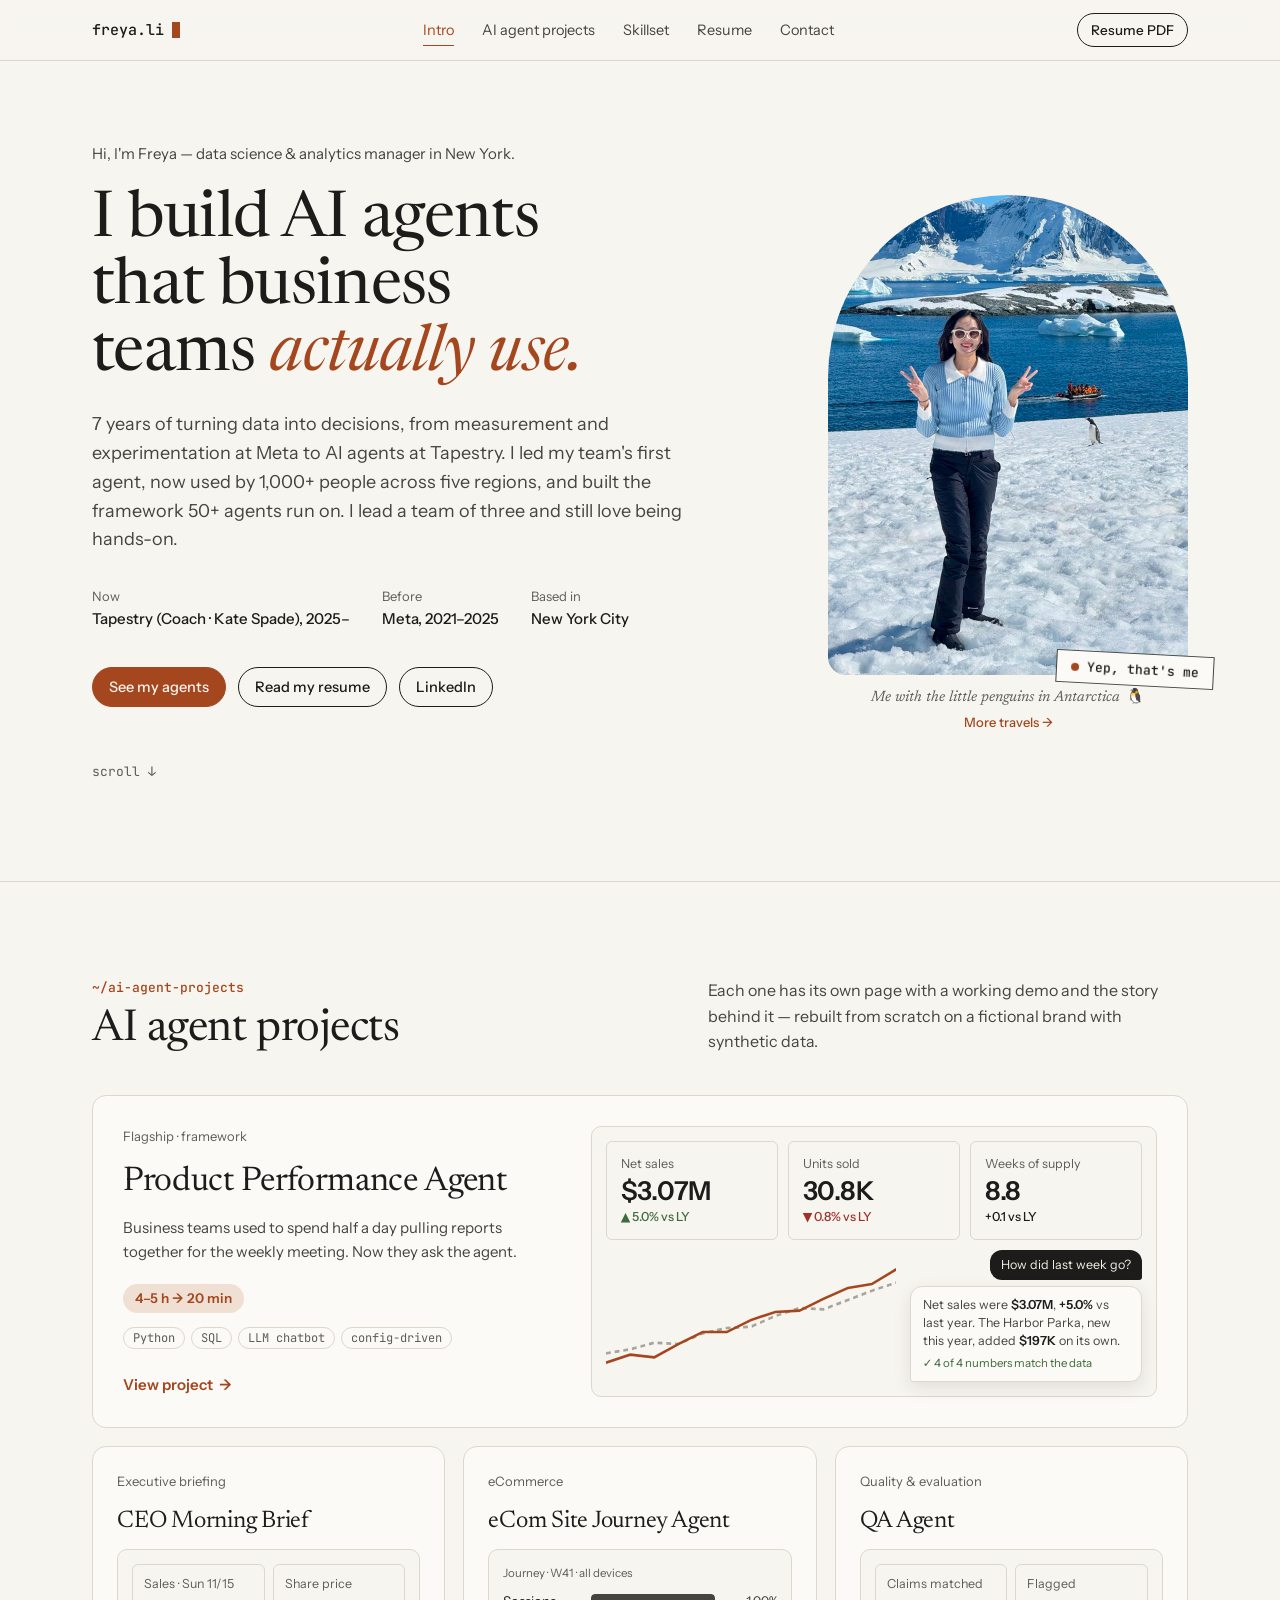
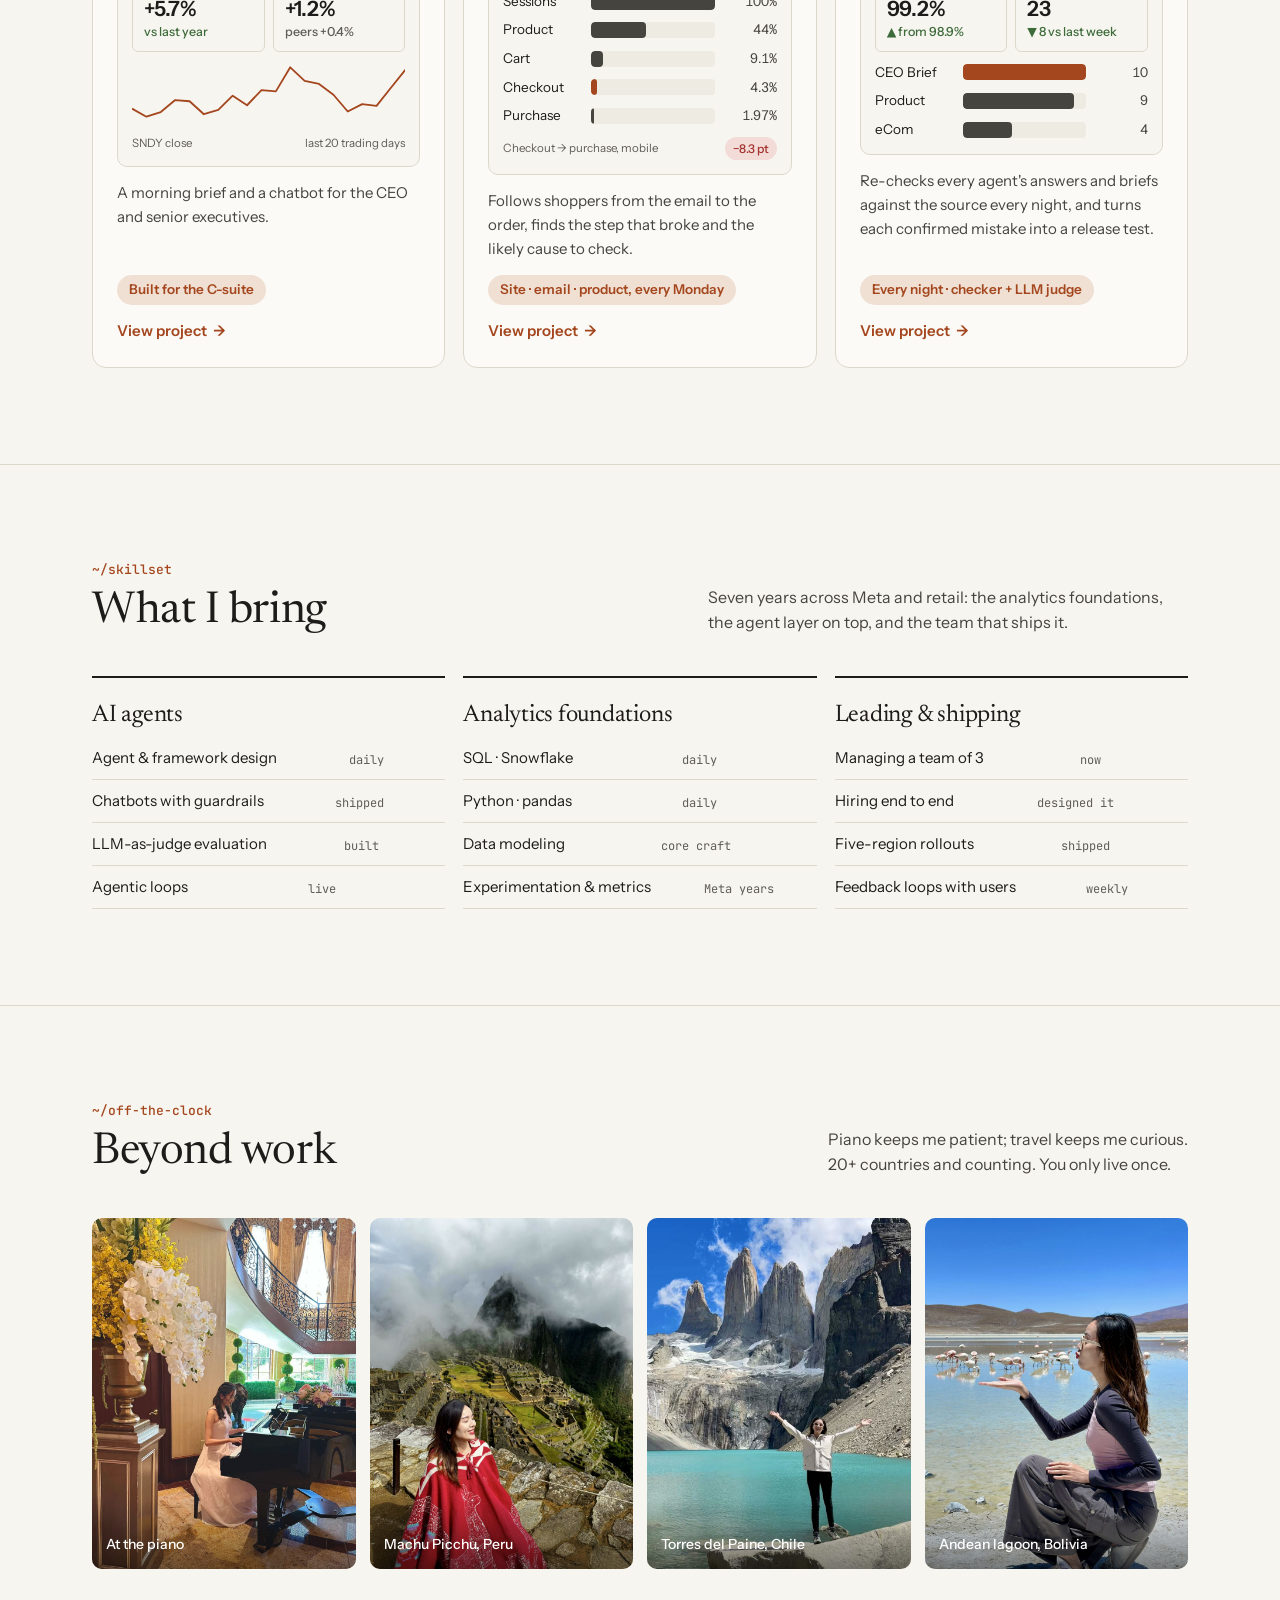
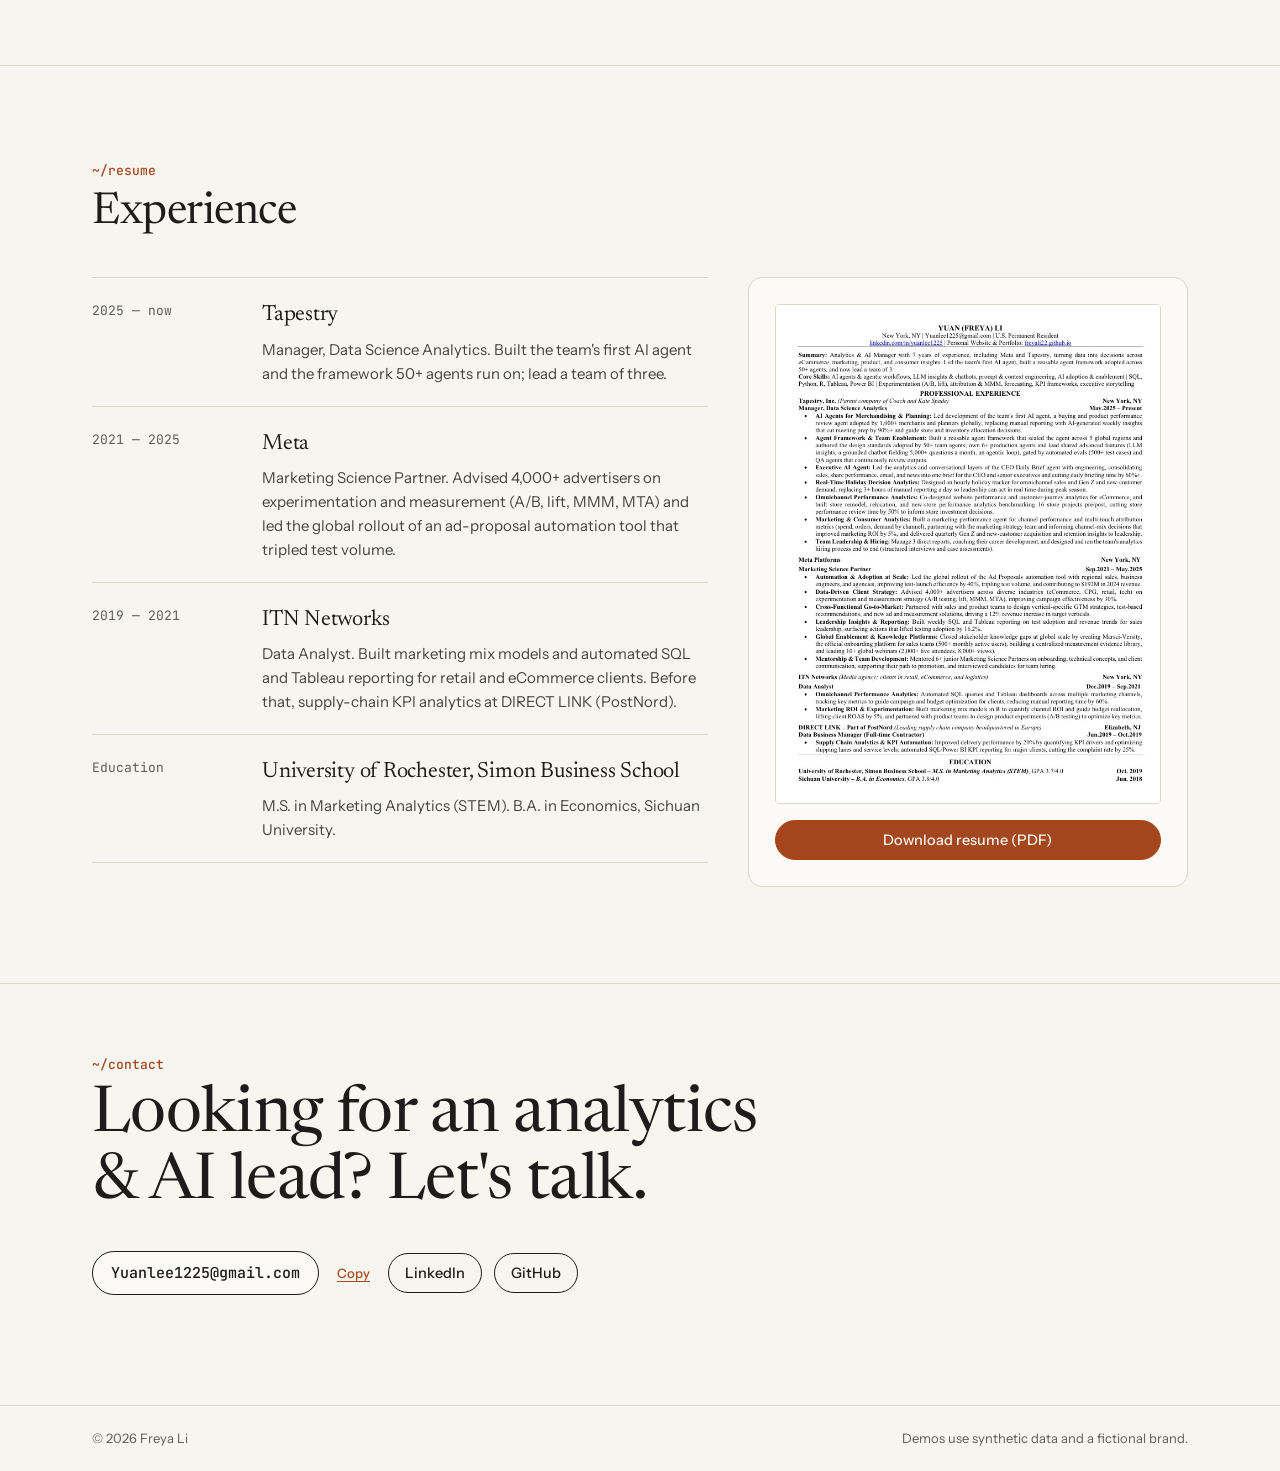
<file: index.html>
<!doctype html>
<html lang="en">
<head>
<meta charset="utf-8">
<meta name="viewport" content="width=device-width, initial-scale=1">
<meta name="robots" content="noindex, nofollow">
<title>Freya Li — AI agents that business teams actually use</title>
<meta name="description" content="Freya Li, data science & analytics manager in New York. I build AI agents that business teams actually use.">
<link rel="canonical" href="https://freyali22.github.io/">
<meta property="og:type" content="website">
<meta property="og:site_name" content="Freya Li">
<meta property="og:url" content="https://freyali22.github.io/">
<meta property="og:title" content="Freya Li — AI agents that business teams actually use">
<meta property="og:description" content="Data science &amp; analytics manager in New York. Four live agent demos: product performance, a CEO morning brief, eCom site journey, and a QA agent that checks them.">
<meta property="og:image" content="https://freyali22.github.io/assets/img/og.jpg">
<meta property="og:image:width" content="1200">
<meta property="og:image:height" content="630">
<meta property="og:image:alt" content="Freya Li in Antarctica, with the line: I build AI agents that business teams actually use">
<meta name="twitter:card" content="summary_large_image">
<meta name="twitter:title" content="Freya Li — AI agents that business teams actually use">
<meta name="twitter:description" content="Data science &amp; analytics manager in New York. Four live agent demos.">
<meta name="twitter:image" content="https://freyali22.github.io/assets/img/og.jpg">
<link rel="preconnect" href="https://fonts.googleapis.com">
<link rel="preconnect" href="https://fonts.gstatic.com" crossorigin>
<link href="https://fonts.googleapis.com/css2?family=Newsreader:opsz,wght@6..72,400;6..72,500&family=Instrument+Sans:wght@400;500;600&family=JetBrains+Mono:wght@400;500&display=swap" rel="stylesheet">
<link rel="stylesheet" href="assets/css/site.css">
<link rel="icon" href="favicon.svg" type="image/svg+xml">
<link rel="icon" href="favicon.ico" sizes="any">
<link rel="apple-touch-icon" href="apple-touch-icon.png">
</head>
<body>

<header class="nav">
  <div class="wrap">
    <a class="logo" href="#intro">freya.li<span class="cursor" aria-hidden="true"></span></a>
    <nav aria-label="Main"><ul>
      <li><a href="#intro">Intro</a></li>
      <li><a href="#agents">AI agent projects</a></li>
      <li><a href="#skills">Skillset</a></li>
      <li><a href="#resume">Resume</a></li>
      <li><a href="#contact">Contact</a></li>
    </ul></nav>
    <a class="btn sm" href="assets/docs/Freya-Li-Resume.pdf" target="_blank" rel="noopener">Resume PDF</a>
  </div>
</header>

<main>
<!-- INTRO: just me -->
<section class="hero" id="intro">
  <div class="wrap">
    <div>
      <p class="hello rise d1">Hi, I'm Freya — data science &amp; analytics manager in New York.</p>
      <h1 class="rise d2">I build AI agents that business teams <em>actually use.</em></h1>
      <p class="lede rise d3">7 years of turning data into decisions, from measurement and experimentation at Meta to AI agents at Tapestry. I led my team's first agent, now used by 1,000+ people across five regions, and built the framework 50+ agents run on. I lead a team of three and still love being hands-on.</p>
      <dl class="facts rise d3">
        <div><dt>Now</dt><dd>Tapestry (Coach · Kate Spade), 2025–</dd></div>
        <div><dt>Before</dt><dd>Meta, 2021–2025</dd></div>
        <div><dt>Based in</dt><dd>New York City</dd></div>
      </dl>
      <div class="ctas rise d4">
        <a class="btn solid" href="#agents">See my agents</a>
        <a class="btn" href="#resume">Read my resume</a>
        <a class="btn" href="https://www.linkedin.com/in/yuanlee1225" target="_blank" rel="noopener">LinkedIn</a>
      </div>
      <a class="scroll-cue rise d4" href="#agents">scroll <span aria-hidden="true">↓</span></a>
    </div>
    <figure class="portrait rise d2">
      <div class="photo"><img src="assets/img/freya-antarctica.jpg" alt="Freya on the snow in Antarctica, with a gentoo penguin behind her" width="720" height="960"></div>
      <figcaption><i></i>Yep, that's me</figcaption>
      <p class="portrait-note">Me with the little penguins in Antarctica <span class="emoji" aria-hidden="true">🐧</span><a class="more-travels" href="#beyond">More travels <span aria-hidden="true">→</span></a></p>
    </figure>
  </div>
</section>

<!-- AGENT PROJECTS -->
<section class="block" id="agents">
  <div class="wrap">
    <div class="sec-head">
      <div><div class="kicker">~/ai-agent-projects</div><h2>AI agent projects</h2></div>
      <p>Each one has its own page with a working demo and the story behind it — rebuilt from scratch on a fictional brand with synthetic data.</p>
    </div>

    <div class="agent-grid">
      <a class="acard feature" href="agents/product-performance/">
        <div style="display:flex;flex-direction:column;gap:14px;height:100%">
          <div class="cat">Flagship · framework</div>
          <h3>Product Performance Agent</h3>
          <p>Business teams used to spend half a day pulling reports together for the weekly meeting. Now they ask the agent.</p>
          <span class="metric">4–5 h → 20 min</span>
          <div class="tags"><span>Python</span><span>SQL</span><span>LLM chatbot</span><span>config-driven</span></div>
          <span class="go">View project <span aria-hidden="true">→</span></span>
        </div>
        <div class="thumb" aria-hidden="true">
          <div class="kpis">
            <div class="kpi"><div class="lab">Net sales</div><div class="val">$3.07M</div><div class="dl up">▲ 5.0% vs LY</div></div>
            <div class="kpi"><div class="lab">Units sold</div><div class="val">30.8K</div><div class="dl down">▼ 0.8% vs LY</div></div>
            <div class="kpi"><div class="lab">Weeks of supply</div><div class="val">8.8</div><div class="dl">+0.1 vs LY</div></div>
          </div>
          <div class="ppa-split">
            <svg viewBox="0 0 300 90" style="width:100%;height:120px" preserveAspectRatio="none">
              <polyline fill="none" stroke="#a8a59c" stroke-width="2" stroke-dasharray="5 4" points="0,73 25,70 50,65 75,66 100,58 125,54 150,53 175,45 200,39 225,40 250,33 275,26 300,20"/>
              <polyline fill="none" stroke="#a4471f" stroke-width="2" points="0,80 25,74 50,76 75,66 100,57 125,57 150,48 175,42 200,41 225,32 250,24 275,21 300,10"/>
            </svg>
            <div class="chat-pop">
              <div class="q">How did last week go?</div>
              <div class="a">Net sales were <b>$3.07M</b>, <b>+5.0%</b> vs last year. The Harbor Parka, new this year, added <b>$197K</b> on its own.<span class="chk">✓ 4 of 4 numbers match the data</span></div>
            </div>
          </div>
        </div>
      </a>

      <a class="acard" href="agents/ceo-brief/">
        <div class="cat">Executive briefing</div>
        <h3>CEO Morning Brief</h3>
        <div class="thumb" aria-hidden="true">
          <div class="kpis two">
            <div class="kpi"><div class="lab">Sales · Sun 11/15</div><div class="val">+5.7%</div><div class="dl up">vs last year</div></div>
            <div class="kpi"><div class="lab">Share price</div><div class="val">+1.2%</div><div class="dl">peers +0.4%</div></div>
          </div>
          <svg viewBox="0 0 300 70" class="spark" preserveAspectRatio="none">
            <polyline fill="none" stroke="#a4471f" stroke-width="2" stroke-linejoin="round" points="0,53.2 15.8,62 31.6,56.9 47.4,43.8 63.2,45.1 78.9,59.3 94.7,54.6 110.5,39 126.3,49.5 142.1,33 157.9,34.3 173.7,8 189.5,22.8 205.3,26.2 221.1,38 236.8,56.3 252.6,48.2 268.4,50.2 284.2,30.3 300,10.7"/>
          </svg>
          <div class="thumb-note"><span>SNDY close</span><span>last 20 trading days</span></div>
        </div>
        <p>A morning brief and a chatbot for the CEO and senior executives.</p>
        <span class="metric">Built for the C-suite</span>
        <span class="go">View project <span aria-hidden="true">→</span></span>
      </a>

      <a class="acard" href="agents/ecom-funnel/">
        <div class="cat">eCommerce</div>
        <h3>eCom Site Journey Agent</h3>
        <div class="thumb" aria-hidden="true">
          <div class="thumb-src">Journey · W41 · all devices</div>
          <div class="funnel tight">
            <div class="fstep"><span>Sessions</span><div class="bar"><i style="width:100%"></i></div><span>100%</span></div>
            <div class="fstep"><span>Product</span><div class="bar"><i style="width:44.2%"></i></div><span>44%</span></div>
            <div class="fstep"><span>Cart</span><div class="bar"><i style="width:9.1%"></i></div><span>9.1%</span></div>
            <div class="fstep hl"><span>Checkout</span><div class="bar"><i style="width:4.3%"></i></div><span>4.3%</span></div>
            <div class="fstep"><span>Purchase</span><div class="bar"><i style="width:2%"></i></div><span>1.97%</span></div>
          </div>
          <div class="thumb-note"><span>Checkout → purchase, mobile</span><span class="pill err">−8.3 pt</span></div>
        </div>
        <p>Follows shoppers from the email to the order, finds the step that broke and the likely cause to check.</p>
        <span class="metric">Site · email · product, every Monday</span>
        <span class="go">View project <span aria-hidden="true">→</span></span>
      </a>

      <a class="acard" href="agents/qa/">
        <div class="cat">Quality &amp; evaluation</div>
        <h3>QA Agent</h3>
        <div class="thumb" aria-hidden="true">
          <div class="kpis two">
            <div class="kpi"><div class="lab">Claims matched</div><div class="val">99.2%</div><div class="dl up">▲ from 98.9%</div></div>
            <div class="kpi"><div class="lab">Flagged</div><div class="val">23</div><div class="dl up">▼ 8 vs last week</div></div>
          </div>
          <div class="funnel tight" style="margin-top:10px">
            <div class="fstep hl"><span>CEO Brief</span><div class="bar"><i style="width:100%"></i></div><span>10</span></div>
            <div class="fstep"><span>Product</span><div class="bar"><i style="width:90%"></i></div><span>9</span></div>
            <div class="fstep"><span>eCom</span><div class="bar"><i style="width:40%"></i></div><span>4</span></div>
          </div>
        </div>
        <p>Re-checks every agent's answers and briefs against the source every night, and turns each confirmed mistake into a release test.</p>
        <span class="metric">Every night · checker + LLM judge</span>
        <span class="go">View project <span aria-hidden="true">→</span></span>
      </a>
    </div>
  </div>
</section>

<!-- SKILLSET -->
<section class="block" id="skills">
  <div class="wrap">
    <div class="sec-head">
      <div><div class="kicker">~/skillset</div><h2>What I bring</h2></div>
      <p>Seven years across Meta and retail: the analytics foundations, the agent layer on top, and the team that ships it.</p>
    </div>
    <div class="skills">
      <div class="skill"><h3>AI agents</h3><ul>
        <li>Agent &amp; framework design<small>daily</small></li>
        <li>Chatbots with guardrails<small>shipped</small></li>
        <li>LLM-as-judge evaluation<small>built</small></li>
        <li>Agentic loops<small>live</small></li>
      </ul></div>
      <div class="skill"><h3>Analytics foundations</h3><ul>
        <li>SQL · Snowflake<small>daily</small></li>
        <li>Python · pandas<small>daily</small></li>
        <li>Data modeling<small>core craft</small></li>
        <li>Experimentation &amp; metrics<small>Meta years</small></li>
      </ul></div>
      <div class="skill"><h3>Leading &amp; shipping</h3><ul>
        <li>Managing a team of 3<small>now</small></li>
        <li>Hiring end to end<small>designed it</small></li>
        <li>Five-region rollouts<small>shipped</small></li>
        <li>Feedback loops with users<small>weekly</small></li>
      </ul></div>
    </div>
  </div>
</section>

<!-- BEYOND WORK -->
<section class="block" id="beyond">
  <div class="wrap">
    <div class="sec-head">
      <div><div class="kicker">~/off-the-clock</div><h2>Beyond work</h2></div>
      <p>Piano keeps me patient; travel keeps me curious.<br>20+ countries and counting. You only live once.</p>
    </div>
    <div class="beyond">
      <figure class="ph"><img src="assets/img/beyond-piano.jpg" alt="Freya playing a grand piano" width="900" height="1200" loading="lazy"><figcaption>At the piano</figcaption></figure>
      <figure class="ph"><img src="assets/img/beyond-machu-picchu.jpg" alt="Freya above the ruins of Machu Picchu" width="900" height="1200" loading="lazy"><figcaption>Machu Picchu, Peru</figcaption></figure>
      <figure class="ph"><img src="assets/img/beyond-torres-del-paine.jpg" alt="Freya at the lagoon below the granite towers of Torres del Paine" width="896" height="1200" loading="lazy"><figcaption>Torres del Paine, Chile</figcaption></figure>
      <figure class="ph"><img src="assets/img/beyond-andes-flamingos.jpg" alt="Freya at a high Andean lagoon with flamingos in Bolivia" width="900" height="1200" loading="lazy"><figcaption>Andean lagoon, Bolivia</figcaption></figure>
    </div>
  </div>
</section>

<!-- RESUME -->
<section class="block" id="resume">
  <div class="wrap">
    <div class="sec-head"><div><div class="kicker">~/resume</div><h2>Experience</h2></div></div>
    <div class="resume">
      <div>
        <div class="job"><div class="when">2025 — now</div><div><h3>Tapestry</h3><p>Manager, Data Science Analytics. Built the team's first AI agent and the framework 50+ agents run on; lead a team of three.</p></div></div>
        <div class="job"><div class="when">2021 — 2025</div><div><h3>Meta</h3><p>Marketing Science Partner. Advised 4,000+ advertisers on experimentation and measurement (A/B, lift, MMM, MTA) and led the global rollout of an ad-proposal automation tool that tripled test volume.</p></div></div>
        <div class="job"><div class="when">2019 — 2021</div><div><h3>ITN Networks</h3><p>Data Analyst. Built marketing mix models and automated SQL and Tableau reporting for retail and eCommerce clients. Before that, supply-chain KPI analytics at DIRECT LINK (PostNord).</p></div></div>
        <div class="job"><div class="when">Education</div><div><h3>University of Rochester, Simon Business School</h3><p>M.S. in Marketing Analytics (STEM). B.A. in Economics, Sichuan University.</p></div></div>
      </div>
      <div class="pdf">
        <a class="sheet" href="assets/docs/Freya-Li-Resume.pdf" target="_blank" rel="noopener"><img src="assets/img/resume-preview.jpg" alt="Preview of Freya Li's one-page resume" width="695" height="900" loading="lazy"></a>
        <a class="btn solid" href="assets/docs/Freya-Li-Resume.pdf" download="Freya-Li-Resume.pdf">Download resume (PDF)</a>
      </div>
    </div>
  </div>
</section>

<!-- CONTACT -->
<section class="contact" id="contact">
  <div class="wrap">
    <div class="kicker">~/contact</div>
    <h2>Looking for an analytics &amp; AI lead? Let's talk.</h2>
    <div class="row">
      <a class="email" href="mailto:Yuanlee1225@gmail.com">Yuanlee1225@gmail.com</a>
      <button class="copy" type="button" data-copy="Yuanlee1225@gmail.com" aria-label="Copy email address">Copy</button>
      <a class="btn" href="https://www.linkedin.com/in/yuanlee1225" target="_blank" rel="noopener">LinkedIn</a>
      <a class="btn" href="https://github.com/Freyali22">GitHub</a>
    </div>
  </div>
</section>
</main>

<footer><div class="wrap"><span>© 2026 Freya Li</span><span>Demos use synthetic data and a fictional brand.</span></div></footer>
<script src="assets/js/site.js"></script>
</body>
</html>
</file>
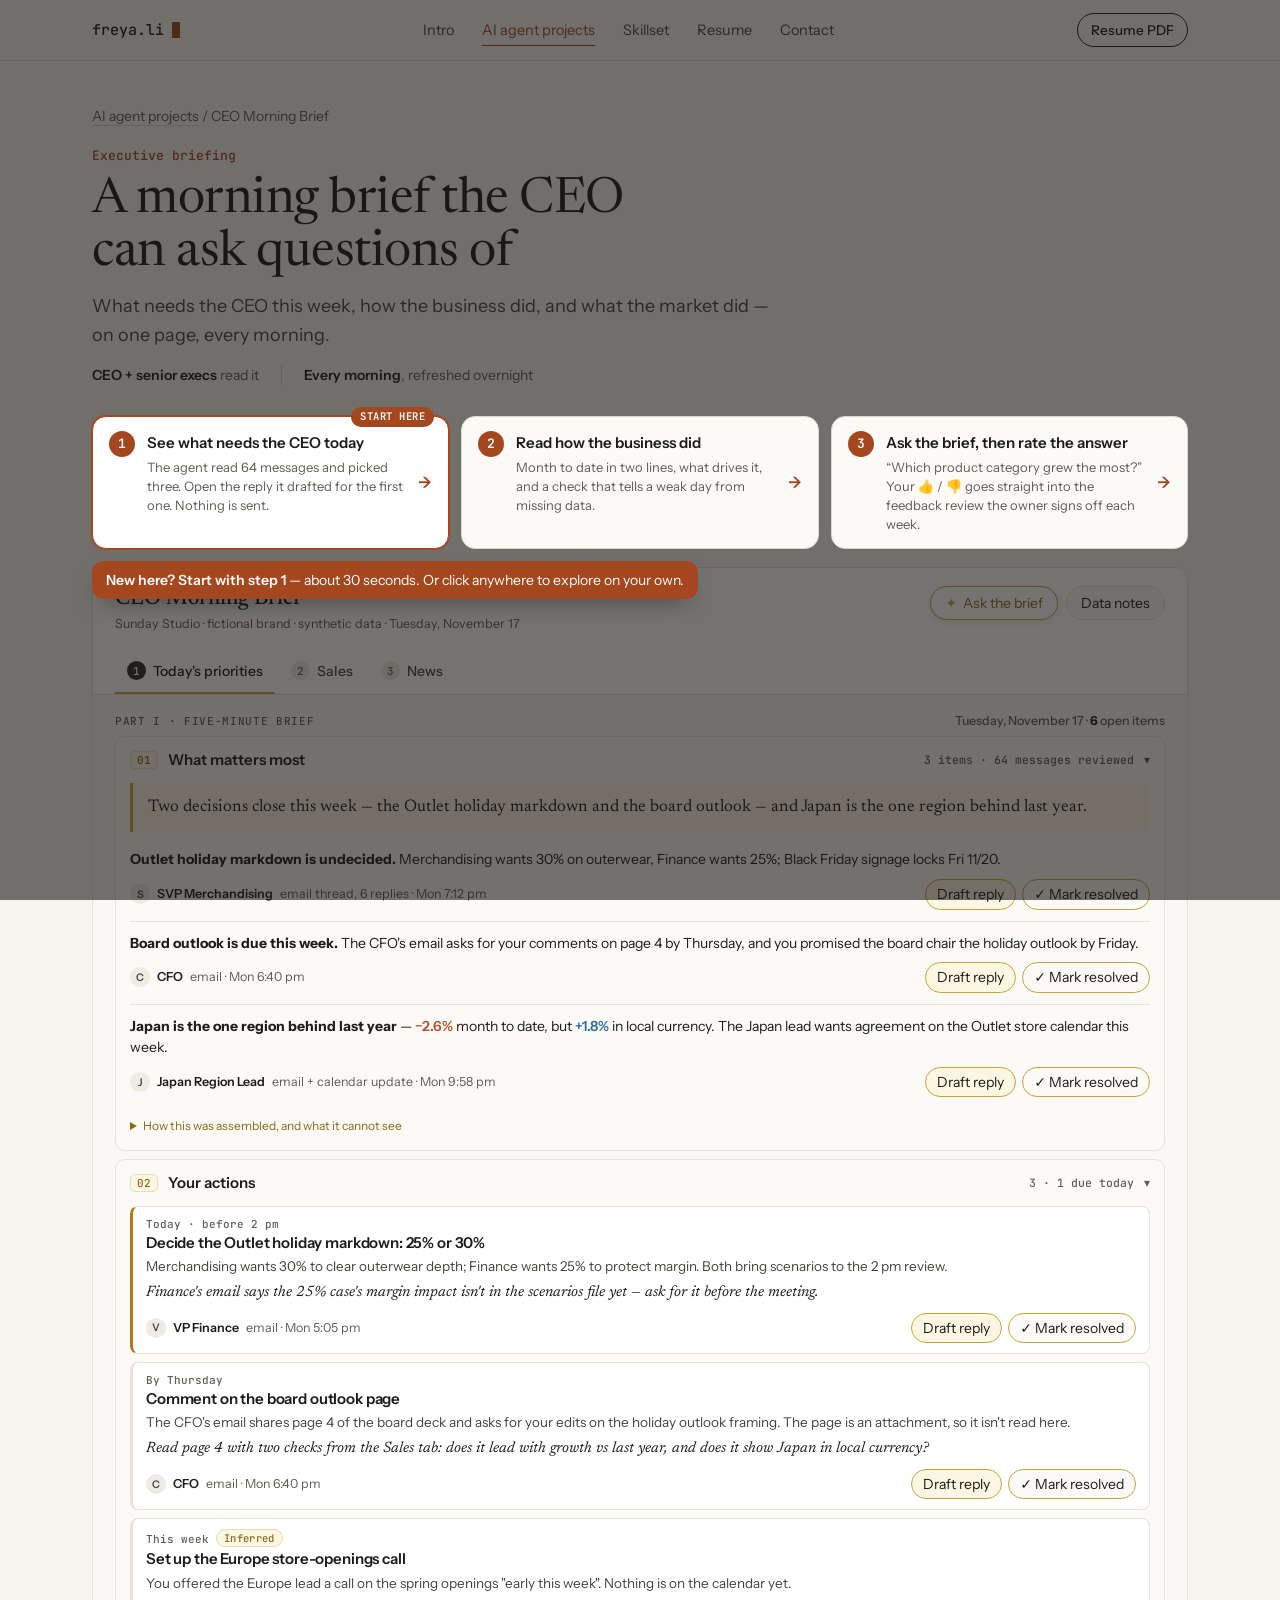
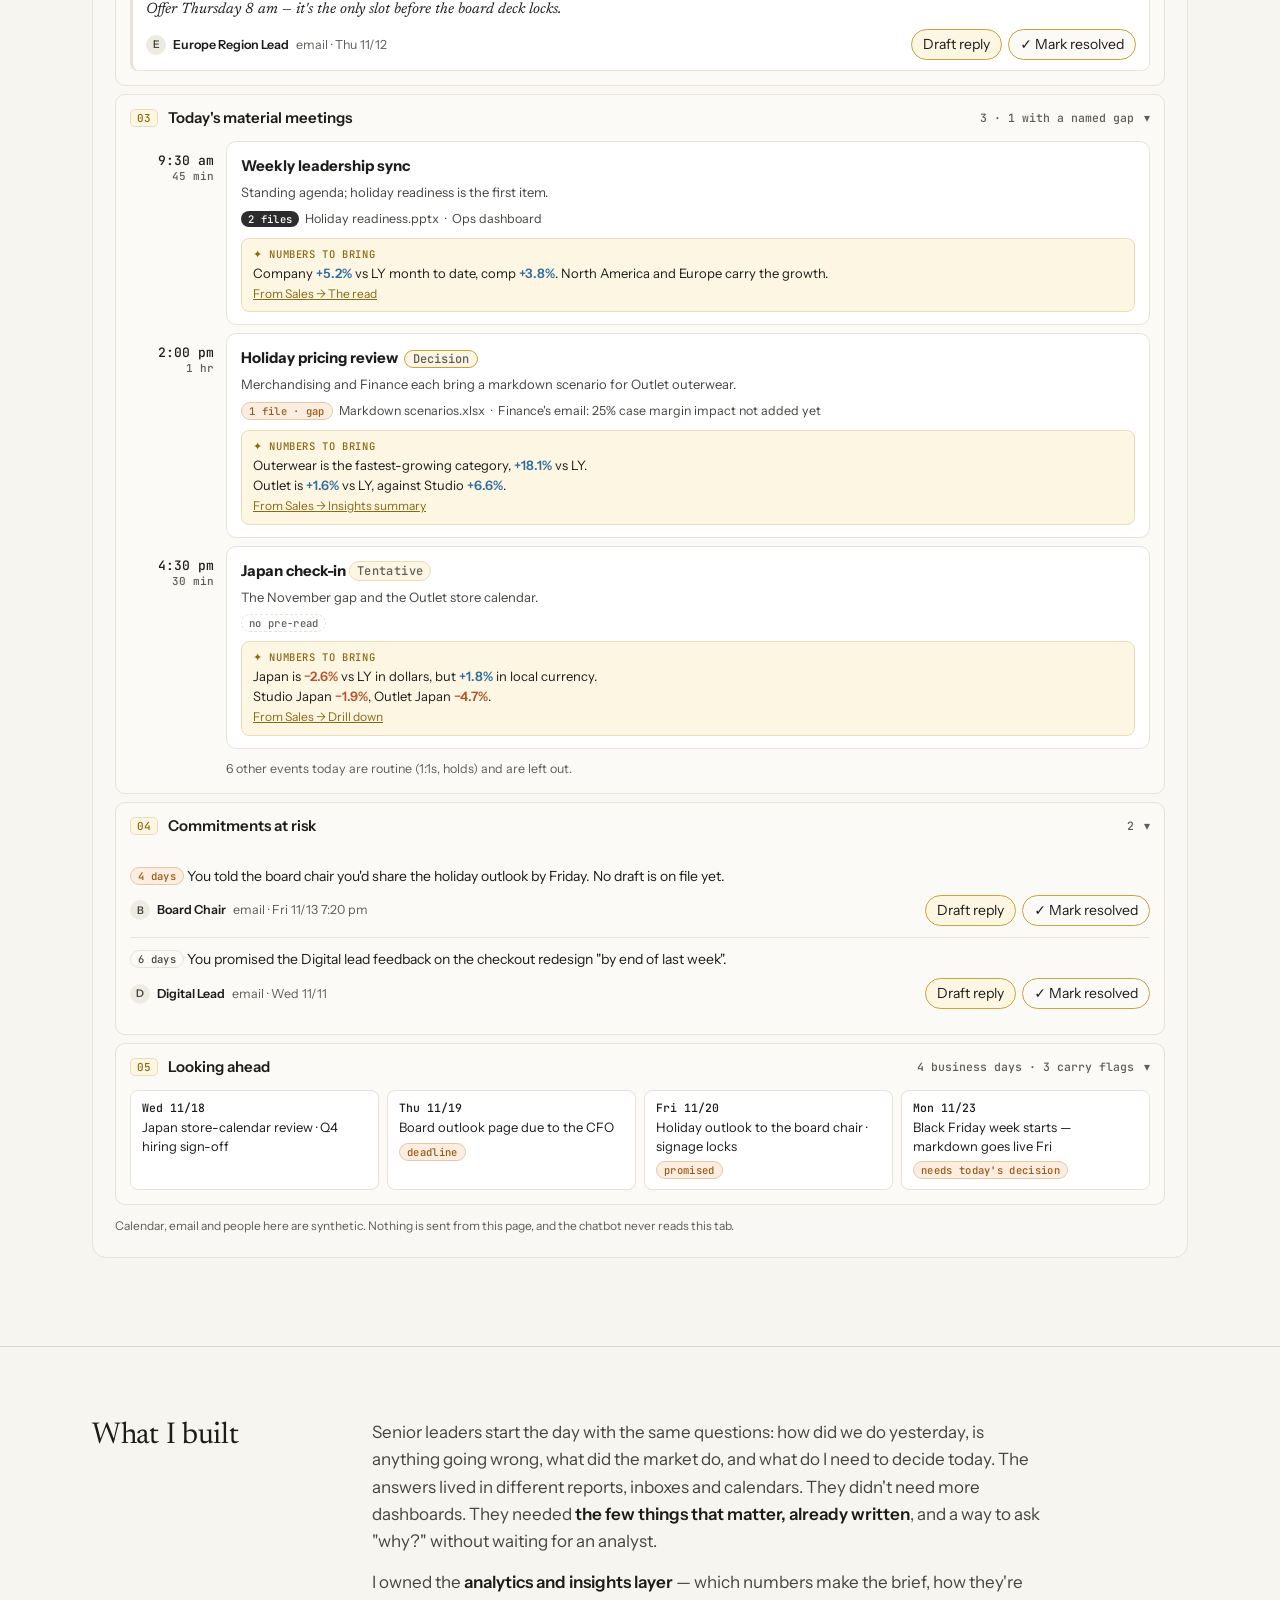
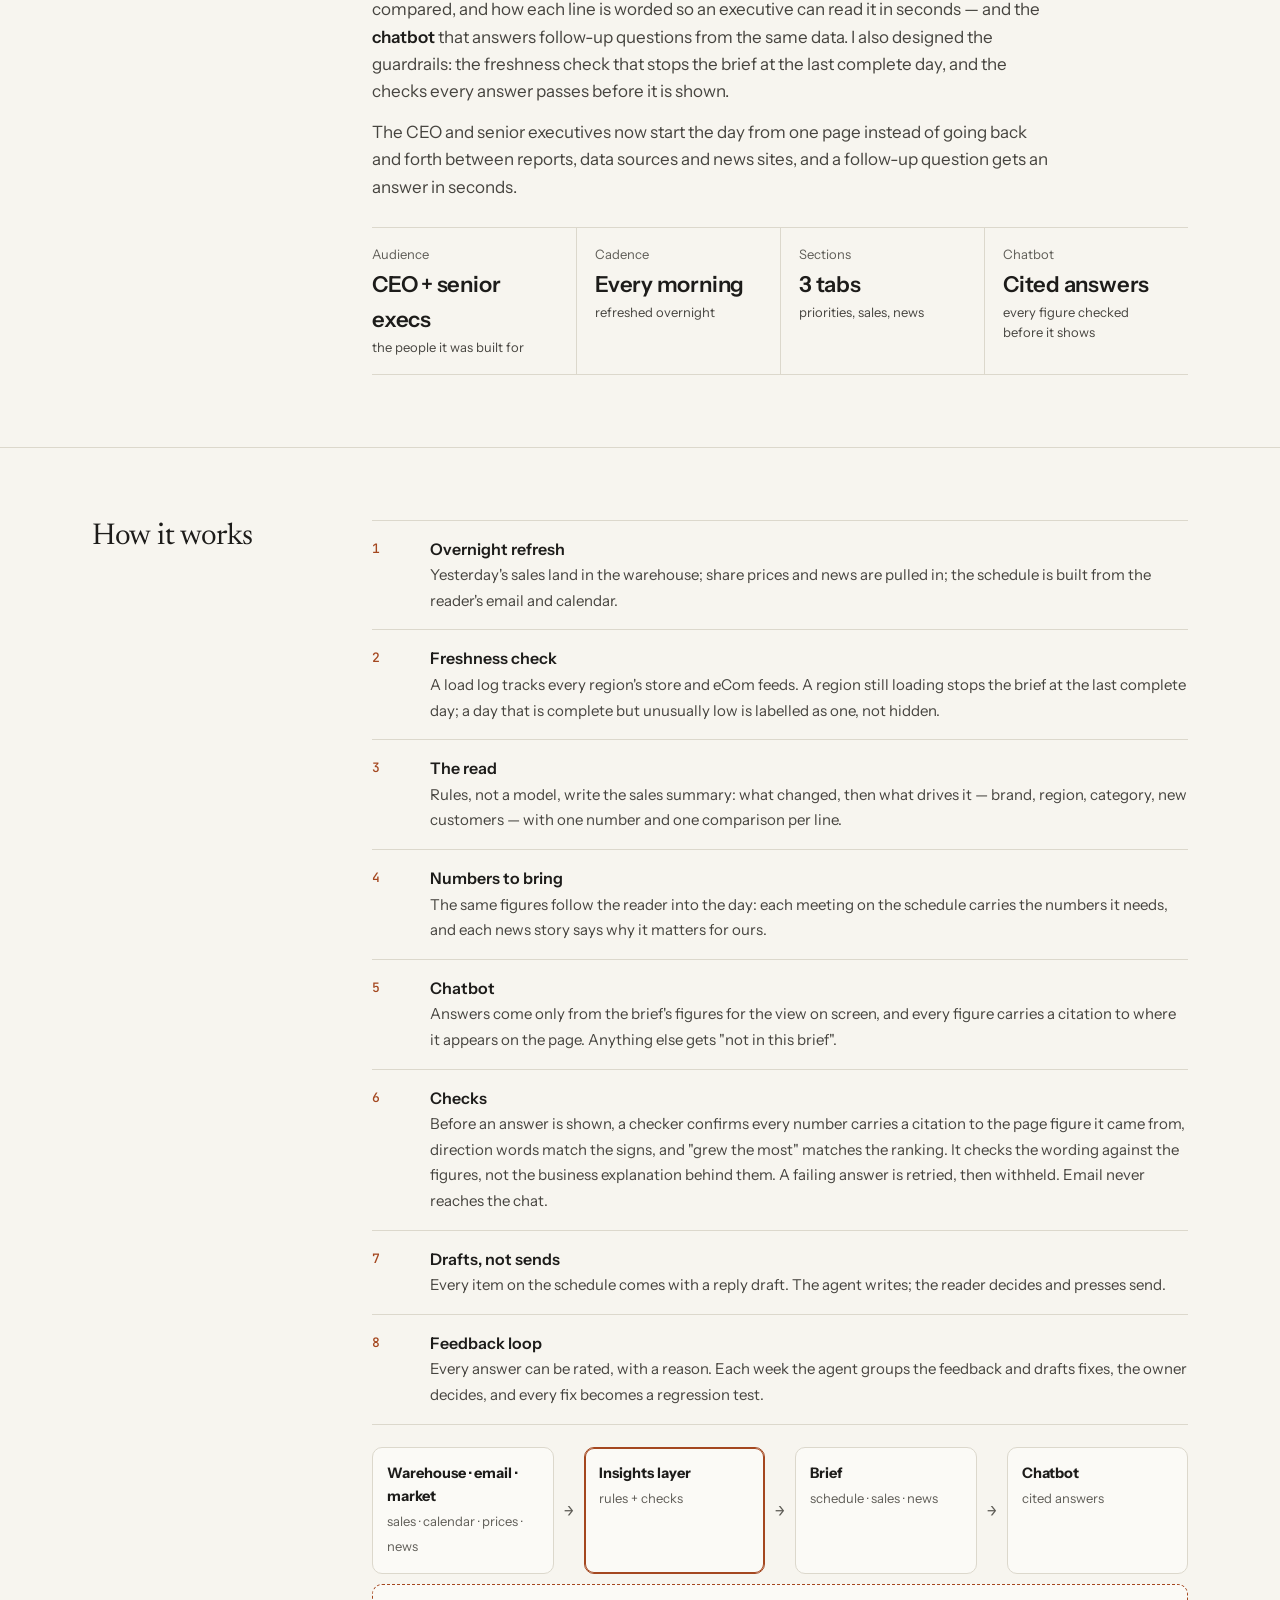
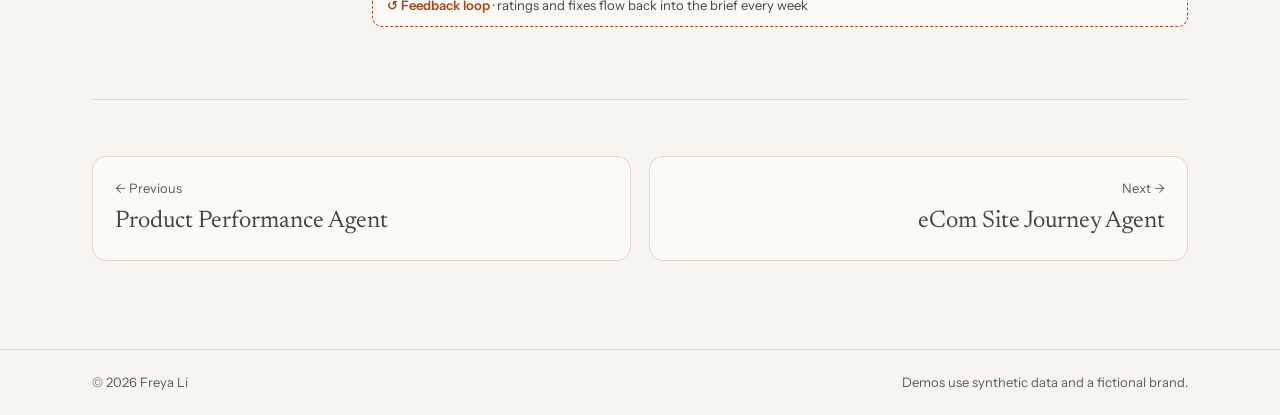
<file: agents/ceo-brief/index.html>
<!doctype html>
<html lang="en">
<head>
<meta charset="utf-8">
<meta name="viewport" content="width=device-width, initial-scale=1">
<meta name="robots" content="noindex, nofollow">
<title>CEO Morning Brief — Freya Li</title>
<meta name="description" content="A live demo: the morning brief for a CEO and senior executives — priorities, sales, news and share price, plus a chat that answers only from the brief. Synthetic data.">
<meta property="og:type" content="website">
<meta property="og:site_name" content="Freya Li">
<meta property="og:url" content="https://freyali22.github.io/agents/ceo-brief/">
<meta property="og:title" content="CEO Morning Brief — Freya Li">
<meta property="og:description" content="A live demo: the morning brief for a CEO and senior executives — priorities, sales, news and share price, plus a chat that answers only from the brief. Synthetic data.">
<meta property="og:image" content="https://freyali22.github.io/assets/img/og.jpg">
<meta property="og:image:width" content="1200">
<meta property="og:image:height" content="630">
<meta name="twitter:card" content="summary_large_image">
<meta name="twitter:image" content="https://freyali22.github.io/assets/img/og.jpg">
<link rel="preconnect" href="https://fonts.googleapis.com">
<link rel="preconnect" href="https://fonts.gstatic.com" crossorigin>
<link href="https://fonts.googleapis.com/css2?family=Newsreader:opsz,wght@6..72,400;6..72,500&family=Instrument+Sans:wght@400;500;600&family=JetBrains+Mono:wght@400;500&display=swap" rel="stylesheet">
<link rel="stylesheet" href="../../assets/css/site.css">
<link rel="stylesheet" href="../product-performance/app.css">
<link rel="stylesheet" href="ceo.css">
</head>
<body>
<header class="nav">
  <div class="wrap">
    <a class="logo" href="../../">freya.li<span class="cursor" aria-hidden="true"></span></a>
    <nav aria-label="Main"><ul>
      <li><a href="../../#intro">Intro</a></li>
      <li><a class="active" href="../../#agents">AI agent projects</a></li>
      <li><a href="../../#skills">Skillset</a></li>
      <li><a href="../../#resume">Resume</a></li>
      <li><a href="../../#contact">Contact</a></li>
    </ul></nav>
    <a class="btn sm" href="../../#resume">Resume PDF</a>
  </div>
</header>

<main>
<section class="page-head compact">
  <div class="wrap">
    <div class="crumb"><a href="../../#agents">AI agent projects</a> / CEO Morning Brief</div>
    <div class="kicker">Executive briefing</div>
    <h1>A morning brief the CEO can ask questions of</h1>
    <p class="lede">What needs the CEO this week, how the business did, and what the market did — on one page, every morning.</p>
    <p class="proof"><span><b>CEO + senior execs</b> read it</span><span><b>Every morning</b>, refreshed overnight</span></p>
  </div>
</section>

<section class="try">
  <div class="wrap">
    <div class="try-root">
    <ol class="try-steps" aria-label="Three things to try">
      <li><button type="button" data-step="1"><i>1</i><span><b>See what needs the CEO today</b><small>The agent read 64 messages and picked three. Open the reply it drafted for the first one. Nothing is sent.</small></span><em aria-hidden="true">→</em></button></li>
      <li><button type="button" data-step="sales"><i>2</i><span><b>Read how the business did</b><small>Month to date in two lines, what drives it, and a check that tells a weak day from missing data.</small></span><em aria-hidden="true">→</em></button></li>
      <li><button type="button" data-step="2"><i>3</i><span><b>Ask the brief, then rate the answer</b><small>“Which product category grew the most?” Your 👍 / 👎 goes straight into the feedback review the owner signs off each week.</small></span><em aria-hidden="true">→</em></button></li>
    </ol>

    <div class="ppa ceo" id="ceo" data-base=".">
      <div class="ppa-head">
        <div class="ppa-top">
          <div class="ppa-title"><b>CEO Morning Brief</b><span>Sunday Studio · fictional brand · synthetic data · Tuesday, November 17</span></div>
          <div class="ppa-actions">
            <button type="button" class="ppa-btn dark" data-ask><span class="spk">✦</span> Ask the brief</button>
            <button type="button" class="ppa-btn" data-notes aria-haspopup="dialog">Data notes</button>
          </div>
        </div>
        <div class="ppa-tabs" role="tablist" aria-label="Brief sections">
          <button type="button" role="tab" aria-selected="true" data-tab="sched"><i>1</i>Today's priorities</button>
          <button type="button" role="tab" aria-selected="false" data-tab="sales"><i>2</i>Sales</button>
          <button type="button" role="tab" aria-selected="false" data-tab="news"><i>3</i>News</button>
        </div>
      </div>
      <div class="ppa-body">
        <div class="ppa-panel" role="tabpanel"><div class="ppa-card">Loading…</div></div>
      </div>

      <div class="ppa-notes" role="region" aria-label="Data notes">
        <h4>Data notes</h4>
        <ul>
          <li>Synthetic data from a seeded Python script, for a fictional brand: daily net sales, comp, gross margin and new customers by brand and region, this year and last year (same weekdays, 364 days earlier), plus two weeks of product and customer data.</li>
          <li><b>Freshness.</b> A load log records, for every day, brand and region, how many store and eCom feeds were expected, how many arrived and when the last one landed. The brief stops at the last day with every feed in. Separately, a region-day below 70% of its normal ratio to last year and more than $25K short is marked unusually low: a signal to look at, not a sign of missing data.</li>
          <li><b>The read</b> is written by rules, not a model: growth vs last year first, regions by their contribution to growth, moves under half a point called "in line". It always reads month to date and follows the brand and region filters.</li>
          <li><b>Contribution</b> = a row's change ÷ the scope's last-year sales, so rows add up to the total. Japan also shows growth in local currency.</li>
          <li><b>Chatbot.</b> Answers to the four suggested questions are built in the browser from the facts of the view you have selected, then checked before they are shown. In production a language model writes the answer and the same checks run on it; this public page has no model, because it can't safely hold an API key.</li>
          <li><b>Schedule.</b> Calendar, email and people are synthetic. "Mark resolved" is kept in this browser; drafts are never sent.</li>
          <li><b>Feedback review</b> shows what the owner sees each week: ratings and reasons grouped into themes, with a suggested fix for each. The week is synthetic; your own 👍 / 👎 are added to it and stay in this browser.</li>
        </ul>
      </div>

      <aside class="ppa-chat" aria-label="Ask the brief" aria-hidden="true">
        <div class="ppa-chat-h"><div><span class="spk">✦</span> <b>Ask the brief</b><small>Answers from this brief only</small><button type="button" class="ppa-fbr-link" data-fbr-open><span class="ic" aria-hidden="true">↺</span>Feedback review<span class="n">Owner view</span></button></div><div class="ppa-chat-btns"><button type="button" class="ppa-clear" data-reset title="Clear the conversation" aria-label="Clear the conversation">⟳ Clear</button><button type="button" class="ppa-x" aria-label="Close">×</button></div></div>
        <div class="ppa-log" aria-live="polite"></div>
        <form class="ppa-input" autocomplete="off"><input type="text" name="q" maxlength="200" placeholder="Ask about any figure, date or section of this brief" aria-label="Ask the brief a question"><button type="submit" aria-label="Send">↑</button></form>
        <div class="cfoot">Grounded in this brief only · questions, answers and your feedback are recorded so the brief can be improved</div>
      </aside>
      <div class="ceo-tip" hidden></div>

      <div class="ins-modal" role="dialog" aria-modal="true" aria-labelledby="ceo-fbr-title" hidden>
        <div class="ins-back" data-ins-x></div>
        <div class="ins-sheet">
          <div class="ins-top">
            <div class="ins-ttl"><span class="spk">↺</span> <b id="ceo-fbr-title">Feedback review</b><small>Drafted by the agent every Monday · W46 · you decide</small></div>
            <button type="button" class="ins-x" data-ins-x aria-label="Close Feedback review">×</button>
          </div>
          <div class="ins-scroll"></div>
        </div>
      </div>
    </div>
    </div>
  </div>
</section>



<section class="story-sec">
  <div class="wrap grid">
    <h2>What I built</h2>
    <div class="prose">
      <p>Senior leaders start the day with the same questions: how did we do yesterday, is anything going wrong, what did the market do, and what do I need to decide today. The answers lived in different reports, inboxes and calendars. They didn't need more dashboards. They needed <b>the few things that matter, already written</b>, and a way to ask "why?" without waiting for an analyst.</p>
      <p>I owned the <b>analytics and insights layer</b> — which numbers make the brief, how they're compared, and how each line is worded so an executive can read it in seconds — and the <b>chatbot</b> that answers follow-up questions from the same data. I also designed the guardrails: the freshness check that stops the brief at the last complete day, and the checks every answer passes before it is shown.</p>
      <p>The CEO and senior executives now start the day from one page instead of going back and forth between reports, data sources and news sites, and a follow-up question gets an answer in seconds.</p>
      <dl class="meta">
        <div><dt>Audience</dt><dd>CEO + senior execs<small>the people it was built for</small></dd></div>
        <div><dt>Cadence</dt><dd>Every morning<small>refreshed overnight</small></dd></div>
        <div><dt>Sections</dt><dd>3 tabs<small>priorities, sales, news</small></dd></div>
        <div><dt>Chatbot</dt><dd>Cited answers<small>every figure checked before it shows</small></dd></div>
      </dl>
    </div>
  </div>
</section>

<section class="story-sec">
  <div class="wrap grid">
    <h2>How it works</h2>
    <div>
      <ol class="steps">
        <li><div><b>Overnight refresh</b><span>Yesterday's sales land in the warehouse; share prices and news are pulled in; the schedule is built from the reader's email and calendar.</span></div></li>
        <li><div><b>Freshness check</b><span>A load log tracks every region's store and eCom feeds. A region still loading stops the brief at the last complete day; a day that is complete but unusually low is labelled as one, not hidden.</span></div></li>
        <li><div><b>The read</b><span>Rules, not a model, write the sales summary: what changed, then what drives it — brand, region, category, new customers — with one number and one comparison per line.</span></div></li>
        <li><div><b>Numbers to bring</b><span>The same figures follow the reader into the day: each meeting on the schedule carries the numbers it needs, and each news story says why it matters for ours.</span></div></li>
        <li><div><b>Chatbot</b><span>Answers come only from the brief's figures for the view on screen, and every figure carries a citation to where it appears on the page. Anything else gets "not in this brief".</span></div></li>
        <li><div><b>Checks</b><span>Before an answer is shown, a checker confirms every number carries a citation to the page figure it came from, direction words match the signs, and "grew the most" matches the ranking. It checks the wording against the figures, not the business explanation behind them. A failing answer is retried, then withheld. Email never reaches the chat.</span></div></li>
        <li><div><b>Drafts, not sends</b><span>Every item on the schedule comes with a reply draft. The agent writes; the reader decides and presses send.</span></div></li>
        <li><div><b>Feedback loop</b><span>Every answer can be rated, with a reason. Each week the agent groups the feedback and drafts fixes, the owner decides, and every fix becomes a regression test.</span></div></li>
      </ol>
      <div class="arch" aria-label="Architecture">
        <div class="box"><b>Warehouse · email · market</b><span>sales · calendar · prices · news</span></div><span class="arr">→</span>
        <div class="box hl"><b>Insights layer</b><span>rules + checks</span></div><span class="arr">→</span>
        <div class="box"><b>Brief</b><span>schedule · sales · news</span></div><span class="arr">→</span>
        <div class="box"><b>Chatbot</b><span>cited answers</span></div>
      </div>
      <div class="arch-back"><span aria-hidden="true">↺</span> <b>Feedback loop</b> · ratings and fixes flow back into the brief every week</div>
    </div>
  </div>
</section>


<div class="wrap">
  <nav class="pager" aria-label="More agents">
    <a href="../product-performance/"><small>← Previous</small><b>Product Performance Agent</b></a>
    <a class="next" href="../ecom-funnel/"><small>Next →</small><b>eCom Site Journey Agent</b></a>
  </nav>
</div>
</main>

<footer><div class="wrap"><span>© 2026 Freya Li</span><span>Demos use synthetic data and a fictional brand.</span></div></footer>
<script src="../../assets/js/site.js"></script>
<script src="ceo.js"></script>
<script src="../product-performance/try.js"></script>
<script>
TrySteps({ root: '#ceo', rateReview: true, done: { 1: '[data-draft]', sales: '[data-tab="sales"]', 2: '.ppa-sugtop [data-i]' },
  steps: { sales: async ctx => { const t = ctx.q('[data-tab="sales"]'); if (t.getAttribute('aria-selected') !== 'true') t.click(); } },
  one: async ctx => { const t = ctx.q('[data-tab="sched"]'); if (t.getAttribute('aria-selected') !== 'true') { t.click(); await ctx.wait(200); } const d = ctx.q('.sx .it [data-draft]'); if (d && d.getAttribute('aria-expanded') !== 'true') d.click(); if (d) d.closest('.it').scrollIntoView({ block: 'center' }); },
  ask: async ctx => { await ctx.openChat(); const b = ctx.q('.ppa-sugtop [data-i="0"]:not([disabled])'); if (b) b.click(); } });
</script>
</body>
</html>
</file>
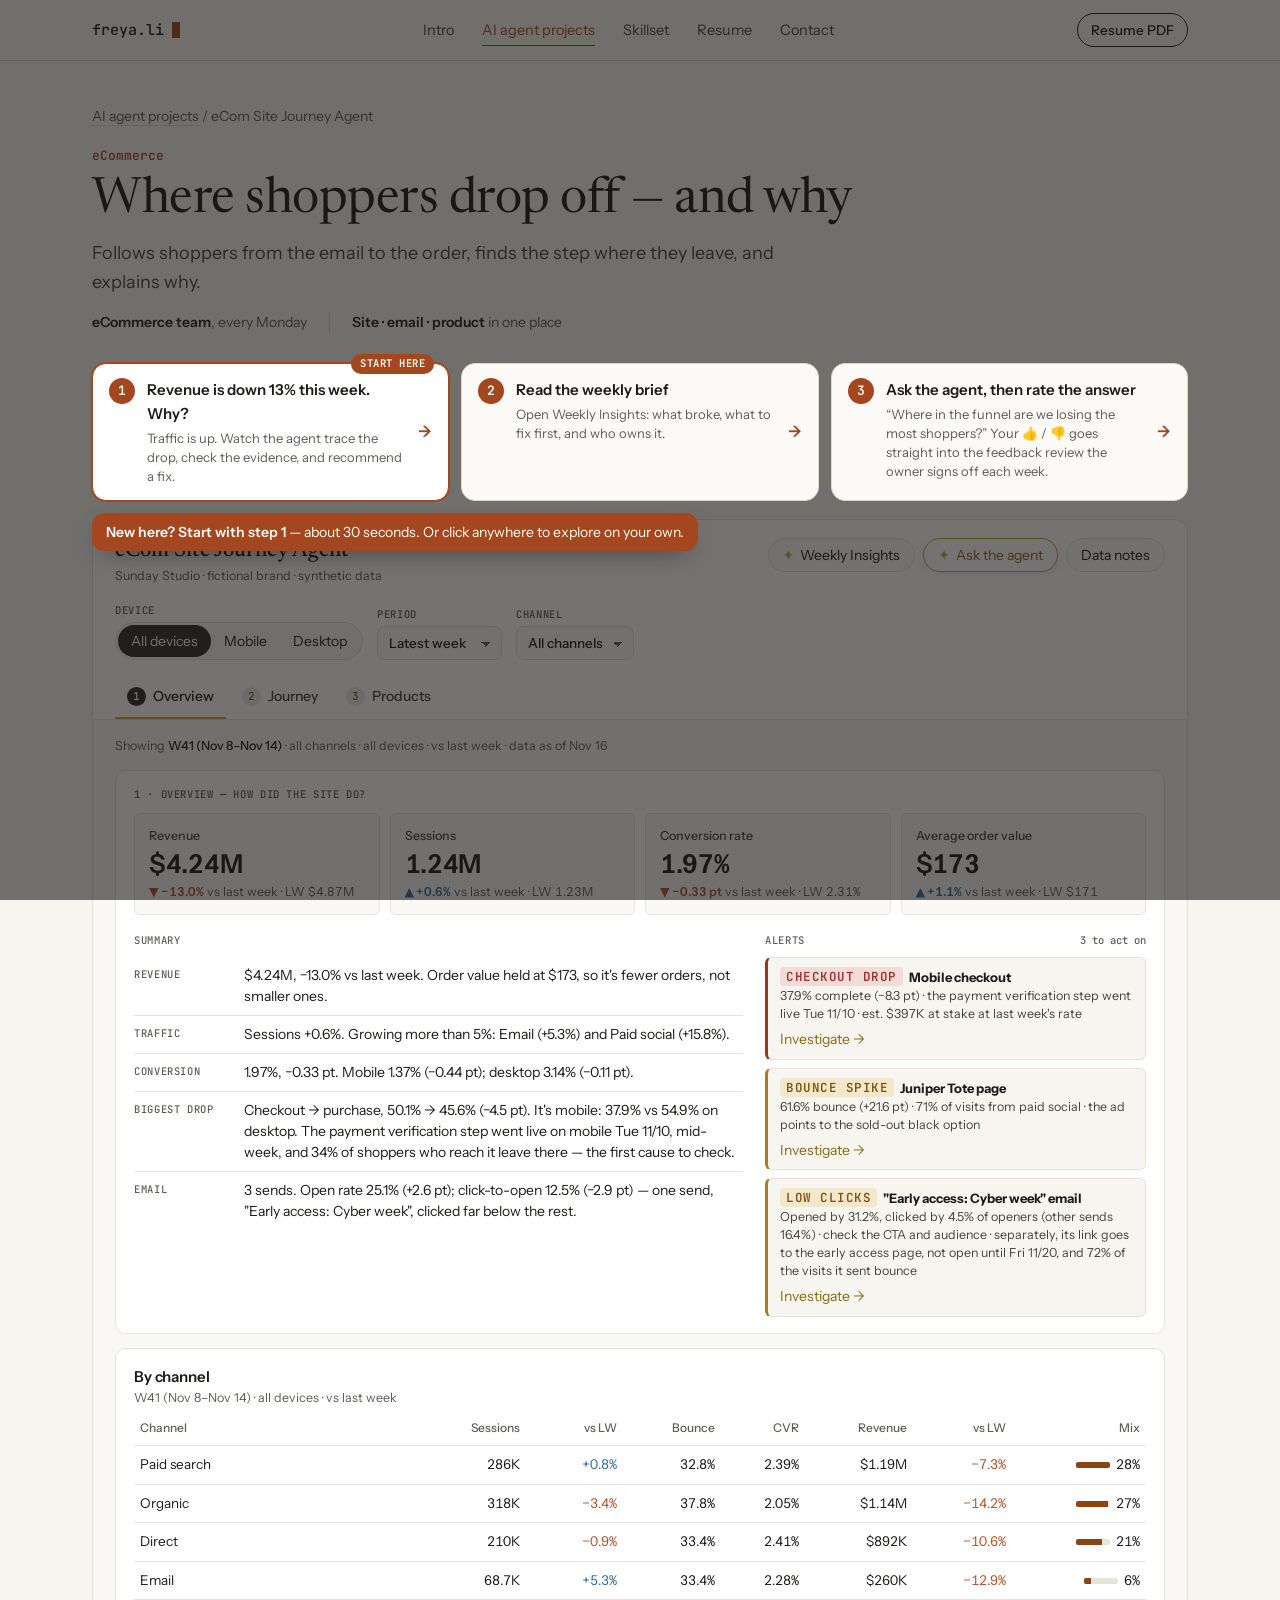
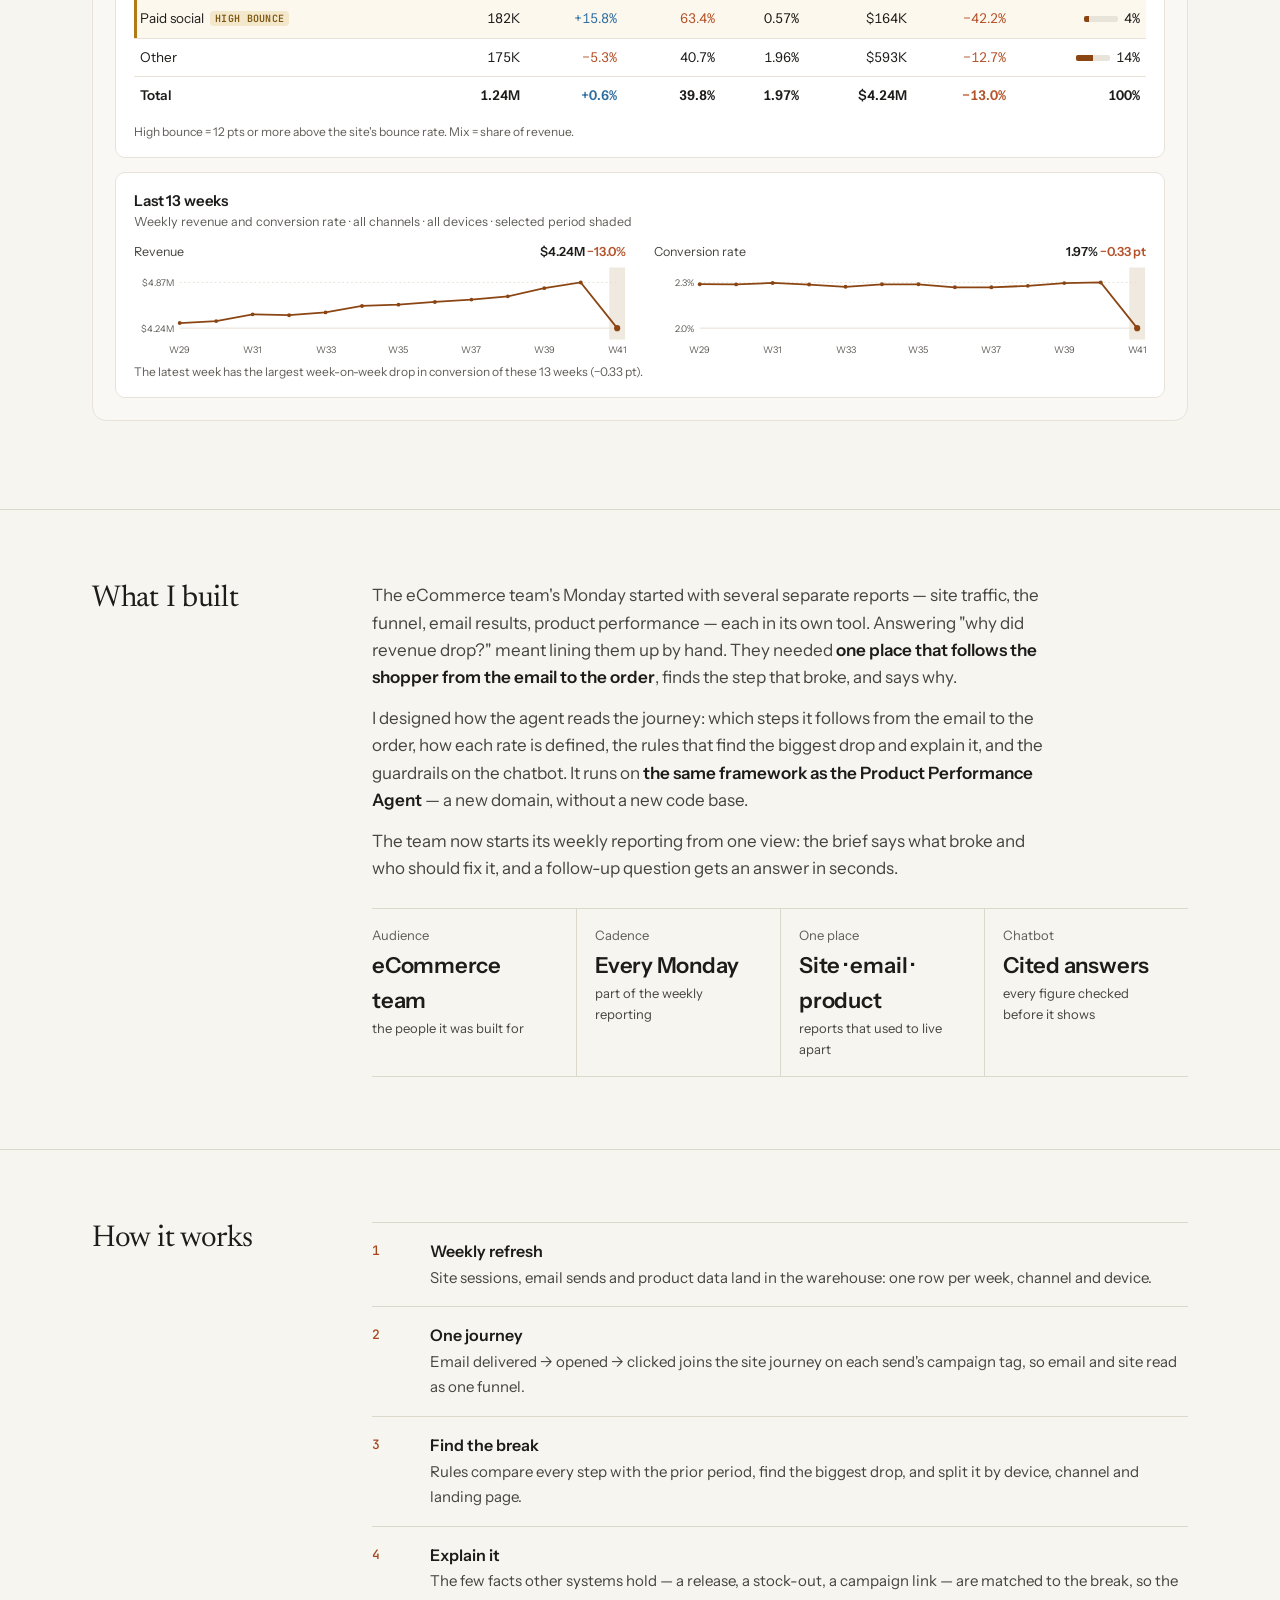
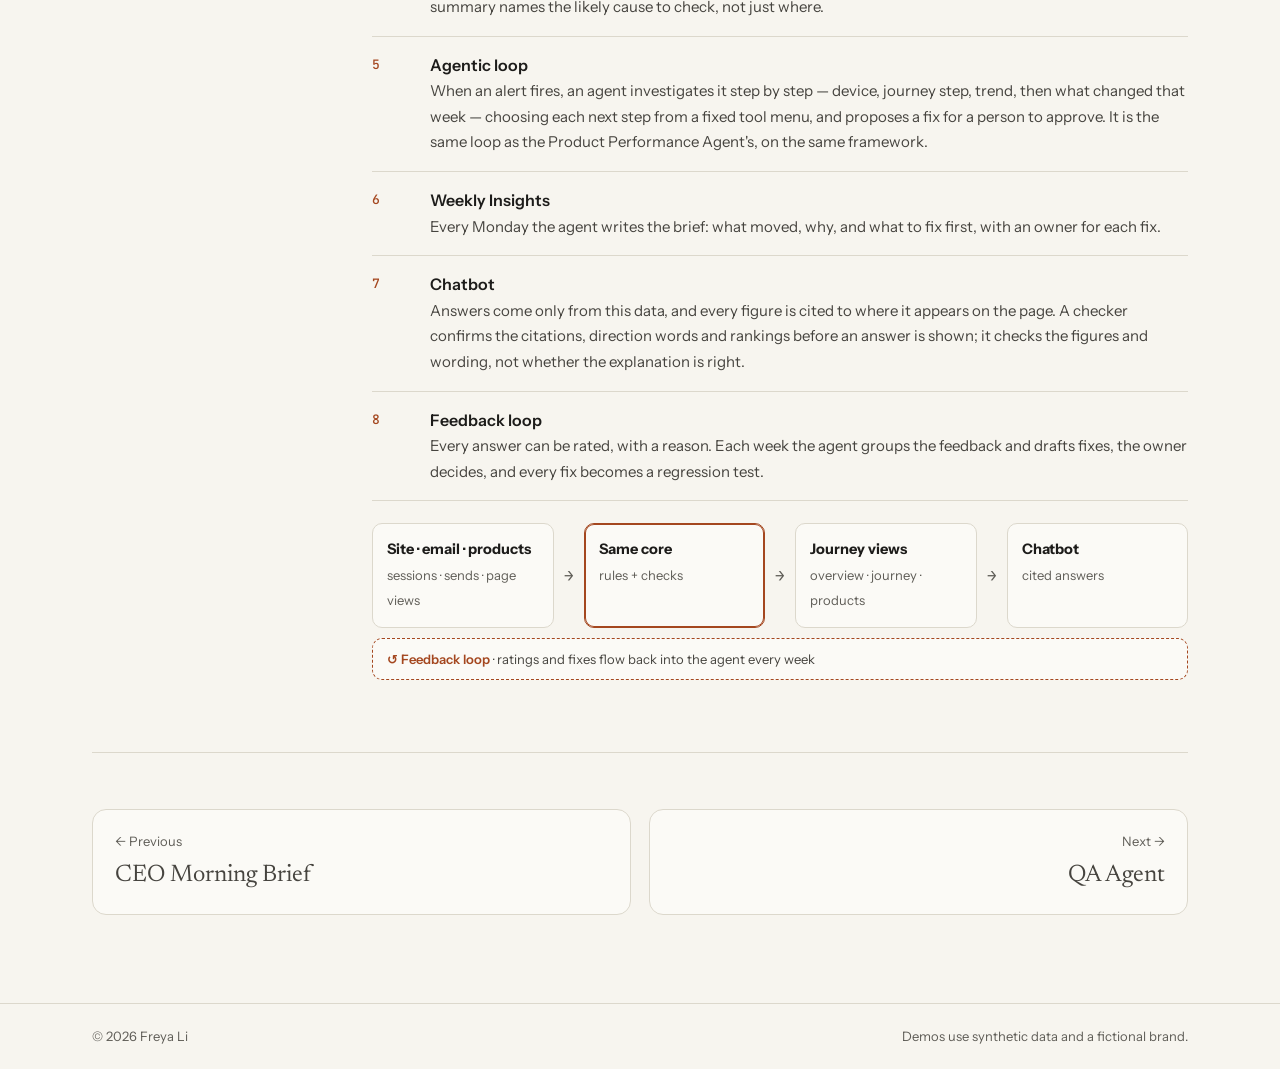
<file: agents/ecom-funnel/index.html>
<!doctype html>
<html lang="en">
<head>
<meta charset="utf-8">
<meta name="viewport" content="width=device-width, initial-scale=1">
<meta name="robots" content="noindex, nofollow">
<title>eCom Site Journey Agent — Freya Li</title>
<meta name="description" content="A live demo: follows shoppers from the email to the order, finds the step that broke, and says why. Synthetic data, fictional brand.">
<meta property="og:type" content="website">
<meta property="og:site_name" content="Freya Li">
<meta property="og:url" content="https://freyali22.github.io/agents/ecom-funnel/">
<meta property="og:title" content="eCom Site Journey Agent — Freya Li">
<meta property="og:description" content="A live demo: follows shoppers from the email to the order, finds the step that broke, and says why. Synthetic data, fictional brand.">
<meta property="og:image" content="https://freyali22.github.io/assets/img/og.jpg">
<meta property="og:image:width" content="1200">
<meta property="og:image:height" content="630">
<meta name="twitter:card" content="summary_large_image">
<meta name="twitter:image" content="https://freyali22.github.io/assets/img/og.jpg">
<link rel="preconnect" href="https://fonts.googleapis.com">
<link rel="preconnect" href="https://fonts.gstatic.com" crossorigin>
<link href="https://fonts.googleapis.com/css2?family=Newsreader:ital,opsz,wght@0,6..72,400;0,6..72,500;1,6..72,400&family=Instrument+Sans:wght@400;500;600&family=JetBrains+Mono:wght@400;500&display=swap" rel="stylesheet">
<link rel="stylesheet" href="../../assets/css/site.css">
<link rel="stylesheet" href="../product-performance/app.css">
<link rel="stylesheet" href="ecom.css">
</head>
<body>
<header class="nav">
  <div class="wrap">
    <a class="logo" href="../../">freya.li<span class="cursor" aria-hidden="true"></span></a>
    <nav aria-label="Main"><ul>
      <li><a href="../../#intro">Intro</a></li>
      <li><a class="active" href="../../#agents">AI agent projects</a></li>
      <li><a href="../../#skills">Skillset</a></li>
      <li><a href="../../#resume">Resume</a></li>
      <li><a href="../../#contact">Contact</a></li>
    </ul></nav>
    <a class="btn sm" href="../../#resume">Resume PDF</a>
  </div>
</header>

<main>
<section class="page-head compact">
  <div class="wrap">
    <div class="crumb"><a href="../../#agents">AI agent projects</a> / eCom Site Journey Agent</div>
    <div class="kicker">eCommerce</div>
    <h1>Where shoppers drop off — and why</h1>
    <p class="lede">Follows shoppers from the email to the order, finds the step where they leave, and explains why.</p>
    <p class="proof"><span><b>eCommerce team</b>, every Monday</span><span><b>Site · email · product</b> in one place</span></p>
  </div>
</section>

<section class="try">
  <div class="wrap">
    <div class="try-root">
    <ol class="try-steps" aria-label="Three things to try">
      <li><button type="button" data-step="inv"><i>1</i><span><b>Revenue is down 13% this week. Why?</b><small>Traffic is up. Watch the agent trace the drop, check the evidence, and recommend a fix.</small></span><em aria-hidden="true">→</em></button></li>
      <li><button type="button" data-step="1"><i>2</i><span><b>Read the weekly brief</b><small>Open Weekly Insights: what broke, what to fix first, and who owns it.</small></span><em aria-hidden="true">→</em></button></li>
      <li><button type="button" data-step="2"><i>3</i><span><b>Ask the agent, then rate the answer</b><small>“Where in the funnel are we losing the most shoppers?” Your 👍 / 👎 goes straight into the feedback review the owner signs off each week.</small></span><em aria-hidden="true">→</em></button></li>
    </ol>

    <div class="ppa ecom" id="ecom" data-base=".">
      <div class="ppa-head">
        <div class="ppa-top">
          <div class="ppa-title"><b>eCom Site Journey Agent</b><span>Sunday Studio · fictional brand · synthetic data</span></div>
          <div class="ppa-actions">
            <button type="button" class="ppa-btn ins" data-ins><span class="spk">✦</span> Weekly Insights</button>
            <button type="button" class="ppa-btn dark" data-ask><span class="spk">✦</span> Ask the agent</button>
            <button type="button" class="ppa-btn" data-notes aria-haspopup="dialog">Data notes</button>
          </div>
        </div>
        <div class="ppa-filters">
          <div class="ppa-f"><label>Device</label>
            <div class="seg" role="group" aria-label="Device">
              <button type="button" aria-pressed="true" data-dv="all">All devices</button>
              <button type="button" aria-pressed="false" data-dv="mobile">Mobile</button>
              <button type="button" aria-pressed="false" data-dv="desktop">Desktop</button>
            </div>
          </div>
          <div class="ppa-f"><label for="ecom-per">Period</label>
            <select id="ecom-per" data-f="per"><option value="1">Latest week</option><option value="4">Last 4 weeks</option></select>
          </div>
          <div class="ppa-f"><label for="ecom-ch">Channel</label><select id="ecom-ch" data-f="ch"></select></div>
        </div>
        <div class="ppa-tabs" role="tablist" aria-label="Views">
          <button type="button" role="tab" aria-selected="true" data-tab="overview"><i>1</i>Overview</button>
          <button type="button" role="tab" aria-selected="false" data-tab="journey"><i>2</i>Journey</button>
          <button type="button" role="tab" aria-selected="false" data-tab="products"><i>3</i>Products</button>
        </div>
      </div>
      <div class="ppa-body">
        <div class="ppa-ctx" aria-live="polite"></div>
        <div class="ppa-panel" role="tabpanel"><div class="ppa-card">Loading…</div></div>
      </div>

      <div class="ppa-notes" role="region" aria-label="Data notes">
        <h4>Data notes</h4>
        <ul>
          <li>Synthetic data from a seeded Python script, for a fictional brand: 17 fiscal weeks of sessions and journey steps by channel and device, every email send, landing pages and 14 products.</li>
          <li><b>Step %</b> = share of the step before. <b>Bounce</b> = sessions that were not engaged (under 10 seconds, one page, no conversion), as in GA4. <b>Cart abandonment</b> = sessions with an add-to-cart that don't buy. <b>Checkout completion</b> = purchases ÷ sessions that started checkout. <b>Add-to-cart rate</b> = sessions with an add-to-cart ÷ sessions on Journey, and add-to-carts ÷ page views on Products.</li>
          <li>Every comparison is with the prior period of the same length: last week, or the prior 4 weeks. Last year isn't in this agent.</li>
          <li><b>Email.</b> Open rate = opens ÷ delivered; click-to-open = clicks ÷ opens. Delivered, opens and clicks aren't split by device, so the email steps show for All devices only. Site results are matched to each send on its campaign tag.</li>
          <li>Landing pages and products read all channels; they follow the Device and Period filters. A page's top source comes from a page × channel table that adds up to every channel's sessions, so it follows them too.</li>
          <li>A release note, a stock-out, a campaign link and a review theme come from a small events file — the facts a real agent reads from other systems.</li>
          <li>Summaries, alerts and Weekly Insights are written by rules over the same sums. In production an LLM writes the prose and a checker verifies every number.</li>
          <li><b>Chatbot.</b> Answers to the six suggested questions are built in the browser from the view you have selected, then checked before they show. A typed question that matches one gets the same answer; anything else gets "not in this data". This public page has no model, because it can't safely hold an API key.</li>
          <li><b>Feedback review</b> shows what the owner sees each week. The week is synthetic; your own 👍 / 👎 are added to it and stay in this browser.</li>
        </ul>
      </div>

      <aside class="ppa-chat" aria-label="Ask the agent" aria-hidden="true">
        <div class="ppa-chat-h"><div><span class="spk">✦</span> <b>Ask the agent</b><small>Answers from this data only · every figure cited</small>
<button type="button" class="ppa-fbr-link" data-fbr-open><span class="ic" aria-hidden="true">↺</span>Feedback review<span class="n">Owner view</span></button></div><div class="ppa-chat-btns"><button type="button" class="ppa-clear" data-reset title="Clear the conversation" aria-label="Clear the conversation">⟳ Clear</button><button type="button" class="ppa-x" aria-label="Close">×</button></div></div>
        <div class="ppa-log" aria-live="polite"></div>
        <form class="ppa-input" autocomplete="off"><input type="text" name="q" maxlength="200" placeholder="Ask about traffic, the funnel, email or products…" aria-label="Ask the agent a question"><button type="submit" aria-label="Send">↑</button></form>
        <div class="cfoot">Grounded in this data only · questions, answers and your feedback are recorded so the agent can be improved</div>
      </aside>

      <div class="ins-modal" role="dialog" aria-modal="true" aria-labelledby="ecom-modal-title" hidden>
        <div class="ins-back" data-ins-x></div>
        <div class="ins-sheet">
          <div class="ins-top">
            <div class="ins-ttl"><span class="spk">✦</span> <b id="ecom-modal-title">Weekly Insights</b><small></small></div>
            <button type="button" class="ins-x" data-ins-x aria-label="Close">×</button>
          </div>
          <div class="ins-scroll"></div>
        </div>
      </div>
    </div>
    </div>
  </div>
</section>



<section class="story-sec">
  <div class="wrap grid">
    <h2>What I built</h2>
    <div class="prose">
      <p>The eCommerce team's Monday started with several separate reports — site traffic, the funnel, email results, product performance — each in its own tool. Answering "why did revenue drop?" meant lining them up by hand. They needed <b>one place that follows the shopper from the email to the order</b>, finds the step that broke, and says why.</p>
      <p>I designed how the agent reads the journey: which steps it follows from the email to the order, how each rate is defined, the rules that find the biggest drop and explain it, and the guardrails on the chatbot. It runs on <b>the same framework as the Product Performance Agent</b> — a new domain, without a new code base.</p>
      <p>The team now starts its weekly reporting from one view: the brief says what broke and who should fix it, and a follow-up question gets an answer in seconds.</p>
      <dl class="meta">
        <div><dt>Audience</dt><dd>eCommerce team<small>the people it was built for</small></dd></div>
        <div><dt>Cadence</dt><dd>Every Monday<small>part of the weekly reporting</small></dd></div>
        <div><dt>One place</dt><dd>Site · email · product<small>reports that used to live apart</small></dd></div>
        <div><dt>Chatbot</dt><dd>Cited answers<small>every figure checked before it shows</small></dd></div>
      </dl>
    </div>
  </div>
</section>

<section class="story-sec">
  <div class="wrap grid">
    <h2>How it works</h2>
    <div>
      <ol class="steps">
        <li><div><b>Weekly refresh</b><span>Site sessions, email sends and product data land in the warehouse: one row per week, channel and device.</span></div></li>
        <li><div><b>One journey</b><span>Email delivered → opened → clicked joins the site journey on each send's campaign tag, so email and site read as one funnel.</span></div></li>
        <li><div><b>Find the break</b><span>Rules compare every step with the prior period, find the biggest drop, and split it by device, channel and landing page.</span></div></li>
        <li><div><b>Explain it</b><span>The few facts other systems hold — a release, a stock-out, a campaign link — are matched to the break, so the summary names the likely cause to check, not just where.</span></div></li>
        <li><div><b>Agentic loop</b><span>When an alert fires, an agent investigates it step by step — device, journey step, trend, then what changed that week — choosing each next step from a fixed tool menu, and proposes a fix for a person to approve. It is the same loop as the Product Performance Agent's, on the same framework.</span></div></li>
        <li><div><b>Weekly Insights</b><span>Every Monday the agent writes the brief: what moved, why, and what to fix first, with an owner for each fix.</span></div></li>
        <li><div><b>Chatbot</b><span>Answers come only from this data, and every figure is cited to where it appears on the page. A checker confirms the citations, direction words and rankings before an answer is shown; it checks the figures and wording, not whether the explanation is right.</span></div></li>
        <li><div><b>Feedback loop</b><span>Every answer can be rated, with a reason. Each week the agent groups the feedback and drafts fixes, the owner decides, and every fix becomes a regression test.</span></div></li>
      </ol>
      <div class="arch" aria-label="Architecture">
        <div class="box"><b>Site · email · products</b><span>sessions · sends · page views</span></div><span class="arr">→</span>
        <div class="box hl"><b>Same core</b><span>rules + checks</span></div><span class="arr">→</span>
        <div class="box"><b>Journey views</b><span>overview · journey · products</span></div><span class="arr">→</span>
        <div class="box"><b>Chatbot</b><span>cited answers</span></div>
      </div>
      <div class="arch-back"><span aria-hidden="true">↺</span> <b>Feedback loop</b> · ratings and fixes flow back into the agent every week</div>
    </div>
  </div>
</section>


<div class="wrap">
  <nav class="pager" aria-label="More agents">
    <a href="../ceo-brief/"><small>← Previous</small><b>CEO Morning Brief</b></a>
    <a class="next" href="../qa/"><small>Next →</small><b>QA Agent</b></a>
  </nav>
</div>
</main>

<footer><div class="wrap"><span>© 2026 Freya Li</span><span>Demos use synthetic data and a fictional brand.</span></div></footer>
<script src="../../assets/js/site.js"></script>
<script src="ecom.js"></script>
<script src="../product-performance/try.js"></script>
<script>
TrySteps({ root: '#ecom', rateReview: true, done: { inv: '[data-run]', 1: '[data-ins]', 2: '.ppa-sugtop [data-i]' },
  inv: async ctx => { let b = ctx.q('[data-run]'); if (!b) { ctx.q('[data-dv="all"]').click(); ctx.q('[data-tab="overview"]').click(); await ctx.wait(200); b = ctx.q('[data-run]'); } if (b) b.click(); },
  one: ctx => ctx.q('[data-ins]').click(),
  ask: async ctx => { await ctx.openChat(); const b = ctx.q('.ppa-sugtop [data-i="1"]:not([disabled])'); if (b) b.click(); } });
</script>
</body>
</html>
</file>
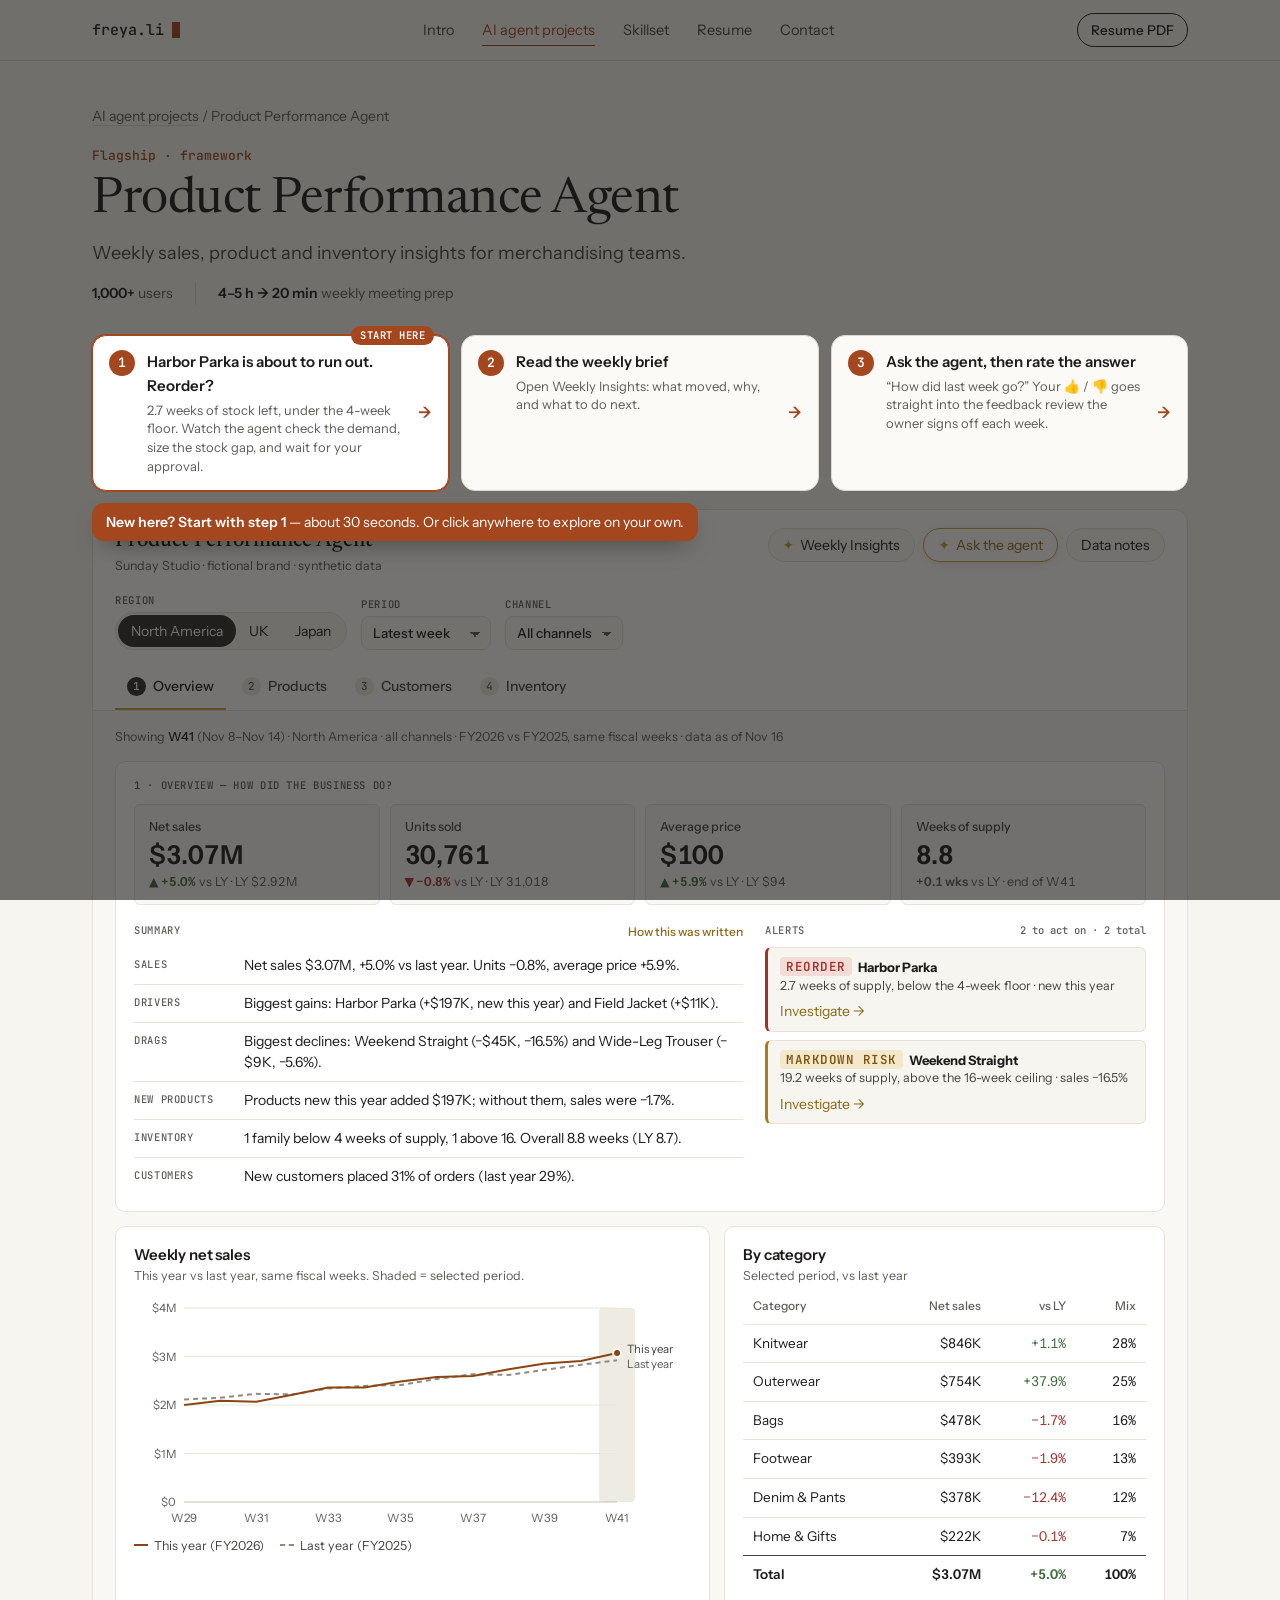
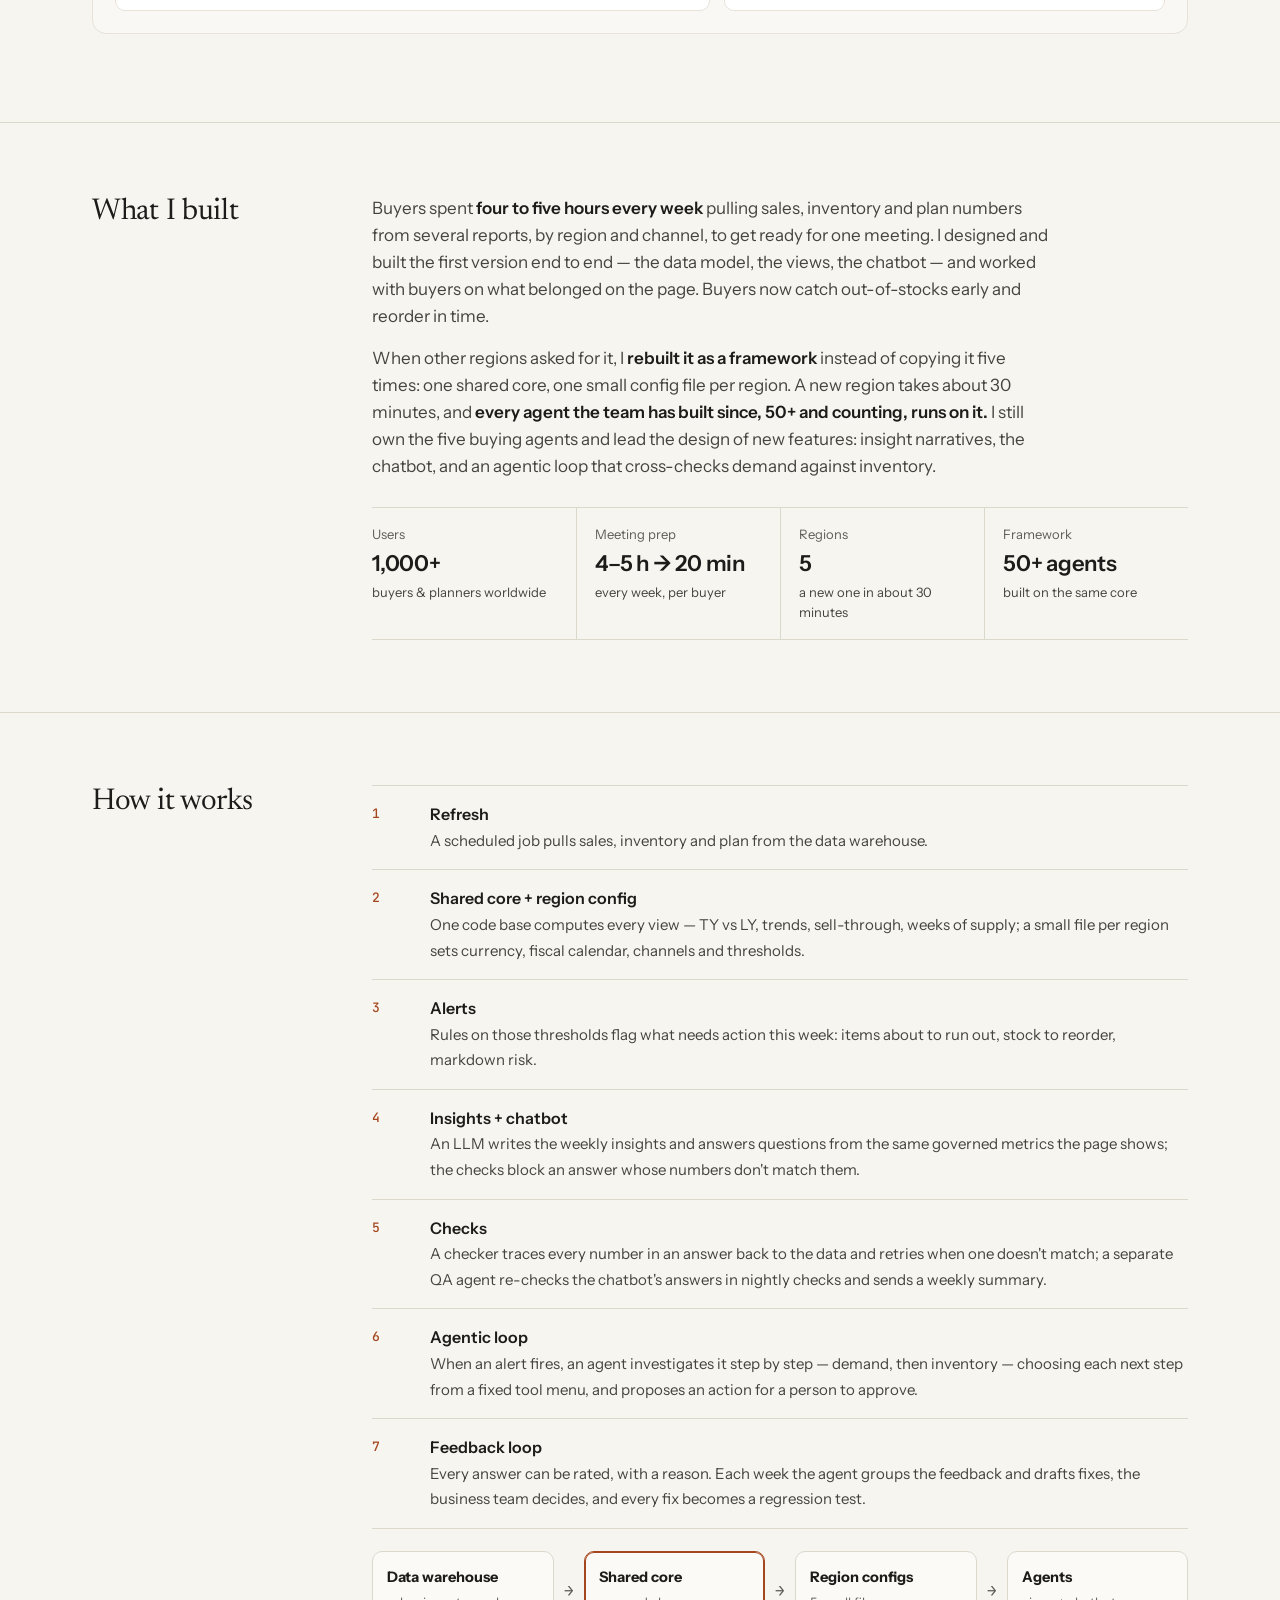
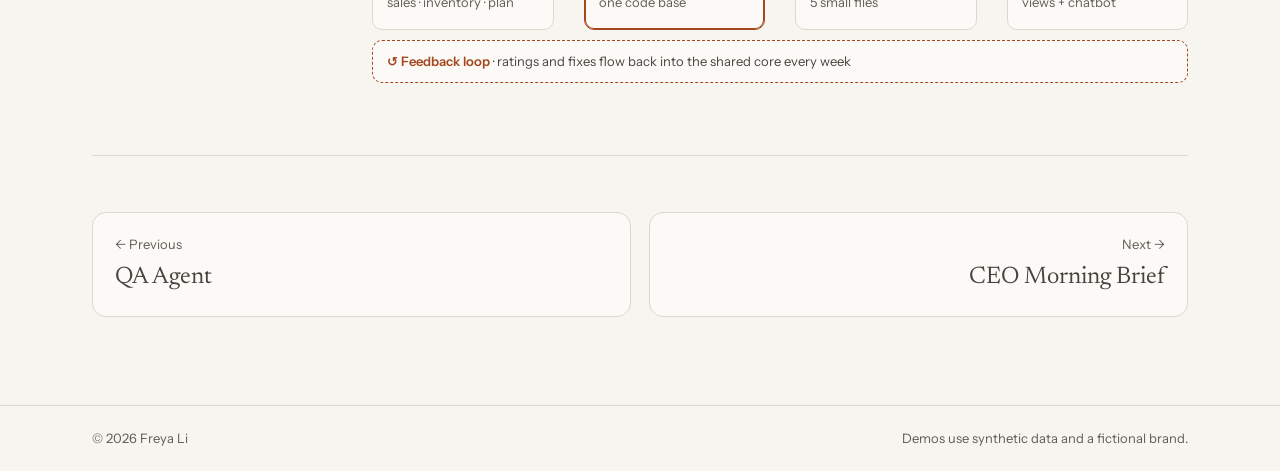
<file: agents/product-performance/index.html>
<!doctype html>
<html lang="en">
<head>
<meta charset="utf-8">
<meta name="viewport" content="width=device-width, initial-scale=1">
<meta name="robots" content="noindex, nofollow">
<title>Product Performance Agent — Freya Li</title>
<meta name="description" content="A live demo: weekly product performance across three regions, Weekly Insights, and a chat agent whose tool calls run in your browser. Synthetic data, fictional brand.">
<meta property="og:type" content="website">
<meta property="og:site_name" content="Freya Li">
<meta property="og:url" content="https://freyali22.github.io/agents/product-performance/">
<meta property="og:title" content="Product Performance Agent — Freya Li">
<meta property="og:description" content="A live demo: weekly product performance across three regions, Weekly Insights, and a chat agent whose tool calls run in your browser. Synthetic data, fictional brand.">
<meta property="og:image" content="https://freyali22.github.io/assets/img/og.jpg">
<meta property="og:image:width" content="1200">
<meta property="og:image:height" content="630">
<meta name="twitter:card" content="summary_large_image">
<meta name="twitter:image" content="https://freyali22.github.io/assets/img/og.jpg">
<link rel="preconnect" href="https://fonts.googleapis.com">
<link rel="preconnect" href="https://fonts.gstatic.com" crossorigin>
<link href="https://fonts.googleapis.com/css2?family=Newsreader:opsz,wght@6..72,400;6..72,500&family=Instrument+Sans:wght@400;500;600&family=JetBrains+Mono:wght@400;500&display=swap" rel="stylesheet">
<link rel="stylesheet" href="../../assets/css/site.css">
<link rel="stylesheet" href="app.css">
</head>
<body>
<header class="nav">
  <div class="wrap">
    <a class="logo" href="../../">freya.li<span class="cursor" aria-hidden="true"></span></a>
    <nav aria-label="Main"><ul>
      <li><a href="../../#intro">Intro</a></li>
      <li><a class="active" href="../../#agents">AI agent projects</a></li>
      <li><a href="../../#skills">Skillset</a></li>
      <li><a href="../../#resume">Resume</a></li>
      <li><a href="../../#contact">Contact</a></li>
    </ul></nav>
    <a class="btn sm" href="../../#resume">Resume PDF</a>
  </div>
</header>

<main>
<section class="page-head compact">
  <div class="wrap">
    <div class="crumb"><a href="../../#agents">AI agent projects</a> / Product Performance Agent</div>
    <div class="kicker">Flagship · framework</div>
    <h1>Product Performance Agent</h1>
    <p class="lede">Weekly sales, product and inventory insights for merchandising teams.</p>
    <p class="proof"><span><b>1,000+</b> users</span><span><b>4–5 h → 20 min</b> weekly meeting prep</span></p>
  </div>
</section>

<section class="try">
  <div class="wrap">
    <div class="try-root">
    <ol class="try-steps" aria-label="Three things to try">
      <li><button type="button" data-step="inv"><i>1</i><span><b>Harbor Parka is about to run out. Reorder?</b><small>2.7 weeks of stock left, under the 4-week floor. Watch the agent check the demand, size the stock gap, and wait for your approval.</small></span><em aria-hidden="true">→</em></button></li>
      <li><button type="button" data-step="1"><i>2</i><span><b>Read the weekly brief</b><small>Open Weekly Insights: what moved, why, and what to do next.</small></span><em aria-hidden="true">→</em></button></li>
      <li><button type="button" data-step="2"><i>3</i><span><b>Ask the agent, then rate the answer</b><small>“How did last week go?” Your 👍 / 👎 goes straight into the feedback review the owner signs off each week.</small></span><em aria-hidden="true">→</em></button></li>
    </ol>

    <div class="ppa" id="ppa" data-base=".">
      <div class="ppa-head">
        <div class="ppa-top">
          <div class="ppa-title"><b>Product Performance Agent</b><span>Sunday Studio · fictional brand · synthetic data</span></div>
          <div class="ppa-actions">
            <button type="button" class="ppa-btn ins" data-ins aria-pressed="false"><span class="spk">✦</span> Weekly Insights</button>
            <button type="button" class="ppa-btn dark" data-ask><span class="spk">✦</span> Ask the agent</button>
            <button type="button" class="ppa-btn" data-notes aria-haspopup="dialog">Data notes</button>
          </div>
        </div>
        <div class="ppa-filters">
          <div class="ppa-f"><label>Region</label>
            <div class="seg" role="group" aria-label="Region">
              <button type="button" aria-pressed="true" data-r="na">North America</button>
              <button type="button" aria-pressed="false" data-r="uk">UK</button>
              <button type="button" aria-pressed="false" data-r="jp">Japan</button>
            </div>
          </div>
          <div class="ppa-f"><label for="ppa-p">Period</label>
            <select id="ppa-p" data-f="p"><option value="latest">Latest week</option><option value="l4">Last 4 weeks</option><option value="l13">Last 13 weeks</option></select>
          </div>
          <div class="ppa-f"><label for="ppa-ch">Channel</label><select id="ppa-ch" data-f="ch"></select></div>
        </div>
        <div class="ppa-tabs" role="tablist" aria-label="Views">
          <button type="button" role="tab" aria-selected="true" data-tab="overview"><i>1</i>Overview</button>
          <button type="button" role="tab" aria-selected="false" data-tab="products"><i>2</i>Products</button>
          <button type="button" role="tab" aria-selected="false" data-tab="customers"><i>3</i>Customers</button>
          <button type="button" role="tab" aria-selected="false" data-tab="inventory"><i>4</i>Inventory</button>
        </div>
      </div>
      <div class="ppa-body">
        <div class="ppa-ctx" aria-live="polite"></div>
        <div class="ppa-panel" role="tabpanel"><div class="ppa-card">Loading…</div></div>
      </div>

      <div class="ppa-notes" role="region" aria-label="Data notes">
        <h4>Data notes</h4>
        <ul>
          <li>Synthetic data from a seeded Python script, for a fictional brand. Each region has a story planted in it for the agent to find.</li>
          <li><b>vs LY</b> compares the same fiscal weeks last year (364 days earlier, same weekdays).</li>
          <li><b>Weeks of supply</b> = units on hand at the end of the latest week ÷ average weekly units sold over the last 4 weeks. Inventory is held at region level, so it ignores the channel filter.</li>
          <li><b>New customer</b> = first purchase with the brand; <b>returning</b> = everyone else. Each new customer is one first order, so orders from returning customers = orders − new customers; that counts orders, not people. Generations: Gen Z (born 1997–2012), Millennial, Gen X, Boomer. The Gen Z index compares a family's Gen Z share of new customers with the brand's (100 = same).</li>
          <li>Products new this year have no last-year sales; they show as <b>new</b> and are left out of “families up vs LY”.</li>
          <li>Thresholds, channels, currency and the fiscal calendar all come from the region's config file.</li>
          <li>The agent works through four tools (sales, trend, inventory, customers) that run live on this data. The chatbot answers the suggested questions, and any typed question that matches one of them; other typed questions get a demo note, because this public page isn't connected to a language model. The tool calls behind each answer run in your browser, and every number is re-computed before it is marked ✓.</li>
          <li><b>Weekly Insights</b> is the agent's own brief for the latest week, read against the prior 4 weeks, all channels: headline, key stats with momentum tags, why it moved across Product · Place · People · Price, actions, a bottom line and drill questions. Contribution (pts) = a slice's change vs LY ÷ last year's total sales.</li>
          <li><b>Investigate</b> runs a bounded loop: each step picks the next tool from the last result, at most 6 steps, and a person approves the outcome. A reorder gap is an indicative stock gap to a weeks-of-supply target (8 weeks, or 6 when the latest week is an outlier), not an order quantity: open POs, inbound stock, lead time and size mix aren't in this data. Each step is chosen by a fixed policy from the same tool menu, so every run is repeatable.</li>
          <li>Summaries here are written from rules over the same tool results; in production an LLM writes them and a checker verifies every number.</li>
        </ul>
      </div>

      <aside class="ppa-chat" aria-label="Ask the agent" aria-hidden="true">
        <div class="ppa-chat-h"><div><span class="spk">✦</span> <b>Ask the agent</b><span class="beta">DEMO</span><small>Tool calls run live · every number re-checked</small><button type="button" class="ppa-fbr-link" data-fbr-open><span class="ic" aria-hidden="true">↺</span>Feedback review<span class="n">Owner view</span></button></div><div class="ppa-chat-btns"><button type="button" class="ppa-clear" title="Clear the conversation" aria-label="Clear the conversation">⟳ Clear</button><button type="button" class="ppa-x" aria-label="Close">×</button></div></div>
        <div class="ppa-log" aria-live="polite"></div>
        <div class="ppa-sug"></div>
        <form class="ppa-input" autocomplete="off"><input type="text" name="q" maxlength="200" placeholder="Ask about sales, products, customers or stock…" aria-label="Ask the agent a question"><button type="submit" aria-label="Send">↑</button></form>
      </aside>
      <div class="ppa-tip" role="status"></div>

      <div class="ins-modal" role="dialog" aria-modal="true" aria-labelledby="ins-title" hidden>
        <div class="ins-back" data-ins-x></div>
        <div class="ins-sheet">
          <div class="ins-top">
            <div class="ins-ttl"><span class="spk">✦</span> <b id="ins-title">Weekly Insights</b><small></small></div>
            <div class="seg ins-reg" role="group" aria-label="Region">
              <button type="button" aria-pressed="true" data-r="na">North America</button>
              <button type="button" aria-pressed="false" data-r="uk">UK</button>
              <button type="button" aria-pressed="false" data-r="jp">Japan</button>
            </div>
            <button type="button" class="ins-x" data-ins-x aria-label="Close Weekly Insights">×</button>
          </div>
          <div class="ins-scroll"></div>
        </div>
      </div>
    </div>

    </div>
</div>
  </div>
</section>



<section class="story-sec">
  <div class="wrap grid">
    <h2>What I built</h2>
    <div class="prose">
      <p>Buyers spent <b>four to five hours every week</b> pulling sales, inventory and plan numbers from several reports, by region and channel, to get ready for one meeting. I designed and built the first version end to end — the data model, the views, the chatbot — and worked with buyers on what belonged on the page. Buyers now catch out-of-stocks early and reorder in time.</p>
      <p>When other regions asked for it, I <b>rebuilt it as a framework</b> instead of copying it five times: one shared core, one small config file per region. A new region takes about 30 minutes, and <b>every agent the team has built since, 50+ and counting, runs on it.</b> I still own the five buying agents and lead the design of new features: insight narratives, the chatbot, and an agentic loop that cross-checks demand against inventory.</p>
      <dl class="meta">
        <div><dt>Users</dt><dd>1,000+<small>buyers &amp; planners worldwide</small></dd></div>
        <div><dt>Meeting prep</dt><dd>4–5 h → 20 min<small>every week, per buyer</small></dd></div>
        <div><dt>Regions</dt><dd>5<small>a new one in about 30 minutes</small></dd></div>
        <div><dt>Framework</dt><dd>50+ agents<small>built on the same core</small></dd></div>
      </dl>
    </div>
  </div>
</section>

<section class="story-sec">
  <div class="wrap grid">
    <h2>How it works</h2>
    <div>
      <ol class="steps">
        <li><div><b>Refresh</b><span>A scheduled job pulls sales, inventory and plan from the data warehouse.</span></div></li>
        <li><div><b>Shared core + region config</b><span>One code base computes every view — TY vs LY, trends, sell-through, weeks of supply; a small file per region sets currency, fiscal calendar, channels and thresholds.</span></div></li>
        <li><div><b>Alerts</b><span>Rules on those thresholds flag what needs action this week: items about to run out, stock to reorder, markdown risk.</span></div></li>
        <li><div><b>Insights + chatbot</b><span>An LLM writes the weekly insights and answers questions from the same governed metrics the page shows; the checks block an answer whose numbers don't match them.</span></div></li>
        <li><div><b>Checks</b><span>A checker traces every number in an answer back to the data and retries when one doesn't match; a separate QA agent re-checks the chatbot's answers in nightly checks and sends a weekly summary.</span></div></li>
        <li><div><b>Agentic loop</b><span>When an alert fires, an agent investigates it step by step — demand, then inventory — choosing each next step from a fixed tool menu, and proposes an action for a person to approve.</span></div></li>
        <li><div><b>Feedback loop</b><span>Every answer can be rated, with a reason. Each week the agent groups the feedback and drafts fixes, the business team decides, and every fix becomes a regression test.</span></div></li>
      </ol>
      <div class="arch" aria-label="Architecture">
        <div class="box"><b>Data warehouse</b><span>sales · inventory · plan</span></div><span class="arr">→</span>
        <div class="box hl"><b>Shared core</b><span>one code base</span></div><span class="arr">→</span>
        <div class="box"><b>Region configs</b><span>5 small files</span></div><span class="arr">→</span>
        <div class="box"><b>Agents</b><span>views + chatbot</span></div>
      </div>
      <div class="arch-back"><span aria-hidden="true">↺</span> <b>Feedback loop</b> · ratings and fixes flow back into the shared core every week</div>
    </div>
  </div>
</section>


<div class="wrap">
  <nav class="pager" aria-label="More agents">
    <a href="../qa/"><small>← Previous</small><b>QA Agent</b></a>
    <a class="next" href="../ceo-brief/"><small>Next →</small><b>CEO Morning Brief</b></a>
  </nav>
</div>
</main>

<footer><div class="wrap"><span>© 2026 Freya Li</span><span>Demos use synthetic data and a fictional brand.</span></div></footer>
<script src="../../assets/js/site.js"></script>
<script src="app.js"></script>
<script src="try.js"></script>
<script>
TrySteps({ root: '#ppa', rateReview: true, done: { inv: '[data-inv]', 1: '[data-ins]', 2: '.ppa-sugtop [data-i]' },
  inv: ctx => ctx.q('[data-inv]').click(),
  one: ctx => ctx.q('[data-ins]').click(),
  ask: async ctx => { await ctx.openChat(); const b = ctx.q('.ppa-sugtop [data-i="0"]:not([disabled])'); if (b) b.click(); } });
</script>
</body>
</html>
</file>
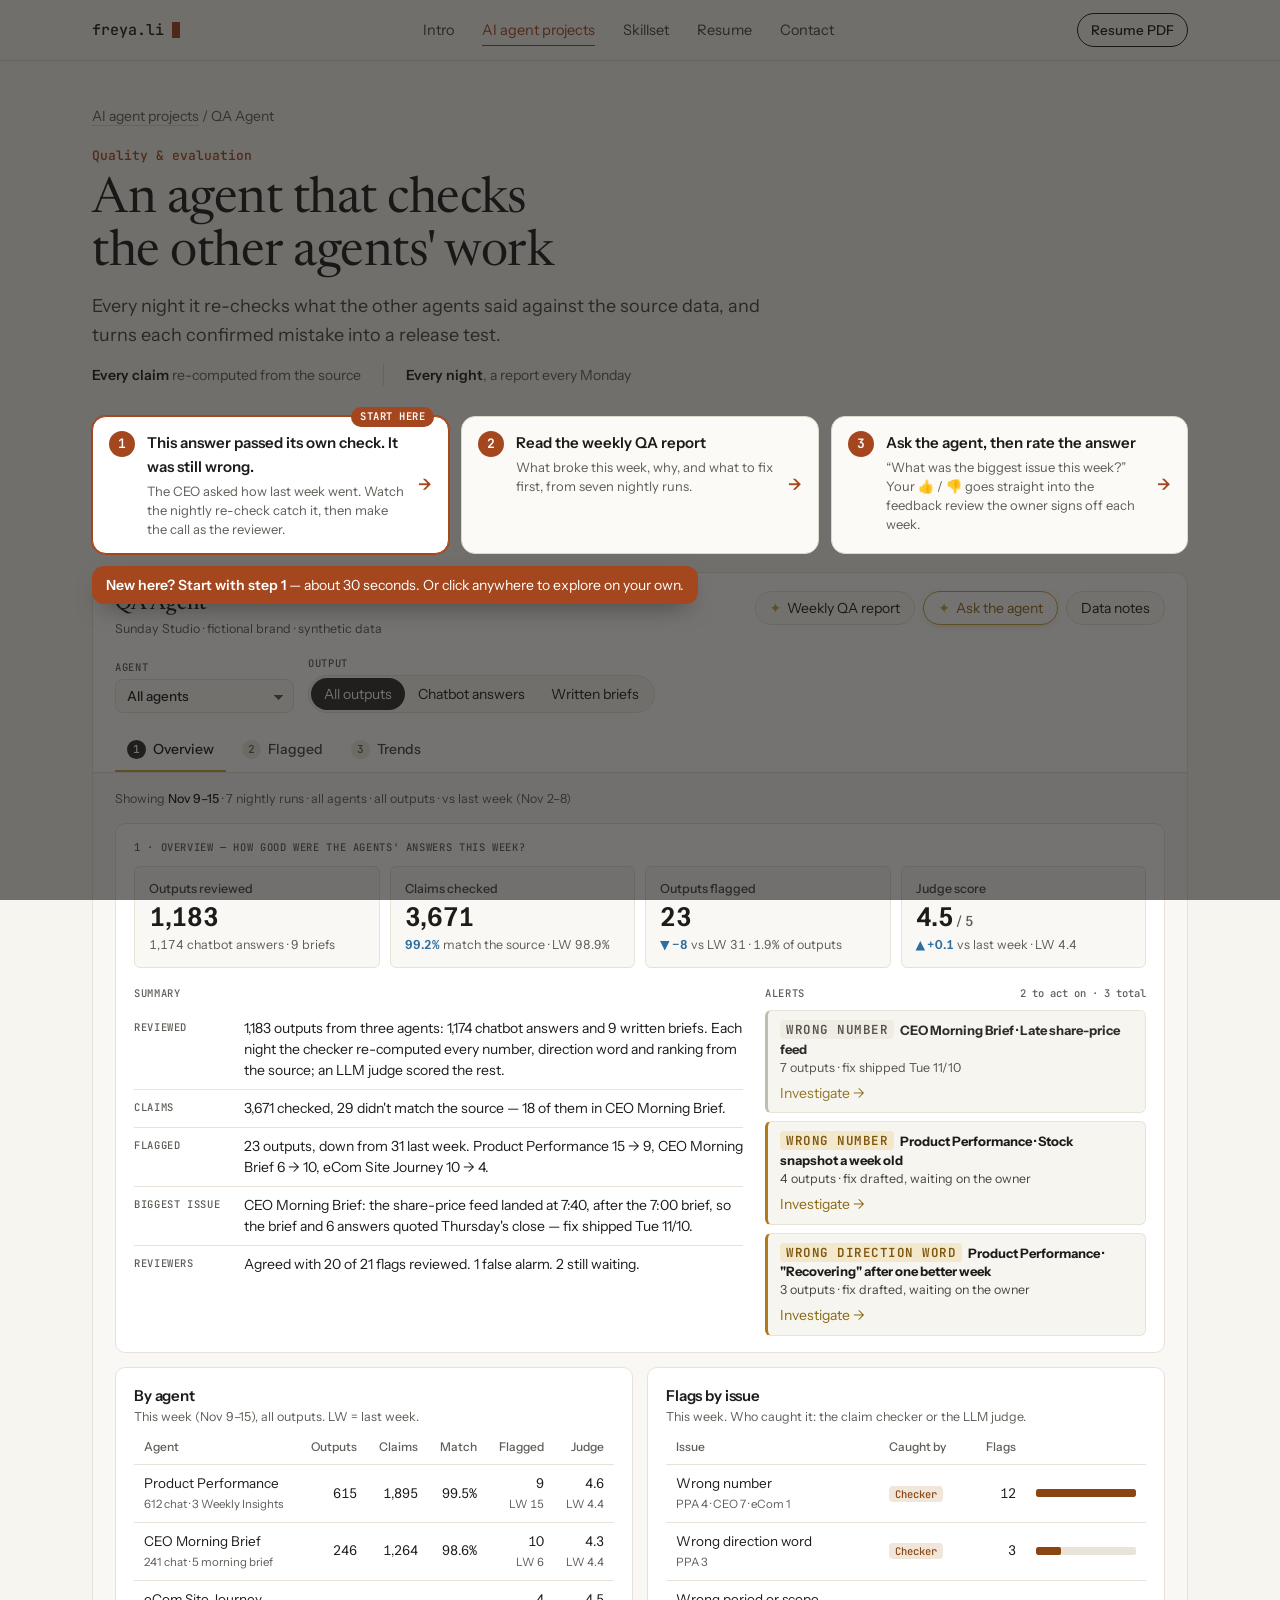
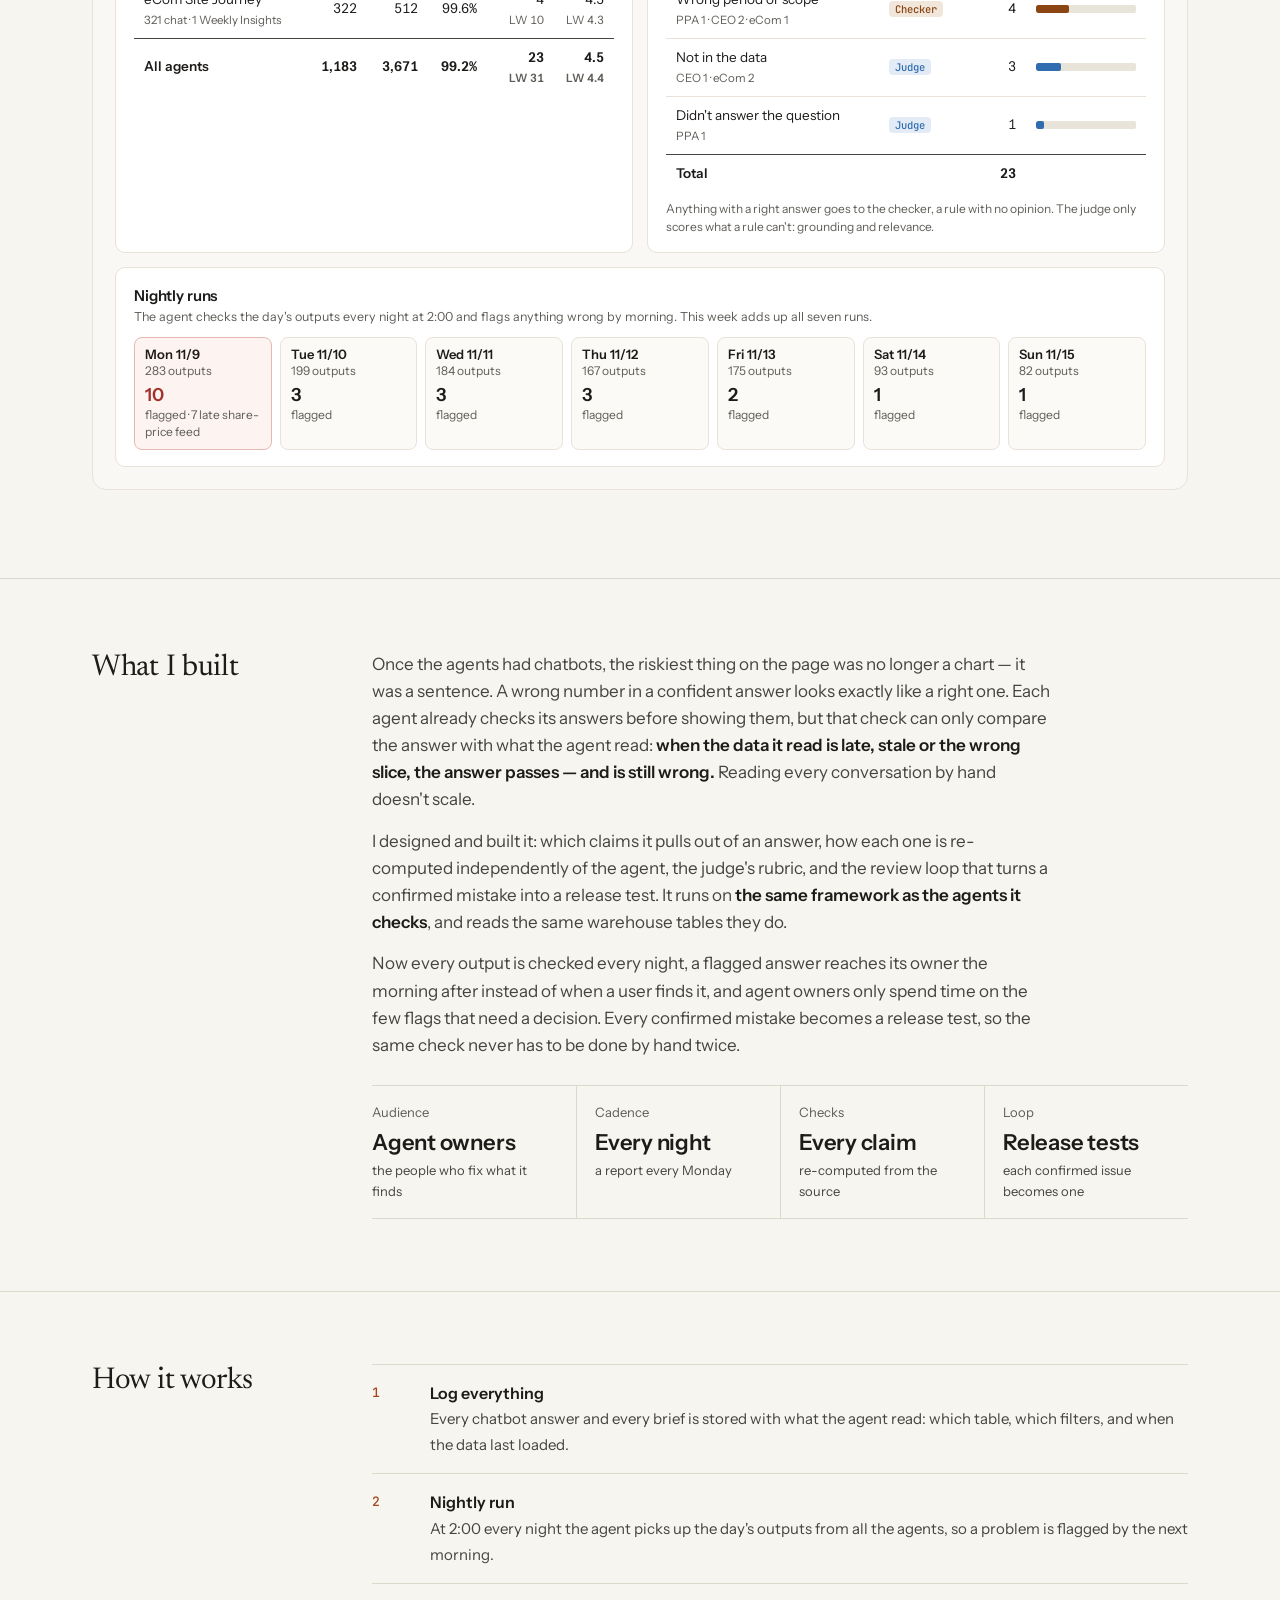
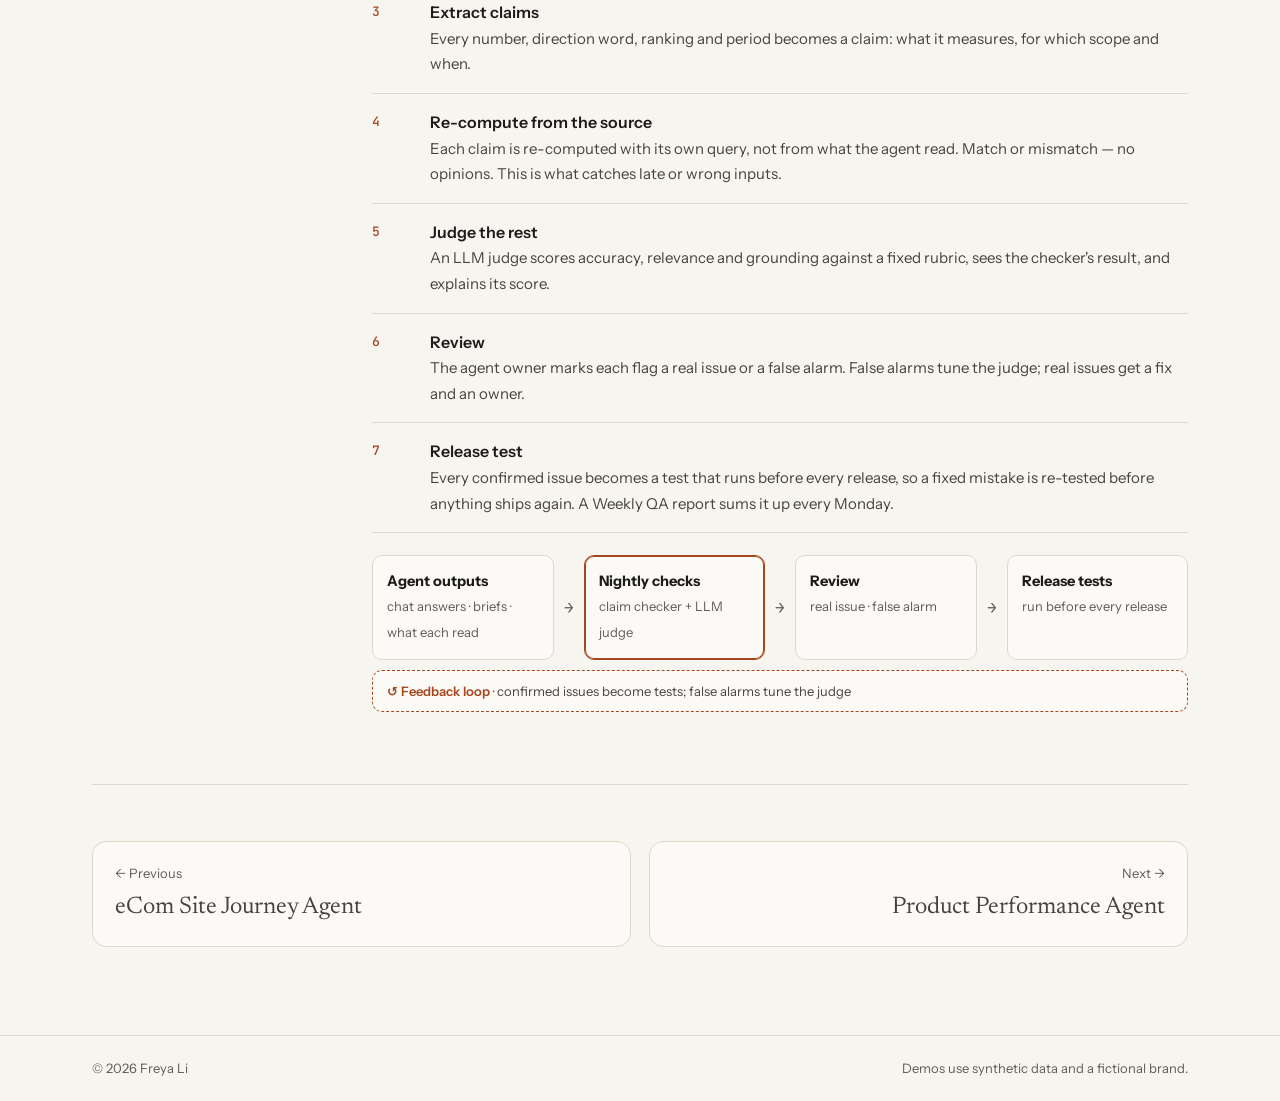
<file: agents/qa/index.html>
<!doctype html>
<html lang="en">
<head>
<meta charset="utf-8">
<meta name="viewport" content="width=device-width, initial-scale=1">
<meta name="robots" content="noindex, nofollow">
<title>QA Agent — Freya Li</title>
<meta name="description" content="A live demo: an agent that re-checks the other agents' answers and briefs against the source every night, and turns each confirmed mistake into a release test. Synthetic data, fictional brand.">
<meta property="og:type" content="website">
<meta property="og:site_name" content="Freya Li">
<meta property="og:url" content="https://freyali22.github.io/agents/qa/">
<meta property="og:title" content="QA Agent — Freya Li">
<meta property="og:description" content="A live demo: an agent that re-checks the other agents' answers and briefs against the source every night, and turns each confirmed mistake into a release test. Synthetic data, fictional brand.">
<meta property="og:image" content="https://freyali22.github.io/assets/img/og.jpg">
<meta property="og:image:width" content="1200">
<meta property="og:image:height" content="630">
<meta name="twitter:card" content="summary_large_image">
<meta name="twitter:image" content="https://freyali22.github.io/assets/img/og.jpg">
<link rel="preconnect" href="https://fonts.googleapis.com">
<link rel="preconnect" href="https://fonts.gstatic.com" crossorigin>
<link href="https://fonts.googleapis.com/css2?family=Newsreader:ital,opsz,wght@0,6..72,400;0,6..72,500;1,6..72,400&family=Instrument+Sans:wght@400;500;600&family=JetBrains+Mono:wght@400;500&display=swap" rel="stylesheet">
<link rel="stylesheet" href="../../assets/css/site.css">
<link rel="stylesheet" href="../product-performance/app.css">
<link rel="stylesheet" href="qa.css">
</head>
<body>
<header class="nav">
  <div class="wrap">
    <a class="logo" href="../../">freya.li<span class="cursor" aria-hidden="true"></span></a>
    <nav aria-label="Main"><ul>
      <li><a href="../../#intro">Intro</a></li>
      <li><a class="active" href="../../#agents">AI agent projects</a></li>
      <li><a href="../../#skills">Skillset</a></li>
      <li><a href="../../#resume">Resume</a></li>
      <li><a href="../../#contact">Contact</a></li>
    </ul></nav>
    <a class="btn sm" href="../../#resume">Resume PDF</a>
  </div>
</header>

<main>
<section class="page-head compact">
  <div class="wrap">
    <div class="crumb"><a href="../../#agents">AI agent projects</a> / QA Agent</div>
    <div class="kicker">Quality &amp; evaluation</div>
    <h1>An agent that checks the other agents' work</h1>
    <p class="lede">Every night it re-checks what the other agents said against the source data, and turns each confirmed mistake into a release test.</p>
    <p class="proof"><span><b>Every claim</b> re-computed from the source</span><span><b>Every night</b>, a report every Monday</span></p>
  </div>
</section>

<section class="try">
  <div class="wrap">
    <div class="try-root">
    <ol class="try-steps" aria-label="Three things to try">
      <li><button type="button" data-step="inv"><i>1</i><span><b>This answer passed its own check. It was still wrong.</b><small>The CEO asked how last week went. Watch the nightly re-check catch it, then make the call as the reviewer.</small></span><em aria-hidden="true">→</em></button></li>
      <li><button type="button" data-step="1"><i>2</i><span><b>Read the weekly QA report</b><small>What broke this week, why, and what to fix first, from seven nightly runs.</small></span><em aria-hidden="true">→</em></button></li>
      <li><button type="button" data-step="2"><i>3</i><span><b>Ask the agent, then rate the answer</b><small>“What was the biggest issue this week?” Your 👍 / 👎 goes straight into the feedback review the owner signs off each week.</small></span><em aria-hidden="true">→</em></button></li>
    </ol>

    <div class="ppa qa" id="qa" data-base=".">
      <div class="ppa-head">
        <div class="ppa-top">
          <div class="ppa-title"><b>QA Agent</b><span>Sunday Studio · fictional brand · synthetic data</span></div>
          <div class="ppa-actions">
            <button type="button" class="ppa-btn ins" data-ins><span class="spk">✦</span> Weekly QA report</button>
            <button type="button" class="ppa-btn dark" data-ask><span class="spk">✦</span> Ask the agent</button>
            <button type="button" class="ppa-btn" data-notes aria-haspopup="dialog">Data notes</button>
          </div>
        </div>
        <div class="ppa-filters">
          <div class="ppa-f"><label for="qa-ag">Agent</label><select id="qa-ag" data-f="ag"></select></div>
          <div class="ppa-f"><label>Output</label>
            <div class="seg" role="group" aria-label="Output">
              <button type="button" aria-pressed="true" data-ty="all">All outputs</button>
              <button type="button" aria-pressed="false" data-ty="chat">Chatbot answers</button>
              <button type="button" aria-pressed="false" data-ty="brief">Written briefs</button>
            </div>
          </div>
        </div>
        <div class="ppa-tabs" role="tablist" aria-label="Views">
          <button type="button" role="tab" aria-selected="true" data-tab="overview"><i>1</i>Overview</button>
          <button type="button" role="tab" aria-selected="false" data-tab="flagged"><i>2</i>Flagged</button>
          <button type="button" role="tab" aria-selected="false" data-tab="trends"><i>3</i>Trends</button>
        </div>
      </div>
      <div class="ppa-body">
        <div class="ppa-ctx" aria-live="polite"></div>
        <div class="ppa-panel" role="tabpanel"><div class="ppa-card">Loading…</div></div>
      </div>

      <div class="ppa-notes" role="region" aria-label="Data notes">
        <h4>Data notes</h4>
        <ul>
          <li>Synthetic logs from a seeded Python script, for a fictional brand: 13 weeks of nightly QA runs over the three other demo agents — every chatbot answer and every written brief, by day.</li>
          <li><b>Source values are real for this site.</b> Each flagged example is re-computed from the other agents' own demo data, as of the day it was asked — the share price from the CEO Morning Brief, sales and stock from the Product Performance Agent, email and journey figures from the eCom agent. The page shows the nightly re-check's recorded result for each claim, generated with the data; nothing is re-queried in your browser. Some examples are as of an earlier week than those pages let you pick; each one shows the date it was asked, and its source values are as of that date.</li>
          <li><b>Claims</b> = numbers, direction words ("up", "recovering"), rankings and periods in an output. The <b>claim checker</b> re-computes each one from the source, independently of what the agent read. The <b>LLM judge</b> scores accuracy, relevance and grounding from 1 to 5, after it sees the checker's result. A claim <b>matches</b> when its figure equals the source for the period and scope it names; the match rate is not an accuracy score for the agents, because whether the answer read the right scope, meant the right thing and drew a fair conclusion are separate checks.</li>
          <li>An output is <b>flagged</b> when any claim doesn't match, or any judge score is 2 or lower. Flags are grouped by cause; a reviewer decides each one.</li>
          <li><b>Inline check</b> is the check each agent runs before it shows an answer: it compares the answer with what the agent read. The nightly run catches what it can't — inputs that were late, stale or the wrong slice.</li>
          <li>Weeks run Monday to Sunday; this week is Nov 9–15. The other agents use their own fiscal calendars, so this page labels weeks by date.</li>
          <li><b>Chatbot.</b> Answers to the six suggested questions are built in the browser from the view you have selected, then checked before they show. A typed question that matches one gets the same answer; anything else gets "not in this data". This public page has no model, because it can't safely hold an API key.</li>
          <li>Your reviewer decision and 👍 / 👎 stay in this browser. <b>Feedback review</b> shows what the owner sees each week; the week is synthetic.</li>
        </ul>
      </div>

      <aside class="ppa-chat" aria-label="Ask the agent" aria-hidden="true">
        <div class="ppa-chat-h"><div><span class="spk">✦</span> <b>Ask the agent</b><small>Answers from the QA results only · every number cited</small><button type="button" class="ppa-fbr-link" data-fbr-open><span class="ic" aria-hidden="true">↺</span>Feedback review<span class="n">Owner view</span></button></div><div class="ppa-chat-btns"><button type="button" class="ppa-clear" data-reset title="Clear the conversation" aria-label="Clear the conversation">⟳ Clear</button><button type="button" class="ppa-x" aria-label="Close">×</button></div></div>
        <div class="ppa-log" aria-live="polite"></div>
        <form class="ppa-input" autocomplete="off"><input type="text" name="q" maxlength="200" placeholder="Ask about flags, fixes or an agent…" aria-label="Ask the agent a question"><button type="submit" aria-label="Send">↑</button></form>
        <div class="cfoot">Grounded in the QA results only · questions, answers and your feedback are recorded so the agent can be improved</div>
      </aside>

      <div class="ins-modal" role="dialog" aria-modal="true" aria-labelledby="qa-modal-title" hidden>
        <div class="ins-back" data-ins-x></div>
        <div class="ins-sheet">
          <div class="ins-top">
            <div class="ins-ttl"><span class="spk">✦</span> <b id="qa-modal-title">Weekly QA report</b><small></small></div>
            <button type="button" class="ins-x" data-ins-x aria-label="Close">×</button>
          </div>
          <div class="ins-scroll"></div>
        </div>
      </div>
    </div>
    </div>
  </div>
</section>



<section class="story-sec">
  <div class="wrap grid">
    <h2>What I built</h2>
    <div class="prose">
      <p>Once the agents had chatbots, the riskiest thing on the page was no longer a chart — it was a sentence. A wrong number in a confident answer looks exactly like a right one. Each agent already checks its answers before showing them, but that check can only compare the answer with what the agent read: <b>when the data it read is late, stale or the wrong slice, the answer passes — and is still wrong.</b> Reading every conversation by hand doesn't scale.</p>
      <p>I designed and built it: which claims it pulls out of an answer, how each one is re-computed independently of the agent, the judge's rubric, and the review loop that turns a confirmed mistake into a release test. It runs on <b>the same framework as the agents it checks</b>, and reads the same warehouse tables they do.</p>
      <p>Now every output is checked every night, a flagged answer reaches its owner the morning after instead of when a user finds it, and agent owners only spend time on the few flags that need a decision. Every confirmed mistake becomes a release test, so the same check never has to be done by hand twice.</p>
      <dl class="meta">
        <div><dt>Audience</dt><dd>Agent owners<small>the people who fix what it finds</small></dd></div>
        <div><dt>Cadence</dt><dd>Every night<small>a report every Monday</small></dd></div>
        <div><dt>Checks</dt><dd>Every claim<small>re-computed from the source</small></dd></div>
        <div><dt>Loop</dt><dd>Release tests<small>each confirmed issue becomes one</small></dd></div>
      </dl>
    </div>
  </div>
</section>

<section class="story-sec">
  <div class="wrap grid">
    <h2>How it works</h2>
    <div>
      <ol class="steps">
        <li><div><b>Log everything</b><span>Every chatbot answer and every brief is stored with what the agent read: which table, which filters, and when the data last loaded.</span></div></li>
        <li><div><b>Nightly run</b><span>At 2:00 every night the agent picks up the day's outputs from all the agents, so a problem is flagged by the next morning.</span></div></li>
        <li><div><b>Extract claims</b><span>Every number, direction word, ranking and period becomes a claim: what it measures, for which scope and when.</span></div></li>
        <li><div><b>Re-compute from the source</b><span>Each claim is re-computed with its own query, not from what the agent read. Match or mismatch — no opinions. This is what catches late or wrong inputs.</span></div></li>
        <li><div><b>Judge the rest</b><span>An LLM judge scores accuracy, relevance and grounding against a fixed rubric, sees the checker's result, and explains its score.</span></div></li>
        <li><div><b>Review</b><span>The agent owner marks each flag a real issue or a false alarm. False alarms tune the judge; real issues get a fix and an owner.</span></div></li>
        <li><div><b>Release test</b><span>Every confirmed issue becomes a test that runs before every release, so a fixed mistake is re-tested before anything ships again. A Weekly QA report sums it up every Monday.</span></div></li>
      </ol>
      <div class="arch" aria-label="Architecture">
        <div class="box"><b>Agent outputs</b><span>chat answers · briefs · what each read</span></div><span class="arr">→</span>
        <div class="box hl"><b>Nightly checks</b><span>claim checker + LLM judge</span></div><span class="arr">→</span>
        <div class="box"><b>Review</b><span>real issue · false alarm</span></div><span class="arr">→</span>
        <div class="box"><b>Release tests</b><span>run before every release</span></div>
      </div>
      <div class="arch-back"><span aria-hidden="true">↺</span> <b>Feedback loop</b> · confirmed issues become tests; false alarms tune the judge</div>
    </div>
  </div>
</section>


<div class="wrap">
  <nav class="pager" aria-label="More agents">
    <a href="../ecom-funnel/"><small>← Previous</small><b>eCom Site Journey Agent</b></a>
    <a class="next" href="../product-performance/"><small>Next →</small><b>Product Performance Agent</b></a>
  </nav>
</div>
</main>

<footer><div class="wrap"><span>© 2026 Freya Li</span><span>Demos use synthetic data and a fictional brand.</span></div></footer>
<script src="../../assets/js/site.js"></script>
<script src="qa.js"></script>
<script src="../product-performance/try.js"></script>
<script>
TrySteps({ root: '#qa', rateReview: true, done: { inv: '[data-go]', 1: '[data-ins]', 2: '.ppa-sugtop [data-i]' },
  inv: ctx => { window.__qa.reset('c-lastweek'); return window.__qa.investigate('c-lastweek'); },   // the demo case always starts undecided
  one: ctx => ctx.q('[data-ins]').click(),
  ask: async ctx => { await ctx.openChat(); const b = ctx.q('.ppa-sugtop [data-i="0"]'); if (b && !b.disabled) b.click(); } });
</script>
</body>
</html>
</file>
<file: assets/css/site.css>
/* Freya Li — personal site. Shared styles. */
:root{
  --paper:#f7f5ef; --paper-2:#eeebe2; --card:#fbfaf6;
  --ink:#1d1c1a; --ink-2:#46443f; --muted:#5f5d57; --rule:#dcd8cc;
  --accent:#a4471f; --accent-soft:#f0e0d3;
  --ok:#3d6b3a; --ok-soft:#e1eadb; --err:#a3312b; --err-soft:#f3dcd8;
  --term:#1f1e1c; --term-ink:#e9e5da; --term-muted:#9c988d; --term-accent:#e3915f;
  --serif:"Newsreader",Georgia,serif; --sans:"Instrument Sans",system-ui,sans-serif; --mono:"JetBrains Mono",ui-monospace,monospace;
  --r-lg:14px; --r-md:10px; --r-sm:6px;
}
*{box-sizing:border-box;margin:0;padding:0}
html{scroll-behavior:smooth;scroll-padding-top:72px}
body{background:var(--paper);color:var(--ink);font:400 16px/1.6 var(--sans);-webkit-font-smoothing:antialiased}
a{color:inherit}
img{max-width:100%;display:block}
:focus-visible{outline:2px solid var(--accent);outline-offset:3px;border-radius:4px}
.wrap{max-width:1160px;margin:0 auto;padding:0 32px}
.narrow{max-width:760px}
h1,h2,h3{font-family:var(--serif);font-weight:400;letter-spacing:-.01em;text-wrap:balance}
.kicker{font:500 13px var(--mono);color:var(--accent);margin-bottom:10px}
.placeholder-note{position:fixed;left:14px;bottom:14px;z-index:50;background:var(--ink);color:var(--paper);font:500 12px/1.4 var(--sans);padding:8px 12px;border-radius:999px;opacity:.85}

/* ---------- nav ---------- */
header.nav{position:sticky;top:0;z-index:20;background:color-mix(in srgb,var(--paper) 88%,transparent);backdrop-filter:blur(10px);border-bottom:1px solid var(--rule)}
header.nav .wrap{display:flex;align-items:center;justify-content:space-between;height:60px;gap:16px}
.logo{font:500 15px var(--mono);text-decoration:none;display:flex;align-items:center;gap:8px}
.logo .cursor{width:8px;height:16px;background:var(--accent);display:inline-block;animation:blink 1.1s steps(1) infinite}
@keyframes blink{50%{opacity:0}}
nav ul{display:flex;gap:28px;list-style:none}
nav a{text-decoration:none;font-size:14.5px;color:var(--ink-2);padding:6px 0;border-bottom:1.5px solid transparent;transition:color .15s,border-color .15s}
nav a:hover{color:var(--ink);border-color:var(--ink)}
nav a.active{color:var(--accent);border-color:var(--accent)}

/* ---------- buttons ---------- */
.btn{display:inline-flex;align-items:center;justify-content:center;gap:8px;min-height:40px;padding:0 16px;border-radius:999px;font:500 14.5px var(--sans);text-decoration:none;border:1px solid var(--ink);cursor:pointer;background:transparent;color:var(--ink);transition:background .15s,color .15s,border-color .15s}
.btn:hover{background:var(--ink);color:var(--paper)}
.btn.solid{background:var(--accent);border-color:var(--accent);color:var(--paper)}
.btn.solid:hover{background:var(--ink);border-color:var(--ink)}
.btn.sm{min-height:34px;padding:0 13px;font-size:13.5px}

/* ---------- hero ---------- */
.hero{min-height:min(calc(100vh - 61px),820px);display:flex;align-items:center;padding:64px 0 80px}
.hero .wrap{display:grid;grid-template-columns:1.25fr .75fr;gap:72px;align-items:center;width:100%}
.hero .hello{font-size:15px;color:var(--ink-2);margin-bottom:22px}
.hero h1{font-size:clamp(40px,5.2vw,64px);line-height:1.04}
.hero h1 em{font-style:italic;color:var(--accent)}
.hero .lede{margin-top:22px;font-size:18px;color:var(--ink-2);max-width:34em}
.facts{display:grid;grid-template-columns:repeat(3,auto);gap:4px 32px;margin-top:32px;justify-content:start}
.facts dt{font-size:13px;color:var(--muted)}
.facts dd{font-size:15px;font-weight:500}
.hero .ctas{display:flex;gap:12px;margin-top:36px;flex-wrap:wrap}
.portrait{position:relative;max-width:360px;justify-self:end;width:100%}
.portrait .photo{aspect-ratio:3/4;border-radius:50% 50% 18px 18px / 38% 38% 18px 18px;background:linear-gradient(170deg,#d9c6ae 0%,#b39a7e 55%,#8a735b 100%);display:grid;place-items:center;color:#fff;font:400 13px var(--mono);overflow:hidden}
.portrait .photo img{width:100%;height:100%;object-fit:cover}
.portrait figcaption{position:absolute;right:-26px;bottom:44px;background:var(--card);border:1px solid var(--ink-2);padding:7px 14px;font:500 13px var(--mono);display:flex;align-items:center;gap:8px;transform:rotate(3deg)}
.portrait figcaption i{width:8px;height:8px;border-radius:50%;background:var(--accent)}
.portrait .photo{overflow:hidden}
.portrait-note{margin-top:12px;text-align:center;font:italic 400 15px/1.4 var(--serif);color:var(--muted)}
.portrait-note .emoji{font-style:normal;margin-left:2px}
.portrait-note .more-travels{color:var(--accent);text-decoration:none;font-style:normal;font:500 13px var(--sans);white-space:nowrap;display:table;margin:6px auto 0}
.portrait-note .more-travels:hover{text-decoration:underline;text-underline-offset:3px}
.scroll-cue{display:inline-flex;align-items:center;gap:8px;margin-top:56px;font:400 13px var(--mono);color:var(--muted);text-decoration:none}
.scroll-cue span{display:inline-block;animation:bob 1.8s ease-in-out infinite}
@keyframes bob{50%{transform:translateY(4px)}}

/* ---------- sections ---------- */
section.block{padding:96px 0;border-top:1px solid var(--rule)}
.sec-head{display:flex;justify-content:space-between;align-items:end;gap:24px;margin-bottom:40px}
.sec-head h2{font-size:clamp(32px,3.6vw,44px);line-height:1.1}
.sec-head p{color:var(--ink-2);max-width:30em}

/* ---------- homepage agent cards ---------- */
.agent-grid{display:grid;grid-template-columns:repeat(3,1fr);gap:18px}
.agent-grid.two{grid-template-columns:repeat(2,1fr)}
.agent-grid.two .acard.feature{grid-column:1/-1}
.acard[hidden]{display:none}
.acard{background:var(--card);border:1px solid var(--rule);border-radius:var(--r-lg);padding:24px;display:flex;flex-direction:column;gap:14px;text-decoration:none;transition:border-color .2s,opacity .2s}
.agent-grid:hover .acard:not(:hover){opacity:.72}
.acard:hover{border-color:var(--ink-2)}
.acard.feature{grid-column:span 3;display:grid;grid-template-columns:1fr 1.3fr;gap:32px;align-items:center;padding:30px}
.acard .cat{font-size:13px;color:var(--muted)}
.acard h3{font-size:24px;line-height:1.15;margin-top:2px}
.acard.feature h3{font-size:34px}
.acard p{color:var(--ink-2);font-size:15px}
.metric{display:inline-flex;align-self:flex-start;align-items:baseline;gap:8px;background:var(--accent-soft);color:var(--accent);border-radius:999px;padding:4px 12px;font-size:13.5px;font-weight:600;white-space:nowrap;display:table;margin:6px auto 0}
.acard .go{margin-top:auto;font-size:15px;font-weight:600;color:var(--accent);display:inline-flex;gap:6px;align-items:center}
.acard:hover .go{text-decoration:underline;text-underline-offset:4px}
.acard .go span{transition:transform .2s}
.acard:hover .go span{transform:translateX(3px)}
.thumb{background:var(--paper);border:1px solid var(--rule);border-radius:var(--r-md);padding:14px;font-size:13px;pointer-events:none}
.tags{display:flex;gap:6px;flex-wrap:wrap}
.tags span{font:400 12px var(--mono);color:var(--muted);border:1px solid var(--rule);border-radius:999px;padding:2px 9px}

/* ---------- shared demo atoms ---------- */
.demo{background:var(--card);border:1px solid var(--rule);border-radius:var(--r-lg);padding:20px}
.demo-bar{display:flex;justify-content:space-between;align-items:center;margin-bottom:16px;gap:10px;flex-wrap:wrap}
.demo-bar .brand{font-weight:600;font-size:15px}
.demo-bar .brand small{font-weight:400;color:var(--muted);margin-left:6px;font-size:13px}
.seg{display:inline-flex;border:1px solid var(--rule);border-radius:999px;padding:2px;background:var(--paper)}
.seg button{border:0;background:none;font:500 13px var(--sans);color:var(--ink-2);padding:5px 13px;border-radius:999px;cursor:pointer;min-height:30px}
.seg button[aria-pressed=true]{background:var(--ink);color:var(--paper)}
.kpis{display:grid;grid-template-columns:repeat(3,1fr);gap:10px}
.kpis.four{grid-template-columns:repeat(4,1fr)}
.kpi{background:var(--paper);border:1px solid var(--rule);border-radius:var(--r-sm);padding:12px 14px}
.kpi .lab{font-size:12.5px;color:var(--muted)}
.kpi .val{font-size:26px;font-weight:600;letter-spacing:-.01em;line-height:1.2;margin-top:2px}
.kpi .dl{font-size:12.5px;font-weight:500}
.up{color:var(--ok)} .down{color:var(--err)}
.panel{background:var(--paper);border:1px solid var(--rule);border-radius:var(--r-sm);padding:14px}
.panel .lab{font-size:12.5px;color:var(--muted);display:flex;justify-content:space-between;gap:8px}
.legend{display:flex;gap:14px;font-size:12px;color:var(--muted);margin-top:6px}
.legend i{display:inline-block;width:14px;height:2px;vertical-align:middle;margin-right:5px}
.flash{animation:flash .6s}
@keyframes flash{from{background:rgba(227,145,95,.35)}}

/* chat */
.chat{display:flex;flex-direction:column;gap:10px;font-size:14px}
.chat .log{display:flex;flex-direction:column;gap:10px;min-height:150px}
.chat .q{align-self:flex-end;background:var(--ink);color:var(--paper);padding:8px 12px;border-radius:12px 12px 2px 12px;max-width:88%}
.chat .a{background:var(--paper-2);padding:9px 12px;border-radius:12px 12px 12px 2px;line-height:1.5;max-width:94%}
.chat .src{font:400 11.5px var(--mono);color:var(--muted);margin-top:-4px}
.chat .typing{color:var(--muted);font-size:13px}
.suggest{display:flex;gap:8px;flex-wrap:wrap}
.suggest button{border:1px solid var(--rule);background:var(--paper);border-radius:999px;padding:6px 12px;font:400 13px var(--sans);color:var(--ink-2);cursor:pointer;min-height:32px;text-align:left}
.suggest button:hover{border-color:var(--ink-2);color:var(--ink)}
.suggest button:disabled{opacity:.45;cursor:default}

/* terminal */
.term{background:var(--term);color:var(--term-ink);border-radius:var(--r-lg);font:400 13.5px/1.7 var(--mono);box-shadow:0 30px 60px -30px rgba(40,30,20,.45);overflow:hidden}
.term-bar{display:flex;align-items:center;gap:7px;padding:12px 16px;border-bottom:1px solid #34322e}
.term-bar i{width:11px;height:11px;border-radius:50%;background:#45423d}
.term-bar span{margin-left:10px;color:var(--term-muted);font-size:12px}
.term-body{padding:18px 20px 22px;min-height:290px;overflow-wrap:anywhere}
.term-body .ln{opacity:0;transform:translateY(4px);transition:opacity .35s,transform .35s}
.term-body .ln.on{opacity:1;transform:none}
.t-prompt{color:var(--term-accent)} .t-muted{color:var(--term-muted)} .t-ok{color:#9bc48f} .t-dot{color:var(--term-accent)}
.t-ans{color:var(--term-ink);font-family:var(--sans);font-size:14.5px;line-height:1.55;margin:10px 0 8px;padding-left:12px;border-left:2px solid var(--term-accent)}
.term-foot{display:flex;justify-content:space-between;align-items:center;padding:10px 16px;border-top:1px solid #34322e;font-size:12px;color:var(--term-muted)}
.term-foot button{background:none;border:1px solid #45423d;color:var(--term-ink);border-radius:999px;padding:4px 10px;font:inherit;cursor:pointer}
.config{background:var(--card);color:var(--ink-2);border:1px solid var(--rule);border-left:3px solid var(--accent);border-radius:var(--r-sm);padding:12px 14px;font:400 12.5px/1.7 var(--mono);overflow-wrap:anywhere}
.config .k{color:var(--muted)} .config .v{color:var(--accent)}

/* table + pills */
table.t{width:100%;border-collapse:collapse;font-size:14px}
.t th{font-weight:500;font-size:12.5px;color:var(--muted);text-align:left;padding:0 10px 8px;border-bottom:1px solid var(--rule)}
.t td{padding:10px;border-bottom:1px solid var(--rule);vertical-align:top}
.t td.num,.t th.num{font-variant-numeric:tabular-nums;text-align:right}
.t tbody tr{cursor:default}
.pill{display:inline-flex;gap:5px;align-items:center;font-size:12px;font-weight:500;padding:2px 8px;border-radius:999px;white-space:nowrap;display:table;margin:6px auto 0}
.pill.ok{background:var(--ok-soft);color:var(--ok)} .pill.err{background:var(--err-soft);color:var(--err)}

/* funnel */
.funnel{display:flex;flex-direction:column;gap:9px}
.fstep{display:grid;grid-template-columns:78px 1fr 52px;align-items:center;gap:10px;font-size:13.5px}
.fstep .bar{height:16px;background:var(--paper-2);border-radius:4px;overflow:hidden}
.fstep .bar i{display:block;height:100%;background:var(--ink-2);border-radius:4px;transition:width .5s cubic-bezier(.2,.7,.2,1)}
.fstep.hl .bar i{background:var(--accent)}
.fstep span:last-child{text-align:right;font-variant-numeric:tabular-nums;color:var(--ink-2)}
/* homepage card thumbs */
.acard .metric{display:inline-flex;align-self:flex-start;margin:6px 0 0}
.acard:not(.feature) .metric{margin-top:auto}
.acard:not(.feature) .go{margin-top:0}
.kpis.two{grid-template-columns:1fr 1fr;gap:8px}
.kpis.two .kpi{padding:9px 11px}
.kpis.two .kpi .val{font-size:21px}
.kpis.two .kpi .dl:not(.up):not(.down){color:var(--muted)}
.funnel.tight{gap:7px}
.thumb .spark{display:block;width:100%;height:64px;margin-top:8px}
.thumb-note{display:flex;justify-content:space-between;align-items:center;gap:8px;margin-top:10px;font-size:11.5px;color:var(--muted)}
.thumb-note .pill{margin:0}
.thumb-src{font-size:11.5px;color:var(--muted);margin-bottom:8px}
.ppa-split{display:grid;grid-template-columns:1.25fr 1fr;gap:14px;align-items:center;margin-top:10px}
.chat-pop{display:flex;flex-direction:column;align-items:flex-end;gap:6px}
.chat-pop .q{background:var(--ink);color:#f3f0e8;border-radius:12px 12px 3px 12px;padding:5px 11px;font-size:12.5px}
.chat-pop .a{background:var(--card);border:1px solid var(--rule);border-radius:12px 12px 12px 3px;padding:9px 12px;font-size:12.5px;line-height:1.45;color:var(--ink-2);box-shadow:0 6px 18px rgba(29,28,26,.10)}
.chat-pop .a b{color:var(--ink);font-weight:600}
.chat-pop .chk{display:block;margin-top:5px;font-size:11.5px;color:var(--ok)}

/* ---------- skills / beyond / resume / contact ---------- */
.skills{display:grid;grid-template-columns:repeat(3,1fr);gap:18px}
.skill{border-top:2px solid var(--ink);padding-top:18px}
.skill h3{font-size:24px;margin-bottom:12px}
.skill ul{list-style:none;display:flex;flex-direction:column;gap:9px}
.skill li{display:flex;justify-content:space-between;gap:10px;font-size:15px;padding-bottom:9px;border-bottom:1px solid var(--rule)}
.skill li small{font:400 12px var(--mono);color:var(--muted);white-space:nowrap;display:table;margin:6px auto 0}
.beyond{display:grid;grid-template-columns:repeat(4,1fr);gap:14px}
.ph{aspect-ratio:1/1;border-radius:var(--r-md);position:relative;overflow:hidden;display:flex;align-items:flex-end;padding:14px;color:#fff;font-size:14px;font-weight:500}
.ph::after{content:"photo";position:absolute;top:12px;left:14px;font:400 11px var(--mono);opacity:.75}
.ph.p1{background:linear-gradient(160deg,#3b3a37,#1d1c1a)} .ph.p2{background:linear-gradient(160deg,#9db1b8,#56707a)}
.ph.p3{background:linear-gradient(160deg,#d8b28c,#9a6b45)} .ph.p4{background:linear-gradient(160deg,#a9b59a,#5f6f53)}
.ph span{position:relative;z-index:1;text-shadow:0 1px 8px rgba(0,0,0,.35)}
figure.ph{margin:0;aspect-ratio:3/4;padding:0}
figure.ph::after{content:none}
figure.ph img{position:absolute;inset:0;width:100%;height:100%;object-fit:cover;transition:transform .5s}
figure.ph:hover img{transform:scale(1.03)}
figure.ph figcaption{position:absolute;left:0;right:0;bottom:0;padding:36px 14px 14px;background:linear-gradient(transparent,rgba(0,0,0,.5));color:#fff;font-size:14px;font-weight:500}
.resume{display:grid;grid-template-columns:1.4fr 1fr;gap:40px;align-items:start}
.job{display:grid;grid-template-columns:150px 1fr;gap:20px;padding:20px 0;border-bottom:1px solid var(--rule)}
.job:first-child{border-top:1px solid var(--rule)}
.job .when{font:400 13px var(--mono);color:var(--muted);padding-top:4px}
.job h3{font-size:22px}
.job p{color:var(--ink-2);font-size:15px;margin-top:4px}
.pdf{background:var(--card);border:1px solid var(--rule);border-radius:var(--r-lg);padding:26px;display:flex;flex-direction:column;gap:16px}
.pdf .sheet{height:300px;overflow:hidden;background:#fff;border:1px solid var(--rule);border-radius:4px;padding:18px;display:flex;flex-direction:column;gap:7px}
.pdf a.sheet{height:auto;padding:0;display:block;transition:box-shadow .2s}
.pdf a.sheet:hover{box-shadow:0 6px 20px rgba(0,0,0,.08)}
.pdf a.sheet img{display:block;width:100%;height:auto}
.pdf .sheet i{display:block;height:6px;background:var(--paper-2);border-radius:3px}
.pdf .sheet i.h{height:9px;background:#d8d3c6;margin-top:8px}
.contact{padding:72px 0 110px;border-top:1px solid var(--rule)}
.contact h2{font-size:clamp(40px,5vw,64px);line-height:1.05;max-width:13em}
.contact .row{display:flex;gap:12px;margin-top:34px;flex-wrap:wrap;align-items:center}
.email{font:500 15px var(--mono);border:1px solid var(--ink);border-radius:999px;padding:0 18px;min-height:44px;display:inline-flex;align-items:center;gap:12px;background:var(--card);cursor:pointer;color:var(--ink)}
.email em{font-style:normal;font-family:var(--sans);font-size:13px;color:var(--accent)}
a.email{color:var(--ink);text-decoration:none}
a.email:hover{background:var(--ink);color:var(--paper)}
.copy{font:500 13px var(--sans);color:var(--accent);background:none;border:0;padding:0 6px;min-height:44px;cursor:pointer;text-decoration:underline;text-underline-offset:3px}
footer{border-top:1px solid var(--rule);padding:22px 0;font-size:13px;color:var(--muted)}
footer .wrap{display:flex;justify-content:space-between;gap:16px;flex-wrap:wrap}

/* ---------- agent detail page ---------- */
.crumb{font-size:14px;color:var(--muted);margin-bottom:20px}
.crumb a{text-decoration:none;border-bottom:1px solid var(--rule)}
.crumb a:hover{color:var(--ink);border-color:var(--ink)}
.page-head{padding:64px 0 48px}
.page-head h1{font-size:clamp(38px,5vw,60px);line-height:1.06;max-width:16em}
.page-head .lede{font-size:19px;color:var(--ink-2);margin-top:18px;max-width:38em}
.meta{display:grid;grid-template-columns:repeat(4,1fr);gap:0;margin-top:36px;border-top:1px solid var(--rule);border-bottom:1px solid var(--rule)}
.meta div{padding:16px 18px 16px 0}
.meta div+div{padding-left:18px;border-left:1px solid var(--rule)}
.meta dt{font-size:13px;color:var(--muted)}
.meta dd{font-size:22px;font-weight:600;letter-spacing:-.01em;margin-top:2px}
.meta dd small{display:block;font-size:13px;font-weight:400;color:var(--ink-2);letter-spacing:0}
.try{padding:32px 0 88px}
.try-head{display:flex;justify-content:space-between;align-items:end;gap:16px;margin-bottom:18px;flex-wrap:wrap}
.try-head h2{font-size:30px}
.try-head p{font-size:14px;color:var(--muted)}
.story-sec{padding:72px 0;border-top:1px solid var(--rule)}
.story-sec .grid{display:grid;grid-template-columns:240px 1fr;gap:40px}
.story-sec h2{font-size:30px;line-height:1.15}
.prose p{font-size:17px;color:var(--ink-2);max-width:40em}
.prose p+p{margin-top:14px}
.prose b{color:var(--ink);font-weight:600}
.steps{list-style:none;counter-reset:s;display:flex;flex-direction:column;gap:0}
.steps li{counter-increment:s;display:grid;grid-template-columns:44px 1fr;gap:14px;padding:16px 0;border-bottom:1px solid var(--rule)}
.steps li:first-child{border-top:1px solid var(--rule)}
.steps li::before{content:counter(s);font:500 13px var(--mono);color:var(--accent);padding-top:3px}
.steps b{display:block;font-weight:600}
.steps span{color:var(--ink-2);font-size:15px}
.arch{display:flex;align-items:stretch;gap:10px;flex-wrap:wrap;margin-top:22px}
.arch .box{flex:1 1 140px;background:var(--card);border:1px solid var(--rule);border-radius:var(--r-md);padding:14px}
.arch .box b{display:block;font-size:14.5px}
.arch .box span{font-size:13px;color:var(--muted)}
.arch .box.hl{border-color:var(--accent);box-shadow:inset 0 0 0 1px var(--accent)}
.arch .arr{align-self:center;color:var(--muted);font-family:var(--mono)}
.pager{display:grid;grid-template-columns:1fr 1fr;gap:18px;padding:56px 0 88px;border-top:1px solid var(--rule)}
.pager a{display:block;text-decoration:none;border:1px solid var(--rule);border-radius:var(--r-lg);padding:20px 22px;background:var(--card);transition:border-color .2s}
.pager a:hover{border-color:var(--ink-2)}
.pager small{font-size:13px;color:var(--muted)}
.pager b{display:block;font-family:var(--serif);font-weight:400;font-size:24px;margin-top:2px}
.pager a.next{text-align:right}

/* ---------- motion ---------- */
.rise{opacity:0;transform:translateY(8px);animation:rise .6s cubic-bezier(.2,.7,.2,1) forwards}
.d1{animation-delay:.05s}.d2{animation-delay:.13s}.d3{animation-delay:.21s}.d4{animation-delay:.29s}
@keyframes rise{to{opacity:1;transform:none}}
@media (prefers-reduced-motion:reduce){*{animation:none!important;transition:none!important}.rise{opacity:1;transform:none}.term-body .ln{opacity:1;transform:none}}

/* ---------- responsive ---------- */
.hero .wrap>*,.agent-grid>*,.acard.feature>*,.resume>*,.kpis>*,.skills>*,.two>*,.story-sec .grid>*{min-width:0}
@media (max-width:900px){
  .wrap{padding:0 20px}
  nav ul{display:none}
  header.nav .btn{display:none}
  .hero{min-height:0;padding:48px 0 64px}
  .hero .wrap,.resume,.acard.feature,.story-sec .grid{grid-template-columns:1fr}
  .portrait{justify-self:center;max-width:300px}.portrait figcaption{right:-8px}
  .facts{grid-template-columns:repeat(2,auto)}
  .agent-grid,.agent-grid.two{grid-template-columns:1fr}.acard.feature{grid-column:auto}
  .skills{grid-template-columns:1fr}
  .beyond{grid-template-columns:repeat(2,1fr)}
  .sec-head{flex-direction:column;align-items:start}
  .job{grid-template-columns:1fr;gap:4px}
  .meta{grid-template-columns:repeat(2,1fr)}
  .meta div:nth-child(3){padding-left:0;border-left:0}
  .meta div:nth-child(n+3){border-top:1px solid var(--rule)}
  .kpis,.kpis.four{grid-template-columns:repeat(2,1fr)}
  .kpi .val{font-size:21px}
  .ppa-split{grid-template-columns:1fr}
  .ppa-split svg{height:100px!important}
  .pager{grid-template-columns:1fr}
  .story-sec .grid{gap:16px}
}
</file>
<file: agents/product-performance/app.css>
/* Product Performance Agent demo — scoped under .ppa */
.ppa{--up:#2f6f9f;--dn:#b4532a;--crit:#a3312b;--warn:#b07a18;--neutral:#bdb8ab;--grid:#e8e4da;
  position:relative;overflow:hidden;background:var(--paper);border:1px solid var(--rule);border-radius:var(--r-lg);font-size:14px;color:var(--ink)}
.ppa button{font:inherit;color:inherit}
.ppa select{font:500 13.5px var(--sans);color:var(--ink);background:var(--card);border:1px solid var(--rule);border-radius:8px;padding:0 30px 0 11px;min-height:34px;cursor:pointer;
  appearance:none;background-image:linear-gradient(45deg,transparent 50%,var(--muted) 50%),linear-gradient(135deg,var(--muted) 50%,transparent 50%);
  background-position:calc(100% - 15px) 15px,calc(100% - 10px) 15px;background-size:5px 5px;background-repeat:no-repeat}

/* header */
.ppa-head{background:var(--card);border-bottom:1px solid var(--rule);padding:18px 22px 0}
.ppa-top{display:flex;justify-content:space-between;align-items:flex-start;gap:12px;flex-wrap:wrap}
.ppa-title b{display:block;font:500 22px/1.2 var(--serif)}
.ppa-title span{font-size:12.5px;color:var(--muted)}
.ppa-actions{display:flex;gap:8px}
.ppa-btn{display:inline-flex;align-items:center;gap:6px;min-height:34px;padding:0 14px;border-radius:999px;border:1px solid var(--rule);background:var(--card);cursor:pointer;font-weight:500;font-size:13.5px}
.ppa-btn:hover{border-color:var(--ink)}
.ppa-btn.dark{background:var(--accent);border-color:var(--accent);color:#fff}
.ppa-btn.dark:hover{background:#8a3a18;border-color:#8a3a18}
.ppa-filters{display:flex;gap:14px;flex-wrap:wrap;align-items:flex-end;margin-top:16px}
.ppa-f label{display:block;font:500 10.5px var(--mono);letter-spacing:.06em;text-transform:uppercase;color:var(--muted);margin-bottom:5px}
.ppa-tabs{display:flex;gap:4px;margin-top:16px}
.ppa-tabs button{background:none;border:0;border-bottom:2px solid transparent;padding:9px 12px 10px;cursor:pointer;font-weight:500;color:var(--ink-2);display:inline-flex;gap:7px;align-items:center}
.ppa-tabs button i{font:500 11px var(--mono);font-style:normal;width:19px;height:19px;border-radius:50%;display:inline-grid;place-items:center;background:var(--paper-2);color:var(--muted)}
.ppa-tabs button[aria-selected=true]{border-color:var(--accent);color:var(--ink)}
.ppa-tabs button[aria-selected=true] i{background:var(--accent);color:#fff}

/* body */
.ppa-body{padding:16px 22px 22px}
.ppa-ctx{font-size:12.5px;color:var(--muted);margin-bottom:14px}
.ppa-ctx b{color:var(--ink);font-weight:500}
.ppa-card{background:var(--card);border:1px solid var(--rule);border-radius:var(--r-md);padding:16px 18px}
.ppa-card+.ppa-card,.ppa-grid{margin-top:14px}
.ppa-kick{font:500 10.5px var(--mono);letter-spacing:.06em;text-transform:uppercase;color:var(--muted)}
.ppa-card h3{font:600 15px var(--sans);margin:2px 0 0}
.ppa-card .sub{font-size:12.5px;color:var(--muted);margin-top:2px}
.ppa-grid{display:grid;grid-template-columns:1.35fr 1fr;gap:14px}
.ppa-grid>*{min-width:0;margin-top:0!important}
.ppa-grid.even{grid-template-columns:1fr 1fr}

/* KPI cards */
.ppa-kpis{display:grid;grid-template-columns:repeat(4,1fr);gap:10px;margin-top:12px}
.ppa-kpi{background:var(--paper);border:1px solid var(--rule);border-radius:var(--r-sm);padding:12px 14px;min-width:0}
.ppa-kpi .l{font-size:12.5px;color:var(--ink-2);font-weight:500}
.ppa-kpi .v{font:600 26px/1.15 var(--sans);letter-spacing:-.01em;margin-top:4px;font-variant-numeric:tabular-nums;overflow:hidden;text-overflow:ellipsis;white-space:nowrap}
.ppa-kpi .v.txt{font-size:19px;line-height:1.5}
.ppa-kpi .d{font-size:12.5px;margin-top:2px;color:var(--muted);font-variant-numeric:tabular-nums}
.ppa-kpi .d b{font-weight:600}
.pos{color:var(--ok)} .neg{color:var(--err)} .flat{color:var(--muted)}

/* summary + alerts */
.ppa-ins{display:grid;grid-template-columns:1.6fr 1fr;gap:22px;margin-top:16px}
.ppa-ins>*{min-width:0}
.ppa-sum{display:grid;grid-template-columns:110px 1fr}
.ppa-sum dt,.ppa-sum dd{padding:8px 0;border-bottom:1px solid var(--rule)}
.ppa-sum dt{font:500 10.5px/1.9 var(--mono);letter-spacing:.06em;text-transform:uppercase;color:var(--muted)}
.ppa-sum dd{line-height:1.5}
.ppa-sum dt:last-of-type,.ppa-sum dd:last-of-type{border-bottom:0}
.ppa-al-h{display:flex;justify-content:space-between;font:500 10.5px/1.9 var(--mono);letter-spacing:.06em;text-transform:uppercase;color:var(--muted);padding-bottom:6px}
.ppa-al-h span:nth-child(2){text-transform:none;letter-spacing:0}
.ppa-al{list-style:none;display:grid;gap:8px}
.ppa-al li{background:var(--paper);border:1px solid var(--rule);border-left:3px solid var(--neutral);border-radius:var(--r-sm);padding:9px 12px;line-height:1.45}
.ppa-al li.crit{border-left-color:var(--crit)} .ppa-al li.warn{border-left-color:var(--warn)}
.ppa-al li b{display:block;font-size:13px}
.ppa-al li span{font-size:12.5px;color:var(--ink-2)}
.tag{display:inline-block;font:600 10.5px var(--mono);letter-spacing:.04em;text-transform:uppercase;padding:1px 6px;border-radius:4px;margin-right:6px;vertical-align:1px}
.tag.crit{background:var(--err-soft);color:var(--crit)} .tag.warn{background:#f3e7cc;color:#7d560f} .tag.info{background:var(--paper-2);color:var(--ink-2)}
.ppa-al li.none{border-left-color:var(--rule);color:var(--muted)}

/* charts */
.ppa-chart{position:relative;margin-top:10px}
.ppa-chart svg{display:block;width:100%;overflow:visible}
.ppa-chart text{font:400 11.5px var(--sans);fill:var(--muted)}
.ppa-chart text.lbl{fill:var(--ink-2)}
.ppa-chart text.val{fill:var(--ink);font-weight:500;font-variant-numeric:tabular-nums}
.ppa-legend{display:flex;gap:16px;font-size:12.5px;color:var(--ink-2);margin-top:8px;flex-wrap:wrap}
.ppa-legend i{display:inline-block;width:14px;height:0;border-top:2px solid;vertical-align:4px;margin-right:6px}
.ppa-legend i.sq{width:10px;height:10px;border:0;border-radius:2px;vertical-align:-1px}
.ppa-tip{position:absolute;pointer-events:none;background:#fff;color:var(--ink);border:1px solid var(--rule);box-shadow:0 8px 24px -12px rgba(29,28,26,.35);font-size:12.5px;line-height:1.5;padding:8px 10px;border-radius:8px;z-index:6;white-space:nowrap;opacity:0;transition:opacity .12s;font-variant-numeric:tabular-nums}
.ppa-tip.on{opacity:1}
.ppa-tip b{font-weight:600}
.ppa-tip .m{color:var(--muted)}

/* tables */
.ppa-tw{overflow-x:auto;margin-top:10px}
.ppa table{width:100%;border-collapse:collapse;font-size:13.5px}
.ppa th{font-weight:500;font-size:12px;color:var(--muted);text-align:left;padding:0 10px 8px;border-bottom:1px solid var(--rule);white-space:nowrap}
.ppa td{padding:8px 10px;border-bottom:1px solid var(--rule);white-space:nowrap}
.ppa td.n,.ppa th.n{text-align:right;font-variant-numeric:tabular-nums}
.ppa td small{color:var(--muted);font-size:12px;margin-left:4px}
.ppa tr:last-child td{border-bottom:0}
.ppa tfoot td{font-weight:600;border-top:1px solid var(--ink-2);border-bottom:0}
.newtag{font:600 10px var(--mono);color:var(--accent);background:var(--accent-soft);border-radius:4px;padding:1px 5px;margin-left:6px;vertical-align:1px}

/* chat drawer */
.ppa-chat{position:fixed;top:0;right:0;bottom:0;width:min(440px,100%);background:var(--card);border-left:1px solid var(--rule);box-shadow:-18px 0 40px -24px rgba(29,28,26,.35);
  transform:translateX(102%);transition:transform .28s ease,visibility .28s;display:flex;flex-direction:column;z-index:60;visibility:hidden}
.ppa-chat.open{transform:none;visibility:visible}
.ppa-chat-h{display:flex;justify-content:space-between;align-items:center;padding:16px 18px 12px;border-bottom:1px solid var(--rule)}
.ppa-chat-h b{font:500 18px var(--serif)}
.ppa-chat-h small{display:block;font-size:12px;color:var(--muted)}
.ppa-x{border:0;background:none;font-size:22px;line-height:1;cursor:pointer;color:var(--muted);width:34px;height:34px;border-radius:50%}
.ppa-x:hover{background:var(--paper-2);color:var(--ink)}
.ppa-log{flex:1;overflow-y:auto;padding:16px 18px;display:flex;flex-direction:column;gap:10px}
.ppa-log .hint{color:var(--muted);font-size:13px}
.ppa-log .q{align-self:flex-end;background:var(--accent);color:#fff;border-radius:14px 14px 4px 14px;padding:8px 12px;max-width:85%}
.ppa-log .a{background:#fff;border:1px solid var(--rule);border-radius:14px 14px 14px 4px;padding:10px 12px;line-height:1.55}
.ppa-log .a mark{background:none;color:inherit;font-weight:600;border-bottom:1.5px dotted var(--accent)}
.ppa-how{margin-top:8px;border-top:1px dashed var(--rule);padding-top:8px}
.ppa-how summary{cursor:pointer;font-size:12.5px;color:var(--ink-2);list-style:none}
.ppa-how summary::-webkit-details-marker{display:none}
.ppa-how summary::before{content:"▸ ";color:var(--muted)}
.ppa-how[open] summary::before{content:"▾ "}
.ppa-steps{margin-top:6px;background:var(--paper);border:1px solid var(--rule);border-radius:8px;padding:8px 11px;font-size:12.5px;line-height:1.7;color:var(--ink-2)}
.ppa-steps div::before{content:"· ";color:var(--muted)}
.ppa-steps .ok::before{content:"✓ ";color:var(--ok)}
.ppa-steps .bad{color:var(--err)}.ppa-steps .bad::before{content:"✗ ";color:var(--err)}
.ppa-qa{font-size:12px;color:var(--ok);margin-top:6px}
.ppa-qa.bad{color:var(--err)}
.ppa-sug{padding:12px 18px 16px;border-top:1px solid var(--rule);display:flex;flex-wrap:wrap;gap:6px}
.ppa-sug button{border:1px solid #e3c9b6;background:#fff;color:var(--ink);border-radius:999px;padding:6px 12px;font-size:13px;cursor:pointer;text-align:left}
.ppa-sug button:hover:not(:disabled){border-color:var(--accent);background:var(--accent-soft)}
.ppa-sug button:disabled{opacity:.45;cursor:default}
.ppa-sug p{width:100%;font-size:12px;color:var(--muted);margin-bottom:2px}

/* data notes */
.ppa-notes{position:absolute;right:22px;top:64px;width:min(420px,calc(100% - 44px));background:var(--card);border:1px solid var(--rule);border-radius:var(--r-md);box-shadow:0 18px 40px -20px rgba(29,28,26,.35);padding:16px 18px;z-index:9;display:none}
.ppa-notes.open{display:block}
.ppa-notes h4{font:600 14px var(--sans);margin-bottom:8px}
.ppa-notes ul{padding-left:18px;font-size:13px;line-height:1.55;color:var(--ink-2);display:grid;gap:5px}

@media (max-width:900px){
  .ppa-grid,.ppa-ins{grid-template-columns:1fr}
  .ppa-kpis{grid-template-columns:repeat(2,1fr)}
}
@media (max-width:560px){
  .ppa-head{padding:14px 14px 0}.ppa-body{padding:12px 14px 16px}
  .ppa-sum{grid-template-columns:1fr}.ppa-sum dt{border-bottom:0;padding-bottom:0}
  .ppa-kpi .v{font-size:22px}
  .ppa-tabs button{padding:9px 8px 10px}
}
@media (prefers-reduced-motion:reduce){.ppa-chat{transition:none}}

/* agent traces: tool calls, loop steps, recommendation (light, warm) */
.ppa-trace{display:grid;gap:6px}
.ppa-call{background:var(--card);border:1px solid var(--rule);border-left:3px solid var(--accent);border-radius:8px;padding:8px 11px;font-size:13px;line-height:1.45}
.ppa-call.calc{border-left-color:#c9a77c}
.ppa-call .h{display:flex;gap:8px;align-items:baseline;justify-content:space-between}
.ppa-call .h b{font-weight:600;color:var(--ink)}
.ppa-call .tool{flex:none;font:500 10.5px var(--sans);color:var(--accent);background:var(--accent-soft);padding:1px 7px;border-radius:999px}
.ppa-call .r{color:var(--ink-2);margin-top:2px}
.ppa-how summary.ok{color:var(--ok)} .ppa-how summary.bad{color:var(--err)}
.ppa-step{border:1px solid var(--rule);border-radius:10px;background:var(--paper);padding:10px 12px;display:grid;gap:6px}
.ppa-step .sn,.ppa-rec .sn{font:500 10.5px var(--mono);letter-spacing:.06em;text-transform:uppercase;color:var(--muted)}
.ppa-step .why{font-weight:600;font-size:13.5px}
.ppa-step .dec{font-size:13px;line-height:1.5;color:var(--ink-2)}
.ppa-rec{border:1px solid var(--accent);border-radius:10px;background:var(--card);padding:12px 14px;display:grid;gap:8px}
.ppa-rec p{line-height:1.5}
.ppa-rec .btns{display:flex;gap:8px}
.ppa-rec .done{font-size:13px;color:var(--ok);font-weight:500}
.ppa-rec .done.muted{color:var(--muted)}
.ppa-inv{display:inline-block;margin-top:6px;border:0;background:none;padding:0;font:600 12.5px var(--sans);color:var(--accent);cursor:pointer}
.ppa-inv:hover{text-decoration:underline}
.ppa-al li>span{display:block}
.ppa .ppa-link{border:0;background:none;padding:0;font:500 12px var(--sans);color:var(--accent);cursor:pointer;text-transform:none;letter-spacing:0}
.ppa .ppa-link:hover{text-decoration:underline}
.ppa-pipe{display:grid;gap:6px;margin:4px 0 10px}
.ppa-tools{width:100%;margin-top:6px;font-size:12.5px}
.ppa-tools summary{cursor:pointer;color:var(--ink-2)}
.ppa-tools ul{list-style:none;display:grid;gap:6px;margin-top:6px}
.ppa-tools li code{font:500 11.5px var(--mono);color:var(--accent);display:block}
.ppa-tools li span{color:var(--muted)}
.ppa-back{border:0;background:none;font:500 13px var(--sans);color:var(--accent);cursor:pointer;padding:0}

.ppa .seg button[aria-pressed=true]{background:var(--accent);color:#fff}
.ppa-chat{background:var(--paper)}
.ppa-chat-h{background:var(--card)}
.ppa-step{background:#fff}

/* ---------- palette B (matches the real chatbot): white + gold, charcoal only for "selected" ---------- */
.ppa{--accent:#8B6914;--accent-soft:#fdf6e3;--gold:#C9A23A;--gline:#d4c9b8;--sel:#2c2c2c;--ty:#8B4513;--rule:#e8e2d9;background:#faf8f5}
.ppa-head,.ppa-card,.ppa-chat-h,.ppa-chat{background:#fff}
.ppa-kpi{background:#faf8f5}
.ppa .seg button[aria-pressed=true]{background:var(--sel);color:#fff}
.ppa-tabs button[aria-selected=true]{border-color:var(--gold)}
.ppa-tabs button[aria-selected=true] i{background:var(--sel);color:#fff}
.ppa-btn.dark{background:#fff;border-color:var(--gold);color:var(--accent);box-shadow:0 2px 10px -5px rgba(139,105,20,.55)}
.ppa-btn.dark:hover{background:var(--accent-soft);border-color:var(--accent);color:var(--accent)}
.spk{color:var(--gold)}
.ppa-chat-h b{font:600 15px var(--sans)}
.ppa-chat-h .spk{font-size:15px}
.ppa-chat-h .beta{font:500 9.5px var(--mono);letter-spacing:.08em;border:1px solid var(--rule);border-radius:4px;padding:1px 5px;color:var(--muted);margin-left:6px;vertical-align:2px}
.ppa-log .q{background:var(--accent-soft);color:var(--ink);border:1px solid #efe3c4}
.ppa-call{background:#fffdf7;border-left-color:var(--gold)}
.ppa-call.calc{border-left-color:var(--gline)}
.ppa-call .tool{background:var(--accent-soft);color:var(--accent)}
.ppa-rec{border-color:var(--gline);background:#fffdf7}
.ppa-step{background:#fff}
.ppa-sug{display:grid;gap:6px}
.ppa-sug button[data-i]{display:block;width:100%;text-align:left;border:1px solid var(--gline);border-radius:4px;background:#fff;padding:7px 11px;font-size:13px;color:var(--ink)}
.ppa-sug button[data-i]:hover:not(:disabled){border-color:var(--accent);background:var(--accent-soft)}
.ppa-scope{border:1px dashed var(--gline);border-radius:4px;padding:8px 11px;font-size:12px;line-height:1.5;color:var(--muted);margin-top:2px}
.ppa-scope b{color:var(--accent);font-weight:600}
.ppa-log .a mark{border-bottom-color:var(--gold)}
.ppa-inv,.ppa .ppa-link,.ppa-back{color:var(--accent)}
.newtag{color:var(--accent);background:var(--accent-soft)}
.ppa-pipe[hidden]{display:none}
.ppa .ppa-inv{color:var(--accent)}
.ppa .ppa-back{color:var(--accent)}
.ppa-tools li b{font-weight:600;color:var(--ink);font-size:13px}
.ppa-tools li .tool{font:500 10px var(--sans);color:var(--accent);background:var(--accent-soft);padding:1px 7px;border-radius:999px;vertical-align:1px}
.ppa-tools li span:last-child{display:block}
.ppa-ibar{display:inline-block;height:9px;border-radius:0 4px 4px 0;background:var(--gline);vertical-align:0;margin-right:8px}
.ppa-ibar.hi{background:var(--ty)}
.ppa-sugtop{display:grid;gap:6px}
.ppa-sugtop button[data-i]{display:block;width:100%;text-align:left;border:1px solid var(--gline);border-radius:4px;background:#fff;padding:7px 11px;font-size:13px;color:var(--ink);cursor:pointer}
.ppa-sugtop button[data-i]:hover:not(:disabled){border-color:var(--accent);background:var(--accent-soft)}
.ppa-sugtop button[data-i]:disabled{opacity:.45;cursor:default}
.ppa-sug[hidden]{display:none}
.ppa-chat-btns{display:flex;align-items:center;gap:4px}
.ppa .ppa-clear{border:1px solid var(--rule);background:#fff;border-radius:999px;padding:3px 10px;font:500 12px var(--sans);color:var(--ink-2);cursor:pointer}
.ppa .ppa-clear:hover{border-color:var(--accent);color:var(--accent);background:var(--accent-soft)}
.ppa-call .r b{font-weight:600;color:var(--ink)}
.ppa-call .r+.r{margin-top:1px}

/* Weekly Insights — the agent's weekly brief, opened from the header button over the tabs */
.ppa-btn.ins[aria-pressed=true]{border-color:#C9A23A;background:#fdf6e3}
.ppa-btn.ins .spk{color:#C9A23A}
.ins-modal{position:fixed;inset:0;z-index:80;display:flex;align-items:center;justify-content:center;padding:4vh 16px}
.ins-modal[hidden]{display:none}
.ins-back{position:absolute;inset:0;background:rgba(29,28,26,.42)}
.ins-sheet{position:relative;width:min(960px,100%);max-height:92vh;display:flex;flex-direction:column;background:var(--paper);border:1px solid var(--rule);border-radius:var(--r-lg);box-shadow:0 24px 60px -20px rgba(29,28,26,.45);overflow:hidden}
.ins-top{display:flex;align-items:center;gap:12px;flex-wrap:wrap;padding:12px 16px;background:#fff;border-bottom:1px solid var(--rule)}
.ins-ttl{flex:1;min-width:0}.ins-ttl b{font:600 15px var(--sans)}.ins-ttl small{margin-left:10px;font-size:12.5px;color:var(--muted)}.ins-ttl .spk{color:#C9A23A}
.ins-reg button{font-size:12.5px}
.ins-x{border:1px solid var(--rule);background:#fff;border-radius:999px;width:32px;height:32px;cursor:pointer;font-size:18px;line-height:1;flex:none}
.ins-x:hover{border-color:var(--ink)}
.ins-scroll{overflow-y:auto;padding:16px;overscroll-behavior:contain}
.ins-scroll>.ppa-card{margin:0}
html.ins-lock{overflow:hidden}
@media (max-width:640px){.ins-modal{padding:0;align-items:flex-end}.ins-sheet{max-height:94vh;border-radius:16px 16px 0 0}.ins-ttl small{display:block;margin:2px 0 0}.ins-reg{order:3;width:100%}.ins-scroll{padding:12px}}
.ins-mast{display:flex;justify-content:space-between;align-items:center;gap:10px;flex-wrap:wrap;font:500 11px var(--mono);letter-spacing:.07em;text-transform:uppercase;color:var(--muted);border-bottom:1px solid var(--rule);padding-bottom:10px}
.ins-mast .ok,.ins-mast .bad{text-transform:none;letter-spacing:0;font:500 12.5px var(--sans)}
.ins-mast .ok{color:var(--up)}.ins-mast .bad{color:var(--crit)}
.ins-hl{font:500 30px/1.22 var(--serif);letter-spacing:-.01em;margin:16px 0 10px;max-width:32ch}
.ins em{font-style:italic;color:#8B4513}
.ins strong{font-weight:600;color:var(--ink);font-family:var(--sans);font-size:.92em;font-variant-numeric:tabular-nums}
.ins-hl strong{font-size:.86em}
.ins-deck{font:400 17px/1.6 var(--serif);color:var(--ink-2);max-width:72ch;margin:0}
.ins-h{font:500 11px var(--mono);letter-spacing:.07em;text-transform:uppercase;color:var(--muted);margin:26px 0 10px}
.ins-stats{display:grid;grid-template-columns:repeat(4,1fr);gap:10px}
.ins-stat{background:#fff;border:1px solid var(--rule);border-radius:var(--r-sm);padding:12px 14px;min-width:0}
.ins-stat .l{font-size:12.5px;color:var(--ink-2);font-weight:500}
.ins-stat .v{font:600 24px/1.15 var(--sans);margin-top:4px;font-variant-numeric:tabular-nums}
.ins-stat .d{font-size:12.5px;color:var(--muted);margin-top:2px}.ins-stat .d b{font-weight:600}
.ins .up{color:var(--up)}.ins .dn{color:var(--dn)}
.ins-tag{display:inline-block;margin-top:8px;font:500 11px var(--sans);padding:2px 9px;border-radius:999px;border:1px solid}
.ins-tag.fav{color:var(--up);border-color:#b9d0e2;background:#f1f6fa}
.ins-tag.unfav{color:var(--dn);border-color:#e3c9b6;background:#fbf3ee}
.ins-tag.flat{color:var(--muted);border-color:var(--rule);background:#faf8f5}
.ins-p{font-size:15px;line-height:1.65;max-width:78ch;margin:0}
.ins-4p{display:grid;grid-template-columns:repeat(4,1fr);gap:10px;margin-top:14px}
.ins-4pc{background:#fff;border:1px solid var(--rule);border-radius:var(--r-sm);padding:12px 14px;min-width:0}
.ins-4pc.lead{border-color:#C9A23A;box-shadow:inset 0 3px 0 #C9A23A}
.ins-4pc .k{font:600 13px var(--sans)}.ins-4pc .k span{font:500 10.5px var(--mono);letter-spacing:.06em;text-transform:uppercase;color:#8B6914;margin-left:6px}
.ins-4pc .r{font-size:12.5px;color:var(--ink-2);margin-top:8px;line-height:1.45}
.ins-bars{margin-top:8px;display:grid;gap:5px}
.ins-br{display:grid;grid-template-columns:minmax(0,92px) 1fr 60px;align-items:center;gap:6px;font-size:12px;font-variant-numeric:tabular-nums}
.ins-br>span:first-child{overflow:hidden;text-overflow:ellipsis;white-space:nowrap}
.ins-br .t{position:relative;height:10px;background:#f1efe9;border-radius:2px}
.ins-br .t i{position:absolute;left:0;top:0;height:10px;border-radius:2px}
.ins-br .t i.pos{background:var(--up)}.ins-br .t i.neg{background:var(--dn)}
.ins-br .n{text-align:right}
.ins-sc{font-size:11.5px;color:var(--muted);margin-top:6px}
.ins-acts{display:grid;grid-template-columns:repeat(3,1fr);gap:10px}
.ins-act{background:#fff;border:1px solid var(--rule);border-radius:var(--r-sm);padding:14px}
.ins-act .n{font:500 11px var(--mono);color:#8B6914}
.ins-act h4{font:600 14.5px/1.35 var(--sans);margin:4px 0 6px}
.ins-act p{font-size:13.5px;line-height:1.55;color:var(--ink-2);margin:0}
.ins-gates{display:flex;flex-wrap:wrap;gap:5px;margin-top:10px}
.ins-gates span{font:500 11px var(--sans);padding:2px 8px;border-radius:6px;background:#fdf6e3;border:1px solid #efe3c4;color:#7d560f}
.ins-bl{margin:26px 0 0;padding:16px 20px;border-left:3px solid #C9A23A;background:#fffdf7;border-radius:0 10px 10px 0}
.ins-bl .h{font:500 11px var(--mono);letter-spacing:.07em;text-transform:uppercase;color:#8B6914}
.ins-bl p{font:italic 400 19px/1.5 var(--serif);margin:6px 0 0}
.ins-drill{background:#fff;border:1px solid var(--rule);border-radius:var(--r-sm);margin-top:8px}
.ins-drill summary{cursor:pointer;padding:11px 14px;font-weight:500;font-size:14px;list-style:none;display:flex;justify-content:space-between;gap:8px}
.ins-drill summary::-webkit-details-marker{display:none}
.ins-drill summary::after{content:"+";color:var(--muted)}.ins-drill[open] summary::after{content:"–"}
.ins-drill .a{padding:0 14px 12px;font-size:13.5px;line-height:1.55;color:var(--ink-2)}
.ins-drill .a b.t{display:block;color:var(--ink);font-weight:600;margin-bottom:4px}
.ins-drill .ppa-trace{margin-top:10px}
.ins-foot{margin-top:22px;font-size:12.5px;color:var(--muted);border-top:1px solid var(--rule);padding-top:10px;line-height:1.55}
@media (max-width:860px){.ins-stats,.ins-4p{grid-template-columns:repeat(2,1fr)}.ins-acts{grid-template-columns:1fr}.ins-hl{font-size:24px}}
@media (max-width:520px){.ins-stats,.ins-4p{grid-template-columns:1fr}}
.ppa-btn{white-space:nowrap}
.ppa-actions{flex-wrap:wrap}
@media (max-width:520px){.ppa-actions{width:100%}.ppa-btn{padding:0 12px}}
/* chat input — free text; matched to a suggested question, else an honest demo note */
.ppa-input{display:flex;gap:8px;padding:10px 14px 14px;border-top:1px solid var(--rule);background:#fff}
.ppa-input[hidden]{display:none}
.ppa-input input{flex:1;min-width:0;font:400 14px var(--sans);color:var(--ink);border:1px solid var(--rule);border-radius:999px;padding:9px 14px;background:#fff}
.ppa-input input:focus{outline:none;border-color:#C9A23A;box-shadow:0 0 0 3px #fdf6e3}
.ppa-input button{flex:none;width:38px;height:38px;border-radius:999px;border:1px solid #C9A23A;background:#fff;color:var(--accent);font-size:17px;cursor:pointer}
.ppa-input button:hover{background:var(--accent-soft)}
.ppa-demo{border-left:3px solid #C9A23A}
.ppa-demo .ppa-sugtop{margin-top:8px}

/* chat feedback (👍/👎 + reasons) and the weekly Feedback review */
.ins-reg[hidden]{display:none}
.ppa .ppa-fbr-link{display:inline-flex;align-items:center;gap:7px;margin-top:9px;min-height:30px;padding:0 6px 0 12px;background:#fff;border:1px solid var(--gold);border-radius:999px;font:500 13px var(--sans);color:var(--accent);cursor:pointer;white-space:nowrap;box-shadow:0 2px 10px -5px rgba(139,105,20,.55);transition:box-shadow .5s ease}
.ppa .ppa-fbr-link .ic{font-size:14px;line-height:1}
.ppa .ppa-fbr-link .n{font:600 10px var(--mono);letter-spacing:.06em;text-transform:uppercase;background:var(--accent-soft);color:var(--accent);border:1px solid #efe3c4;border-radius:999px;padding:3px 8px}
.ppa .ppa-fbr-link.pulse{box-shadow:0 0 0 5px rgba(201,162,58,.28),0 2px 10px -5px rgba(139,105,20,.55);transition:box-shadow .15s ease}
.ppa .ppa-fbr-link:hover{background:var(--accent-soft)}
.ppa-fb{display:flex;align-items:center;gap:8px;margin-top:10px;padding-top:8px;border-top:1px dashed var(--rule);font-size:12.5px;color:var(--muted)}
.ppa-fb button{border:1px solid var(--rule);background:#fff;border-radius:999px;min-width:34px;height:28px;cursor:pointer;font-size:14px}
.ppa-fb button:hover{border-color:var(--ink)}
.ppa-fb button.on{border-color:var(--dn);background:#fbf3ee}
.ppa-fbf{margin-top:8px;padding:10px;border:1px solid #e3c9b6;border-radius:10px;background:#fffaf6}
.ppa-fbf .h{font-size:12.5px;font-weight:600;margin-bottom:6px}
.ppa-fbf .chips{display:flex;flex-wrap:wrap;gap:6px}
.ppa-fbf .chips button{font:400 12px var(--sans);border:1px solid var(--rule);border-radius:999px;padding:3px 10px;background:#fff;cursor:pointer}
.ppa-fbf .chips button[aria-pressed=true]{border-color:var(--ink);background:var(--ink);color:#fff}
.ppa-fbf textarea{width:100%;margin-top:8px;border:1px solid var(--rule);border-radius:8px;padding:6px 8px;font:13px var(--sans);resize:none;height:44px;box-sizing:border-box}
.ppa-fbf .row{display:flex;justify-content:space-between;align-items:center;gap:8px;margin-top:6px;font-size:11.5px;color:var(--muted)}
.ppa-fbf .send{border:1px solid #C9A23A;background:#fff;color:var(--accent);border-radius:999px;padding:4px 12px;font:500 12.5px var(--sans);cursor:pointer}
.ppa-fbf .send:disabled{opacity:.45;cursor:default}
.ppa-fbdone{margin-top:8px;font-size:12.5px;color:var(--up)}
.fbr-loop{display:grid;grid-template-columns:repeat(6,1fr);gap:6px;margin:0 0 16px}
.fbr-loop>div{background:#faf8f5;border:1px solid var(--rule);border-radius:8px;padding:8px 10px;font-size:12px;line-height:1.35}
.fbr-loop>div b{display:block;font:500 10.5px var(--mono);letter-spacing:.05em;text-transform:uppercase;color:#8B6914;margin-bottom:2px}
.fbr-loop>div.ai{border-color:#b9d0e2;box-shadow:inset 0 3px 0 var(--up);background:#fff}
.fbr-loop>div.you{border-color:#C9A23A;box-shadow:inset 0 3px 0 #C9A23A;background:#fff}
.fbr-hl{font:500 24px/1.25 var(--serif);margin:12px 0 6px}
.fbr-p{font-size:14px;line-height:1.6;color:var(--ink-2);margin:0;max-width:80ch}
.fbr strong{font-weight:600;color:var(--ink)}
.fbr-sig{display:grid;grid-template-columns:repeat(5,1fr);gap:8px;margin:14px 0 4px}
.fbr-sig>div{border:1px solid var(--rule);border-radius:8px;padding:8px 10px;background:#faf8f5;min-width:0}
.fbr-sig .l{font-size:11.5px;color:var(--muted)}.fbr-sig .v{font:600 20px var(--sans);font-variant-numeric:tabular-nums}.fbr-sig .d{font-size:11px;color:var(--muted)}
.fbr-h{display:flex;justify-content:space-between;gap:10px;flex-wrap:wrap;font:500 11px var(--mono);letter-spacing:.07em;text-transform:uppercase;color:var(--muted);margin:20px 0 8px}
.fbr-h .tally{text-transform:none;letter-spacing:0;font:500 12px var(--sans);color:var(--ink-2)}
.fbr-r{display:grid;grid-template-columns:1.3fr 54px 1.3fr 1.2fr;gap:12px;padding:10px 8px;border-bottom:1px solid #eeeae0;font-size:12.5px;line-height:1.45;align-items:start}
.fbr-r.hd{font:500 10.5px var(--mono);letter-spacing:.05em;text-transform:uppercase;color:var(--muted);border-bottom:1px solid var(--rule);padding-top:4px;padding-bottom:6px}
.fbr-r.you{background:#fffdf7}
.fbr-r .th{font-weight:600;color:var(--ink)}
.fbr-r .ex{color:var(--ink-2);font-style:italic}
.fbr-r .nt{color:var(--ink-2);margin-top:2px}
.fbr-r .src{display:inline-block;font:500 10.5px var(--sans);border-radius:6px;padding:1px 6px;margin:4px 4px 0 0;background:#f1efe9;color:var(--muted)}
.fbr-r .src.me{background:#fdf6e3;color:#7d560f;border:1px solid #efe3c4}
.fbr-r .cnt{font-variant-numeric:tabular-nums}.fbr-r .cnt span{display:none}
.fbr .dg{display:inline-block;font:500 11px var(--sans);border-radius:999px;padding:2px 8px;border:1px solid}
.fbr .dg.bug{color:var(--crit);border-color:#e8c4c0;background:#fbf1f0}
.fbr .dg.def{color:#7d560f;border-color:#efe3c4;background:#fdf6e3}
.fbr .dg.und{color:var(--up);border-color:#b9d0e2;background:#f1f6fa}
.fbr .dg.scope{color:var(--muted);border-color:var(--rule);background:#faf8f5}
.fbr .sug{font-size:11.5px;color:var(--muted);margin-top:4px}
.fbr .dec{display:flex;flex-wrap:wrap;gap:4px}
.fbr .dec button{font:500 11.5px var(--sans);border:1px solid var(--rule);border-radius:999px;padding:3px 9px;background:#fff;white-space:nowrap;cursor:pointer;color:var(--ink)}
.fbr .dec button:hover{border-color:var(--ink)}
.fbr .dec button.ai{border-style:dashed;border-color:var(--up)}
.fbr .dec button[aria-pressed=true]{background:var(--ink);border-color:var(--ink);border-style:solid;color:#fff}
.fbr-done{display:grid;gap:6px}
.fbr-done>div{font-size:12.5px;border:1px solid var(--rule);border-left:3px solid var(--up);border-radius:8px;padding:8px 10px;background:#fff}
.fbr-done b{font-weight:600}.fbr-done span{color:var(--muted)}
@media (max-width:860px){.fbr-loop{grid-template-columns:repeat(3,1fr)}.fbr-sig{grid-template-columns:repeat(3,1fr)}}
@media (max-width:640px){.fbr-loop,.fbr-sig{grid-template-columns:repeat(2,1fr)}.fbr-r{grid-template-columns:1fr;gap:6px}.fbr-r.hd{display:none}.fbr-r .cnt span{display:inline;color:var(--muted);margin-right:6px}}
.ppa .ppa-clear{white-space:nowrap}
.arch-back{margin-top:10px;border:1px dashed var(--accent);border-radius:var(--r-md);padding:10px 14px;font-size:13px;color:var(--ink-2);background:var(--card)}
.arch-back span,.arch-back b{color:var(--accent);font-weight:600}

/* ---------- "Try it" steps above each demo (try.js) ---------- */
.try-dur{font:400 .55em var(--sans);color:var(--muted);letter-spacing:0}
.try-steps{list-style:none;padding:0;margin:18px 0 10px;display:grid;grid-template-columns:repeat(3,1fr);gap:12px}
.try-steps button{width:100%;height:100%;display:flex;align-items:flex-start;gap:12px;text-align:left;padding:14px 16px;border:1px solid var(--rule);border-radius:14px;background:var(--card);cursor:pointer;font:inherit;color:inherit;transition:border-color .15s,box-shadow .15s}
.try-steps button:hover{border-color:var(--accent);box-shadow:0 6px 18px -10px rgba(164,71,31,.45)}
.try-steps i{flex:none;width:26px;height:26px;border-radius:50%;background:var(--accent);color:#fff;font:600 13px/26px var(--mono);text-align:center;font-style:normal}
.try-steps span{flex:1;display:flex;flex-direction:column;gap:3px}
.try-steps b{font-weight:600;font-size:15px}
.try-steps small{font-size:13px;color:var(--muted);line-height:1.45}
.try-steps em{font-style:normal;color:var(--accent);font-weight:600;align-self:center}
.try-steps .done{border-color:#cfc9b8;background:var(--paper-2)}
.try-steps .done i{background:#2f6b4f}
.try-steps .try-next{border-color:var(--accent);background:#fff;box-shadow:0 0 0 1px var(--accent);animation:tryNext 1.3s ease-in-out 4}
@keyframes tryNext{0%,100%{box-shadow:0 0 0 1px var(--accent)}50%{box-shadow:0 0 0 1px var(--accent),0 0 0 6px rgba(164,71,31,.16)}}
.try-steps button{position:relative}
.try-steps .try-tag{position:absolute;top:-10px;right:14px;font:600 10.5px var(--mono);letter-spacing:.05em;text-transform:uppercase;background:var(--accent);color:#fff;border-radius:999px;padding:2px 9px;line-height:1.5}
.try-steps .try-next em{animation:tryNudge 1.6s ease-in-out infinite}
@keyframes tryNudge{0%,60%,100%{transform:translateX(0)}30%{transform:translateX(5px)}}
html.try-duo .ppa-chat.open{z-index:90}
html.try-duo .ins-modal{padding-right:calc(min(440px,100%) + 24px)}
html.try-duo .ins-sheet{width:min(960px,100%)}
.try-flash{animation:tryFlash 1.2s ease-in-out 2}
@keyframes tryFlash{0%,100%{box-shadow:0 0 0 0 rgba(164,71,31,0)}50%{box-shadow:0 0 0 3px rgba(164,71,31,.35)}}
.try-hint{margin:0 0 12px;border-left:3px solid var(--accent);background:#fff;border-radius:0 10px 10px 0;padding:9px 12px;font-size:13.5px;line-height:1.5;color:var(--ink-2)}
.try-hint b{color:var(--ink)}
.try-note{font-size:14px;color:var(--muted);margin:6px 0 0}
.ppa-fb.try-pulse{position:relative;margin-top:14px;padding:8px 12px;border:1px solid var(--accent);border-radius:12px;background:#fff;color:var(--ink);box-shadow:0 0 0 1px var(--accent);animation:tryNext 1.3s ease-in-out 4}
.ppa-fb.try-pulse::after{content:"Rate here";position:absolute;top:-10px;right:12px;font:600 10.5px var(--mono);letter-spacing:.05em;text-transform:uppercase;background:var(--accent);color:#fff;border-radius:999px;padding:2px 9px;line-height:1.5}
@keyframes tryPulse{0%,100%{box-shadow:0 0 0 0 rgba(164,71,31,0)}45%{box-shadow:0 0 0 6px rgba(164,71,31,.25)}}
@media (max-width:760px){.try-steps{grid-template-columns:1fr}}
@media (prefers-reduced-motion:reduce){.try-steps .try-next,.try-steps .try-next em{animation:none}.ppa-fb.try-pulse{animation:none}}
/* agent pages, 11/18 layout: one-line head + proof line, steps above the agent */
.page-head.compact{padding:44px 0 22px}
.page-head.compact h1{font-size:clamp(34px,4.2vw,50px)}
.page-head.compact .lede{font-size:18px;margin-top:12px}
.proof{display:flex;gap:22px;flex-wrap:wrap;margin-top:14px;font-size:14px;color:var(--muted)}
.proof b{color:var(--ink);font-weight:600}
.proof span+span{padding-left:22px;border-left:1px solid var(--rule)}
.page-head.compact + .try{padding-top:8px}
.try-root > .try-steps{margin:0 0 18px}
.story-sec .meta{margin-top:26px}
.ppa-chat.run{width:min(600px,100%)}
/* agent run: the business question first; each step shows its tool call, then the result */
.ppa-biz{border-left:3px solid var(--accent);background:#fff8ef;border-radius:0 10px 10px 0;padding:10px 14px;display:grid;gap:4px}
.ppa-biz .sn{font:500 10.5px var(--mono);letter-spacing:.06em;text-transform:uppercase;color:var(--accent)}
.ppa-biz p{font:500 15px/1.45 var(--sans);color:var(--ink)}
.ppa-step .wk{font:500 12px var(--mono);color:var(--muted)}
.ppa-step.working{border-style:dashed}
@media (prefers-reduced-motion:no-preference){.ppa-step .wk i{display:inline-block;animation:wkDots 1s steps(3) infinite}}
@keyframes wkDots{50%{opacity:.25}}
.ppa-step .dec{font-weight:500;color:var(--ink);font-size:13.5px}
.ppa-step .ppa-call{opacity:.85;font-size:12.5px}
.ppa-rec .own{display:flex;flex-wrap:wrap;gap:6px 16px;font-size:12.5px;color:var(--ink-2)}
.ppa-rec .own b{font:500 10.5px var(--mono);letter-spacing:.06em;text-transform:uppercase;color:var(--muted);margin-right:6px}

/* first-visit spotlight on the Try-it steps (try.js) — lifts on any click, scroll or key */
.try-veil{position:fixed;inset:0;z-index:40;background:rgba(24,22,20,.6);opacity:0;transition:opacity .25s ease;pointer-events:none}
.try-veil.on{opacity:1}
html.try-spot .try-steps{position:relative;z-index:45}
.try-cap{position:absolute;z-index:45;max-width:calc(100vw - 32px);box-sizing:border-box;width:auto!important;background:var(--accent);color:#fff;font-size:14px;line-height:1.45;padding:9px 14px;border-radius:12px;box-shadow:0 10px 26px -12px rgba(0,0,0,.6);opacity:0;transform:translateY(-4px);transition:opacity .25s ease,transform .25s ease;pointer-events:none}
.try-cap b{font-weight:600}
.try-cap.on{opacity:1;transform:none}
@media (prefers-reduced-motion:reduce){.try-veil,.try-cap{transition:none}}
</file>
<file: agents/ceo-brief/ceo.css>
/* CEO Morning Brief demo — extends ../product-performance/app.css */

.ppa-card{background:var(--card);border:1px solid var(--rule);border-radius:var(--r-md);padding:14px 16px;margin-top:12px}
.ppa-card h5{font:500 10.5px var(--mono);letter-spacing:.06em;text-transform:uppercase;color:var(--muted);margin-bottom:8px}
/* freshness banner */
.fresh{display:none;background:#fbeee0;border:1px solid #e6c9a8;border-left:3px solid var(--warn);border-radius:var(--r-sm);padding:9px 12px;font-size:13px;line-height:1.5;margin-bottom:10px}
.fresh b{font:600 11px var(--mono);letter-spacing:.06em;color:var(--warn);margin-right:6px}
.stepper{display:inline-flex;border:1px solid var(--rule);border-radius:8px;overflow:hidden}
.stepper button{background:var(--card);border:0;padding:0 12px;min-height:34px;cursor:pointer;font-size:13.5px}
.stepper button[aria-pressed=true]{background:#2c2c2c;color:#fff}
/* the read */
.read p{font:400 17px/1.55 var(--serif);margin-bottom:8px}
.read ul{padding-left:18px;font-size:14px;line-height:1.6;color:var(--ink-2)}
.read .why{font:500 10.5px var(--mono);letter-spacing:.06em;text-transform:uppercase;color:var(--muted);margin:10px 0 4px}
.up{color:var(--up);font-weight:600}.dn{color:var(--dn);font-weight:600}
/* tree table */
table.tree{width:100%;border-collapse:collapse;font-size:13.5px;font-variant-numeric:tabular-nums}
.tree th{font:500 10.5px var(--mono);letter-spacing:.05em;text-transform:uppercase;color:var(--muted);text-align:right;padding:6px 8px;border-bottom:1px solid var(--rule)}
.tree th:first-child,.tree td:first-child{text-align:left}
.tree td{padding:6px 8px;border-bottom:1px solid var(--grid);text-align:right}
.tree tr.co td{font-weight:600;background:var(--paper)}
.tree tr.br td:first-child{font-weight:600}
.tree tr.rg td:first-child{padding-left:26px;color:var(--ink-2)}
.cbar{display:inline-block;height:8px;border-radius:2px;vertical-align:middle;margin-left:6px}
/* bars */
.bars{display:flex;align-items:flex-end;gap:5px;height:110px;border-bottom:1px solid var(--rule);padding-top:8px;position:relative}
.bars i{flex:1;background:#8b4513;border-radius:2px 2px 0 0;position:relative}
.bars i.neg{background:var(--dn);align-self:flex-start;margin-top:auto}
.bars i.weak{outline:2px dashed var(--warn);outline-offset:1px}
.bars i.late{background:repeating-linear-gradient(45deg,#ddd 0 4px,#f2f2f2 4px 8px)}
.bx{display:flex;gap:5px;font:500 10px var(--mono);color:var(--muted);margin-top:4px}.bx span{flex:1;text-align:center}
/* today */
.pri{counter-reset:p;list-style:none;display:grid;gap:8px}
.pri li{counter-increment:p;display:grid;grid-template-columns:26px 1fr;gap:8px;line-height:1.5}
.pri li::before{content:counter(p);width:20px;height:20px;border-radius:50%;background:#2c2c2c;color:#fff;font:500 11px/20px var(--mono);text-align:center;margin-top:2px}
.mtg{border:1px solid var(--rule);border-radius:var(--r-md);background:#fff;padding:12px 14px;margin-top:10px}
.mtg .t{display:flex;justify-content:space-between;gap:10px;align-items:baseline}
.mtg .t b{font-size:15px}.mtg .t span{font:500 12px var(--mono);color:var(--muted)}
.mtg .dec{display:inline-block;font:500 11px var(--sans);background:#fdf6e3;color:#8b6914;border:1px solid #c9a23a;padding:0 8px;border-radius:999px;margin-left:6px}
.mtg .ctx{font-size:13px;color:var(--ink-2);margin-top:4px}
.bring{margin-top:9px;background:#fdf6e3;border:1px solid #e9dcb8;border-radius:8px;padding:8px 11px;font-size:13px;line-height:1.55}
.bring .h{font:500 10.5px var(--mono);letter-spacing:.06em;text-transform:uppercase;color:#8b6914;margin-bottom:2px}
.bring a{color:#8b6914;font-size:12px}
.draft{background:#fff;border:1px dashed var(--rule);border-radius:8px;padding:9px 12px;font-size:13.5px;line-height:1.55;color:var(--ink-2)}
.sched{max-width:none}
.part{display:flex;justify-content:space-between;align-items:baseline;font:500 11px var(--mono);letter-spacing:.06em;text-transform:uppercase;color:var(--muted);margin:2px 0 8px}
.part span{text-transform:none;letter-spacing:0;font:500 12.5px var(--sans)}.part span b{color:var(--ink)}
.sx{background:var(--card);border:1px solid var(--rule);border-radius:var(--r-md);margin-top:8px}
.sx>summary{list-style:none;cursor:pointer;display:flex;align-items:center;gap:10px;padding:11px 14px}
.sx>summary::-webkit-details-marker{display:none}
.sx>summary i{font:500 11px var(--mono);font-style:normal;color:#8b6914;background:#fdf6e3;border:1px solid #e9dcb8;border-radius:5px;padding:1px 6px}
.sx>summary b{font-size:15px;font-weight:600}
.sx>summary .cnt{margin-left:auto;font:500 11.5px var(--mono);color:var(--muted)}
.sx>summary::after{content:"▾";color:var(--muted);font-size:12px}.sx:not([open])>summary::after{content:"▸"}
.sxb{padding:0 14px 14px}
.hd{font:400 17px/1.5 var(--serif);margin-bottom:6px}
.bul{padding-left:18px;font-size:14px;line-height:1.6}.bul li.calm{color:var(--muted)}
.fn{margin-top:8px;font-size:12px;color:var(--muted)}.fn summary{cursor:pointer;color:#8b6914}
.pl{display:inline-block;font:500 10.5px var(--mono);letter-spacing:.03em;padding:1px 7px;border-radius:999px;white-space:nowrap;vertical-align:1px}
.pl.gold{background:#fdf6e3;color:#8b6914;border:1px solid #e9dcb8}.pl.solid{background:#2c2c2c;color:#fff}
.pl.warm{background:#fbeee0;color:#9a5a16;border:1px solid #e6c9a8}.pl.dash{border:1px dashed var(--rule);color:var(--muted)}.pl.line{border:1px solid var(--rule);color:var(--ink-2)}
.act{background:#fff;border:1px solid var(--rule);border-left:3px solid var(--rule);border-radius:8px;padding:10px 13px}.act+.act{margin-top:8px}
.act.hot{border-left-color:var(--warn)}
.act .when{font:500 11px var(--mono);color:var(--muted)}
.act h3{font:600 15px/1.35 var(--sans);margin:2px 0 3px}
.act p{font-size:13.5px;line-height:1.5;color:var(--ink-2)}
.rec{margin-top:6px;font-size:13.5px;line-height:1.5}.rec b{font:500 10.5px var(--mono);letter-spacing:.05em;text-transform:uppercase;color:#8b6914;margin-right:4px}
.foot{display:flex;justify-content:space-between;align-items:center;gap:10px;margin-top:9px;padding-top:8px;border-top:1px solid var(--grid);flex-wrap:wrap}
.from{display:flex;align-items:center;gap:7px;font-size:12.5px}.from b{font-weight:600}.from span:last-child{color:var(--muted)}
.av{width:20px;height:20px;border-radius:50%;background:var(--paper-2);display:inline-grid;place-items:center;font:600 10.5px var(--sans);color:var(--ink-2)}
.rsv{background:var(--card);border:1px solid #c9a23a;color:#8b6914;border-radius:999px;padding:3px 11px;font:500 12px var(--sans);cursor:pointer}
.rsv:hover{background:#fdf6e3}.rsv.ghost{border-color:var(--rule);color:var(--ink-2)}.rsv.sm{padding:1px 9px;font-size:11.5px}
.btns{display:flex;gap:6px}
[data-item].done{opacity:.45}[data-item].done .rsv[data-resolve]{background:var(--ok-soft);border-color:var(--ok);color:var(--ok)}
.tl{display:grid;grid-template-columns:84px 1fr;gap:12px;align-items:start}.tl+.tl{margin-top:8px}
.tm{font:500 13px var(--mono);color:var(--ink);padding-top:11px;text-align:right}.tm small{display:block;font-size:11px;color:var(--muted)}
.tl .mtg{margin-top:0}
.files{display:flex;gap:6px;align-items:center;flex-wrap:wrap;font-size:12.5px;color:var(--ink-2);margin-top:6px}
.rolled{font-size:12.5px;color:var(--muted);margin:10px 0 0 96px}
.led{list-style:none;display:grid;gap:8px}
.led li{display:grid;grid-template-columns:64px 1fr auto;gap:10px;align-items:start;font-size:13.5px;line-height:1.5}
.ahead{display:grid;grid-template-columns:repeat(4,1fr);gap:8px}
.ahead>div{background:#fff;border:1px solid var(--rule);border-radius:8px;padding:9px 11px;font-size:13px;line-height:1.45}
.ahead .d{font:500 11.5px var(--mono);color:var(--ink);margin-bottom:3px}.ahead .flag{margin-top:6px}
.rk{font-size:13.5px;line-height:1.55}.rk+.rk{margin-top:6px}
.draft{background:#fff;border:1px solid var(--rule);border-radius:8px;padding:10px 13px;font-size:13.5px;line-height:1.55;color:var(--ink-2)}.draft+.draft{margin-top:8px}
.dh{display:flex;justify-content:space-between;gap:8px;margin-bottom:4px;color:var(--ink)}.dh em{color:var(--ink-2)}
@media (max-width:900px){.ahead{grid-template-columns:1fr 1fr}}
.hlbox{background:#fdf6e3;border-left:3px solid #c9a23a;border-radius:0 8px 8px 0;padding:12px 15px;font:400 17px/1.5 var(--serif);color:var(--ink)}
.items{margin-top:6px}
.it{padding:11px 0;border-bottom:1px solid var(--grid)}.it:last-child{border-bottom:0}
.it>p{font-size:14px;line-height:1.55}
.it .foot,.act .foot{border-top:0;padding-top:0;margin-top:8px}
.act .rec{font:italic 400 15px/1.5 var(--serif);color:var(--ink)}
.rsv.dr{background:#fdf6e3}.rsv.dr[aria-expanded=true]{background:#8b6914;color:#fff;border-color:#8b6914}
.draft{margin-top:8px;background:#fff;border:1px dashed #d4c9b8}
.dbt{display:flex;gap:6px;margin-top:8px}
.ins ul{padding-left:18px;font-size:14px;line-height:1.6}.ins li+li{margin-top:4px}
.stk{display:grid;grid-template-columns:1.6fr 1fr;gap:18px;margin-top:12px;align-items:start}
.stk-c{position:relative}
.stk-t{font:500 10.5px var(--mono);letter-spacing:.05em;text-transform:uppercase;color:var(--muted);margin-bottom:2px}
.stk svg{width:100%;display:block;overflow:visible}
#pxc{height:170px}#vlc{height:70px}
.stk-x{display:flex;justify-content:space-between;font:500 10.5px var(--mono);color:var(--muted);margin-top:3px}
.stip{position:absolute;top:18px;background:#fff;border:1px solid var(--rule);border-radius:6px;padding:6px 9px;font-size:12px;line-height:1.45;box-shadow:0 6px 18px -10px rgba(0,0,0,.3);pointer-events:none;white-space:nowrap;font-variant-numeric:tabular-nums}
.peer th{font:500 10.5px var(--mono);color:var(--muted);text-align:right;padding:4px}
.peer tr.me td{font-weight:600}.peer tr.avg td{color:var(--muted);border-bottom:0}
.news .src{display:flex;align-items:center;gap:7px;font-size:12px;color:var(--muted);text-transform:none;letter-spacing:0;font-family:var(--sans)}
.news .src b{color:var(--ink);font-weight:600}.news .src a{margin-left:auto;color:#8b6914;font-size:12px}
.lg{width:22px;height:22px;border-radius:5px;display:inline-grid;place-items:center;font:700 9.5px var(--sans);letter-spacing:.02em;color:#fff}
.lg-fw{background:#2c2c2c}.lg-rl{background:#6b5b45}.lg-ms{background:#8b6914}
.news .h{margin-top:4px}
/* market */
.px{display:grid;grid-template-columns:repeat(4,1fr);gap:10px}
.peer{width:100%;font-size:13.5px;border-collapse:collapse;font-variant-numeric:tabular-nums}
.peer td{padding:6px 4px;border-bottom:1px solid var(--grid)}.peer td+td{text-align:right}
.news{list-style:none;display:grid;gap:12px}
.news li{line-height:1.45}
.news .h{font-weight:600;font-size:14.5px;margin:2px 0}
.news .w{font-size:13px;color:var(--ink-2)}.news .w b{color:#8b6914;font-weight:500}
/* chat extras */
.intro{border-left:3px solid #c9a23a;background:#fdf6e3;border-radius:0 8px 8px 0;padding:9px 12px;font-size:13px;line-height:1.5;color:var(--ink-2)}
.cfoot{font:500 10.5px/1.5 var(--mono);color:var(--muted);padding:0 18px 14px}

.sugs{border:1px dashed #d4c9b8;border-radius:10px;padding:10px 12px;background:#fff}
.sugs .l{font:500 10.5px var(--mono);letter-spacing:.06em;text-transform:uppercase;color:var(--muted);margin-bottom:4px}
.sugs button{display:block;width:100%;text-align:left;background:none;border:0;border-top:1px solid var(--grid);padding:7px 0;font:500 13px var(--sans);color:#8b6914;cursor:pointer}
.sugs button:first-of-type{border-top:0}
.sugs button.done{color:var(--muted)}.sugs button.done::after{content:"  ✓ asked";font:500 11px var(--mono)}

.cite{border-bottom:1.5px dotted #c9a23a;font-weight:600;cursor:help;position:relative}
.cite:hover::after{content:attr(data-src);position:absolute;left:0;top:120%;white-space:nowrap;background:#2c2c2c;color:#fff;font:500 11px var(--mono);padding:4px 7px;border-radius:5px;z-index:5}
.a .hl{font-weight:600;margin-bottom:4px}
.a ul{padding-left:17px;margin-top:2px}
.chk{margin-top:8px;border-top:1px solid var(--grid);padding-top:6px;font-size:12px;color:var(--ok);display:grid;gap:1px}
.stamp{font:500 10.5px var(--mono);color:var(--muted);margin-top:5px}
.tag{display:inline-block;font:500 10.5px var(--mono);letter-spacing:.04em;padding:1px 7px;border-radius:999px;margin-bottom:5px}
.tag.fix{background:#fdf6e3;color:#8b6914;border:1px solid #e9dcb8}
.tag.no{background:var(--paper-2);color:var(--muted)}

/* build-only additions */
.ceo .ppa-body{padding:16px 22px 22px}
.ctl{margin:0 0 12px}
.ctxl{font-size:12.5px;color:var(--muted);margin-top:12px}
.fresh{display:block}
.fresh .asof{color:inherit;font:inherit;font-weight:600;margin:0}
.stepper{display:inline-flex;align-items:center;border:1px solid var(--rule);border-radius:8px;overflow:hidden;background:var(--card)}
.stepper button{min-height:34px;padding:0 10px;color:var(--ink-2)}.stepper button:disabled{opacity:.35;cursor:default}
.stepper b{font:500 13px var(--mono);padding:0 8px;min-width:84px;text-align:center}
.tree td small{display:block;font-size:11px;color:var(--muted);font-weight:400}
.tnote,.tabnote{font-size:12px;color:var(--muted);margin-top:8px;line-height:1.5}.tabnote{margin-top:12px}
.bars i{cursor:default}
.ceo-tip{position:absolute;z-index:6;background:#fff;border:1px solid var(--rule);border-radius:6px;padding:5px 9px;font-size:12px;box-shadow:0 6px 18px -10px rgba(0,0,0,.3);pointer-events:none;white-space:nowrap}
.chk .bad{color:var(--err)}
.a .demo{font-size:13px;color:var(--ink-2);margin-top:4px;line-height:1.5}
.dnote{font-size:11.5px;color:var(--muted);align-self:center;margin-left:4px}
a.rsv{text-decoration:none;display:inline-flex;align-items:center}
.ppa-chat .ppa-log{gap:10px}
@media (max-width:640px){
  .tree .cbar{display:none}
  .tree{font-size:12.5px}.tree td,.tree th{padding:6px 4px}
  .tree tr.rg td:first-child{padding-left:12px}
  .ahead{grid-template-columns:1fr}
  .tl{grid-template-columns:1fr}.tm{text-align:left;padding-top:0}
  .rolled{margin-left:0}
  .stk{grid-template-columns:1fr}
}
.tw{overflow-x:auto;-webkit-overflow-scrolling:touch}
</file>
<file: agents/ecom-funnel/ecom.css>
/* eCom Site Journey Agent — on top of ../product-performance/app.css */
.ecom .ppa-card+.ppa-card,.ecom .ppa-card+.ppa-grid,.ecom .ppa-grid+.ppa-card{margin-top:14px}
.ecom .ppa-grid{margin-top:14px}
.ecom .up{color:var(--up)}.ecom .dn{color:var(--dn)}.ecom .flat{color:var(--muted)}
.ecom b.up,.ecom b.dn{font-weight:600}
.ecom .note{font-size:12px;color:var(--muted);margin-top:8px;line-height:1.5}

/* funnel */
.ecom .fn{display:grid;gap:6px;margin-top:6px}
.ecom .fr,.ecom .fh{display:grid;grid-template-columns:118px minmax(40px,1fr) 64px 58px 70px;gap:10px;align-items:center;padding:3px 6px}
.ecom .fh{font-size:12px;color:var(--muted);border-bottom:1px solid var(--rule);padding-bottom:6px;margin-top:10px}
.ecom .fh span:nth-child(n+3),.ecom .fr .n,.ecom .fr .r,.ecom .fr .c{text-align:right}
.ecom .fr{font-size:13.5px;font-variant-numeric:tabular-nums;border-radius:6px}
.ecom .fr .nm{font-weight:500}.ecom .fr .nm small{display:block;font:500 10px var(--mono);color:var(--muted)}
.ecom .fr .bar{height:16px;background:var(--grid);border-radius:3px;overflow:hidden}
.ecom .fr .bar i{display:block;height:100%;background:#8b4513;border-radius:3px}
.ecom .fr.em .bar i{background:#c9a23a}
.ecom .fr .r{font-weight:600}.ecom .fr .c{font-size:12.5px}
.ecom .fr.hot{background:#fbeee0;outline:1px solid #e6c9a8}.ecom .fr.hot .bar i{background:var(--warn)}
.ecom .fdiv{font:500 10px var(--mono);letter-spacing:.06em;text-transform:uppercase;color:#8b6914;padding:6px 6px 0}
.ecom .fwhy{margin-top:12px;border-left:3px solid var(--warn);background:#fbeee0;border-radius:0 8px 8px 0;padding:9px 12px;font-size:13.5px;line-height:1.55}
.ecom .fwhy.calm{border-left-color:var(--rule);background:var(--paper)}
.ecom .fwhy b{font:600 10.5px var(--mono);letter-spacing:.05em;color:#9a5a16;margin-right:6px}
.ecom .fwhy.calm b{color:var(--muted)}

/* tables */
.ecom table.tight td,.ecom table.tight th{padding-left:6px;padding-right:6px}
.ecom td small{display:block;margin:1px 0 0;font-size:11.5px}
.ecom tr.flag td{background:#fdf8ee}
.ecom tr.flag td:first-child{box-shadow:inset 3px 0 0 var(--warn)}
.ecom tr.why td{white-space:normal;padding-top:0;font-size:12.5px;color:var(--ink-2);line-height:1.5;background:#fdf8ee}
.ecom tr.why td:first-child{box-shadow:inset 3px 0 0 var(--warn)}
.ecom tr.flag:has(+tr.why) td{border-bottom:0}
.ecom tr.sel td{font-weight:600}
.ecom tr.tot td{font-weight:600;border-bottom:0}
.ecom .fl{font:600 10px var(--mono);letter-spacing:.03em;text-transform:uppercase;color:#7d560f;background:#f3e7cc;border-radius:4px;padding:1px 5px;margin-left:6px;vertical-align:1px}
.ecom .fl.crit{background:var(--err-soft);color:var(--crit)}
.ecom .mix{display:inline-block;width:34px;height:6px;background:var(--grid);border-radius:2px;margin-right:6px;vertical-align:1px;position:relative;overflow:hidden}
.ecom .mix i{position:absolute;left:0;top:0;bottom:0;background:#8b4513}
.ecom .atc{display:inline-flex;align-items:center;gap:6px}
.ecom .atc .b{position:relative;width:46px;height:7px;background:var(--grid);border-radius:2px}
.ecom .atc .b i{position:absolute;left:0;top:0;bottom:0;background:#8b4513;border-radius:2px}
.ecom .atc .b i.lo{background:var(--warn)}
.ecom .atc .b u{position:absolute;top:-3px;bottom:-3px;width:1.5px;background:var(--ink)}

/* trend small multiples */
.ecom .sm2{display:grid;grid-template-columns:1fr 1fr;gap:6px 28px;margin-top:10px}
.ecom .tc .t{font-size:12.5px;color:var(--ink-2);display:flex;justify-content:space-between;gap:8px}
.ecom .tc .t b{font-weight:600;color:var(--ink)}
.ecom .tc svg{width:100%;height:auto;display:block;overflow:visible;margin-top:2px}
.ecom .tc svg text{font:400 10.5px var(--sans);fill:var(--muted)}

/* diverging bars */
.ecom .dv{display:grid;grid-template-columns:140px 1fr;gap:6px 10px;align-items:center;font-size:12.5px;margin-top:12px}
.ecom .dv .lb{text-align:right;color:var(--ink-2);white-space:nowrap;overflow:hidden;text-overflow:ellipsis}
.ecom .dv .tr{position:relative;height:14px}
.ecom .dv .tr::before{content:"";position:absolute;left:var(--z);top:-3px;bottom:-3px;border-left:1px solid var(--ink-2)}
.ecom .dv .tr i{position:absolute;top:1px;height:12px;border-radius:2px}
.ecom .dv .tr i.p{background:#2f6db0}.ecom .dv .tr i.m{background:#c25a28}
.ecom .dv .tr span{position:absolute;top:-1px;font:500 11.5px var(--sans);font-variant-numeric:tabular-nums;white-space:nowrap;color:var(--ink-2)}

/* chat */
.ecom .cfoot{font:500 10.5px/1.5 var(--mono);color:var(--muted);padding:0 18px 14px}
.ecom .cite{border-bottom:1.5px dotted #c9a23a;font-weight:600;cursor:help;position:relative}
.ecom .cite:hover::after{content:attr(data-src);position:absolute;left:0;top:120%;white-space:nowrap;background:#2c2c2c;color:#fff;font:500 11px var(--mono);padding:4px 7px;border-radius:5px;z-index:5}
.ecom .a .hl{font-weight:600;margin-bottom:4px}
.ecom .a ul{padding-left:17px;margin-top:2px}
.ecom .a .tag{display:inline-block;font:500 10.5px var(--mono);letter-spacing:.04em;padding:1px 7px;border-radius:999px;margin-bottom:5px;text-transform:none}
.ecom .a .tag.no{background:var(--paper-2);color:var(--muted)}
.ecom .a .demo{font-size:13px;color:var(--ink-2);margin-top:4px;line-height:1.5}
.ecom .chk{margin-top:8px;border-top:1px solid var(--grid);padding-top:6px;font-size:12px;color:var(--ok);display:grid;gap:1px}
.ecom .chk .bad{color:var(--err)}
.ecom .stamp{font:500 10.5px var(--mono);color:var(--muted);margin-top:5px}
.ecom .ppa-chat .ppa-log{gap:10px}

@media (max-width:900px){
  .ecom .sm2{grid-template-columns:1fr}
  .ecom .fr,.ecom .fh{grid-template-columns:96px minmax(30px,1fr) 56px 52px 62px;gap:6px}
  .ecom .dv{grid-template-columns:110px 1fr}
}
@media (max-width:600px){
  .ecom .fr,.ecom .fh{grid-template-columns:minmax(80px,1fr) 52px 50px 58px;gap:6px;padding:3px 4px}
  .ecom .fr .bar,.ecom .fh span:nth-child(2){display:none}
}
/* agent run: what the agent is reading on the dashboard right now */
.ecom .ag-hl{outline:2px solid var(--accent);outline-offset:3px;border-radius:6px;background:#fff8ef;transition:outline-color .2s}
@media (prefers-reduced-motion:no-preference){.ecom .ag-hl{animation:agPulse 1.4s ease-in-out 2}}
@keyframes agPulse{50%{outline-color:transparent}}
</file>
<file: agents/qa/qa.css>
.qa .ppa-card+.ppa-card,.qa .ppa-card+.ppa-grid,.qa .ppa-grid+.ppa-card{margin-top:14px}
.qa .up{color:var(--up)}.qa .dn{color:var(--dn)}.qa .flat{color:var(--muted)}
.qa b.up,.qa b.dn{font-weight:600}
.qa .note{font-size:12px;color:var(--muted);margin-top:8px;line-height:1.5}
.qa td small{display:block;margin:1px 0 0;font-size:11.5px}
.qa .fl{font:600 10px var(--mono);letter-spacing:.03em;text-transform:uppercase;color:#7d560f;background:#f3e7cc;border-radius:4px;padding:1px 5px;margin-left:6px;vertical-align:1px}
.qa .fl.crit{background:var(--err-soft);color:var(--crit)}
.qa .cfoot{font:500 10.5px/1.5 var(--mono);color:var(--muted);padding:0 18px 14px}
.qa .cite{border-bottom:1.5px dotted #c9a23a;font-weight:600;cursor:help;position:relative}
.qa .cite:hover::after{content:attr(data-src);position:absolute;left:0;top:120%;white-space:nowrap;background:#2c2c2c;color:#fff;font:500 11px var(--mono);padding:4px 7px;border-radius:5px;z-index:5}
.qa .a .hl{font-weight:600;margin-bottom:4px}
.qa .a ul{padding-left:17px;margin-top:2px}
.qa .a .tag{display:inline-block;font:500 10.5px var(--mono);letter-spacing:.04em;padding:1px 7px;border-radius:999px;margin-bottom:5px;text-transform:none}
.qa .a .tag.no{background:var(--paper-2);color:var(--muted)}
.qa .a .demo{font-size:13px;color:var(--ink-2);margin-top:4px;line-height:1.5}
.qa .chk{margin-top:8px;border-top:1px solid var(--grid);padding-top:6px;font-size:12px;color:var(--ok);display:grid;gap:1px}
.qa .chk .bad{color:var(--err)}
.qa .stamp{font:500 10.5px var(--mono);color:var(--muted);margin-top:5px}
.qa .ppa-chat .ppa-log{gap:10px}
.qa .ppa-kpi .v small.of{font-size:14px;color:var(--muted);font-weight:500}
.qa .mu{color:var(--muted);font-weight:400}
.qa .ppa-al li.info{opacity:.92}
.qa table.ag td small{margin-top:1px}
.qa td.bar{width:120px}
.qa .hb{height:8px;background:var(--grid);border-radius:2px;overflow:hidden}.qa .hb i{display:block;height:100%;background:#8b4513;border-radius:2px}
.qa .hb i.j{background:#2f6db0}
.qa .by{font:500 10.5px var(--mono);border-radius:4px;padding:1px 6px;white-space:nowrap;display:inline-block}
.qa .by.c{background:#f1e6da;color:#8b4513}.qa .by.j{background:#e3ecf6;color:#2f6db0}
.qa .st{font:600 10px var(--mono);letter-spacing:.03em;text-transform:uppercase;border-radius:4px;padding:2px 6px;white-space:nowrap}
.qa .st.rev{background:#f3e7cc;color:#7d560f}.qa .st.conf{background:var(--err-soft);color:var(--crit)}
.qa .st.ship{background:var(--ok-soft);color:var(--ok)}.qa .st.fa{background:var(--paper-2);color:var(--ink-2)}
/* nightly runs */
.qa .nr{display:grid;grid-template-columns:repeat(7,1fr);gap:8px;margin-top:10px}
.qa .nr div{border:1px solid var(--rule);border-radius:8px;padding:8px 10px;background:var(--card);font-size:12px;color:var(--muted);line-height:1.45}
.qa .nr div b{display:block;font:600 13px var(--sans);color:var(--ink)}
.qa .nr div .f{font:600 18px var(--sans);color:var(--ink);display:block;margin-top:4px}
.qa .nr div.hot{border-color:#e6b8b2;background:#fdf3f1}.qa .nr div.hot .f{color:var(--crit)}
/* flagged */
.qa .qa-grid{display:grid;grid-template-columns:1fr 1.1fr;gap:14px;margin-top:14px;align-items:start}
.qa .qa-grid>*{min-width:0}
.qa table.causes tr[data-sel]{cursor:pointer}
.qa table.causes tr[data-sel]:hover td{background:var(--paper-2)}
.qa table.causes tr[aria-selected=true] td{background:var(--accent-soft)}
.qa table.causes tr[data-sel]:focus-visible{outline:2px solid var(--accent);outline-offset:-2px}
.qa .dt-meta{font:500 11px var(--mono);color:var(--muted);letter-spacing:.03em;display:flex;gap:8px;flex-wrap:wrap;align-items:center}
.qa .dt-n{font-size:12.5px;color:var(--ink-2);margin-top:6px}
.qa .dt-q{font:500 18px/1.35 var(--serif);margin:6px 0}
.qa .dt-a{background:var(--paper-2);border-radius:10px;padding:10px 12px;font-size:14px;line-height:1.55}
.qa .dt-a mark{background:var(--err-soft);color:var(--crit);border-radius:3px;padding:0 2px;font-weight:600}
.qa .dt-h{font:500 10.5px var(--mono);letter-spacing:.06em;text-transform:uppercase;color:var(--muted);margin:16px 0 6px;display:flex;justify-content:space-between;gap:8px}
.qa .inl{font-size:12.5px;color:var(--ink-2);background:var(--paper-2);border-radius:6px;padding:6px 10px;margin-bottom:6px;line-height:1.5}
.qa .inl b{font:600 10.5px var(--mono);letter-spacing:.04em;margin-right:6px;color:var(--muted)}
.qa .claims{list-style:none;display:grid;gap:6px;padding:0;margin:0}
.qa .claims li{display:grid;grid-template-columns:1fr 1fr 22px;gap:10px;align-items:center;font-size:13px;padding:7px 10px;border:1px solid var(--rule);border-radius:8px;background:var(--card)}
.qa .claims li small{display:block;color:var(--muted);font:400 11px var(--mono)}
.qa .claims li .ic{font-weight:700;text-align:center}.qa .claims li.ok .ic{color:var(--ok)}.qa .claims li.bad .ic{color:var(--crit)}.qa .claims li.na .ic{color:var(--muted)}
.qa .claims li.bad{border-color:#e6b8b2}
.qa .claims li.none{grid-template-columns:1fr;color:var(--muted)}
.qa .rubric{display:grid;grid-template-columns:repeat(3,1fr);gap:8px}
.qa .rubric div{border:1px solid var(--rule);border-radius:8px;padding:7px 10px;background:var(--card)}
.qa .rubric span{font-size:12px;color:var(--muted);display:block}
.qa .rubric b{font-size:17px}.qa .rubric b.lo{color:var(--crit)}
.qa .why{font-size:13px;color:var(--ink-2);border-left:2px solid #2f6db0;padding-left:10px;margin-top:8px;line-height:1.5}
.qa .verdict{display:flex;gap:8px;flex-wrap:wrap}
.qa .verdict button{border:1px solid var(--rule);background:#fff;border-radius:999px;padding:5px 12px;font:500 13px var(--sans);cursor:pointer;color:var(--ink)}
.qa .verdict button:disabled{cursor:default;opacity:.75}
.qa .verdict button:not(:disabled):hover{border-color:var(--ink-2)}
.qa .verdict button.on.y{background:var(--err-soft);border-color:#e6b8b2;color:var(--crit);opacity:1}
.qa .verdict button.on.n{background:var(--paper-2);border-color:var(--ink-2);opacity:1}
.qa .fix{margin-top:10px;border-left:3px solid var(--ok);background:var(--ok-soft);border-radius:0 8px 8px 0;padding:8px 12px;font-size:13px;line-height:1.55}
.qa .fix.draft{border-left-color:#c9a23a;background:#fdf6e3}
.qa .fix.fa{border-left-color:var(--ink-2);background:var(--paper-2)}
.qa .fix .t{font:600 10.5px var(--mono);letter-spacing:.04em;color:var(--ok);margin-right:6px}
.qa .fix.draft .t{color:#8b6914}.qa .fix.fa .t{color:var(--ink-2)}
.qa .test{display:inline-block;margin-top:4px;font:500 11.5px var(--mono);color:var(--ok)}
.qa .test.dr{color:#8b6914}
/* trends */
.qa .sm3{display:grid;grid-template-columns:repeat(3,1fr);gap:8px 26px;margin-top:10px}
.qa .sm3.one{grid-template-columns:minmax(0,560px)}
.qa .sm3 .t{font-size:12.5px;color:var(--ink-2);display:flex;justify-content:space-between;gap:8px}
.qa .sm3 .t b{font-weight:600;color:var(--ink)}
.qa .sm3 svg{width:100%;height:112px;display:block;overflow:visible}
.qa .sm3 svg text{font:400 10.5px var(--sans);fill:var(--muted)}
.qa .sm3 svg text.fx{fill:var(--ok);font:500 10px var(--mono)}
/* weekly QA report */
.qa .ins-act .own{font:500 10.5px var(--mono);color:#8b6914;background:#fdf6e3;border:1px solid #e9dcb8;border-radius:999px;padding:1px 8px;display:inline-block;margin-top:8px}
.qa .ins-p{font-size:14.5px;line-height:1.6;color:var(--ink-2);max-width:78ch;margin:0}
.qa .ins-foot{margin-top:18px}
@media (max-width:900px){.qa .qa-grid,.qa .sm3{grid-template-columns:1fr}.qa .nr{grid-template-columns:repeat(4,1fr)}}
@media (max-width:560px){.qa .nr{grid-template-columns:repeat(2,1fr)}.qa .claims li{grid-template-columns:1fr 22px}.qa .claims li>div:nth-child(2){grid-column:1}}
.qa td.wrap{white-space:normal;min-width:180px}
.qa table.causes td small.iss{margin-top:3px}
.qa table.causes td small .by{margin-right:4px}
.qa .qa-grid{grid-template-columns:minmax(0,1fr) minmax(0,1.15fr)}
/* agent run: the case being re-checked is marked on the dashboard */
#qa .ag-hl > td{background:#fff8ef}
#qa tr.ag-hl{outline:2px solid var(--accent);outline-offset:-2px}
#qa .ppa-step .why{border:0;padding:0;margin:0;background:none;color:var(--ink);font-style:normal}
#qa .ppa-rec .sub{font-size:12.5px;color:var(--ink-2)}
#qa .ppa-rec .done.draft{color:#8b6914}
</file>
